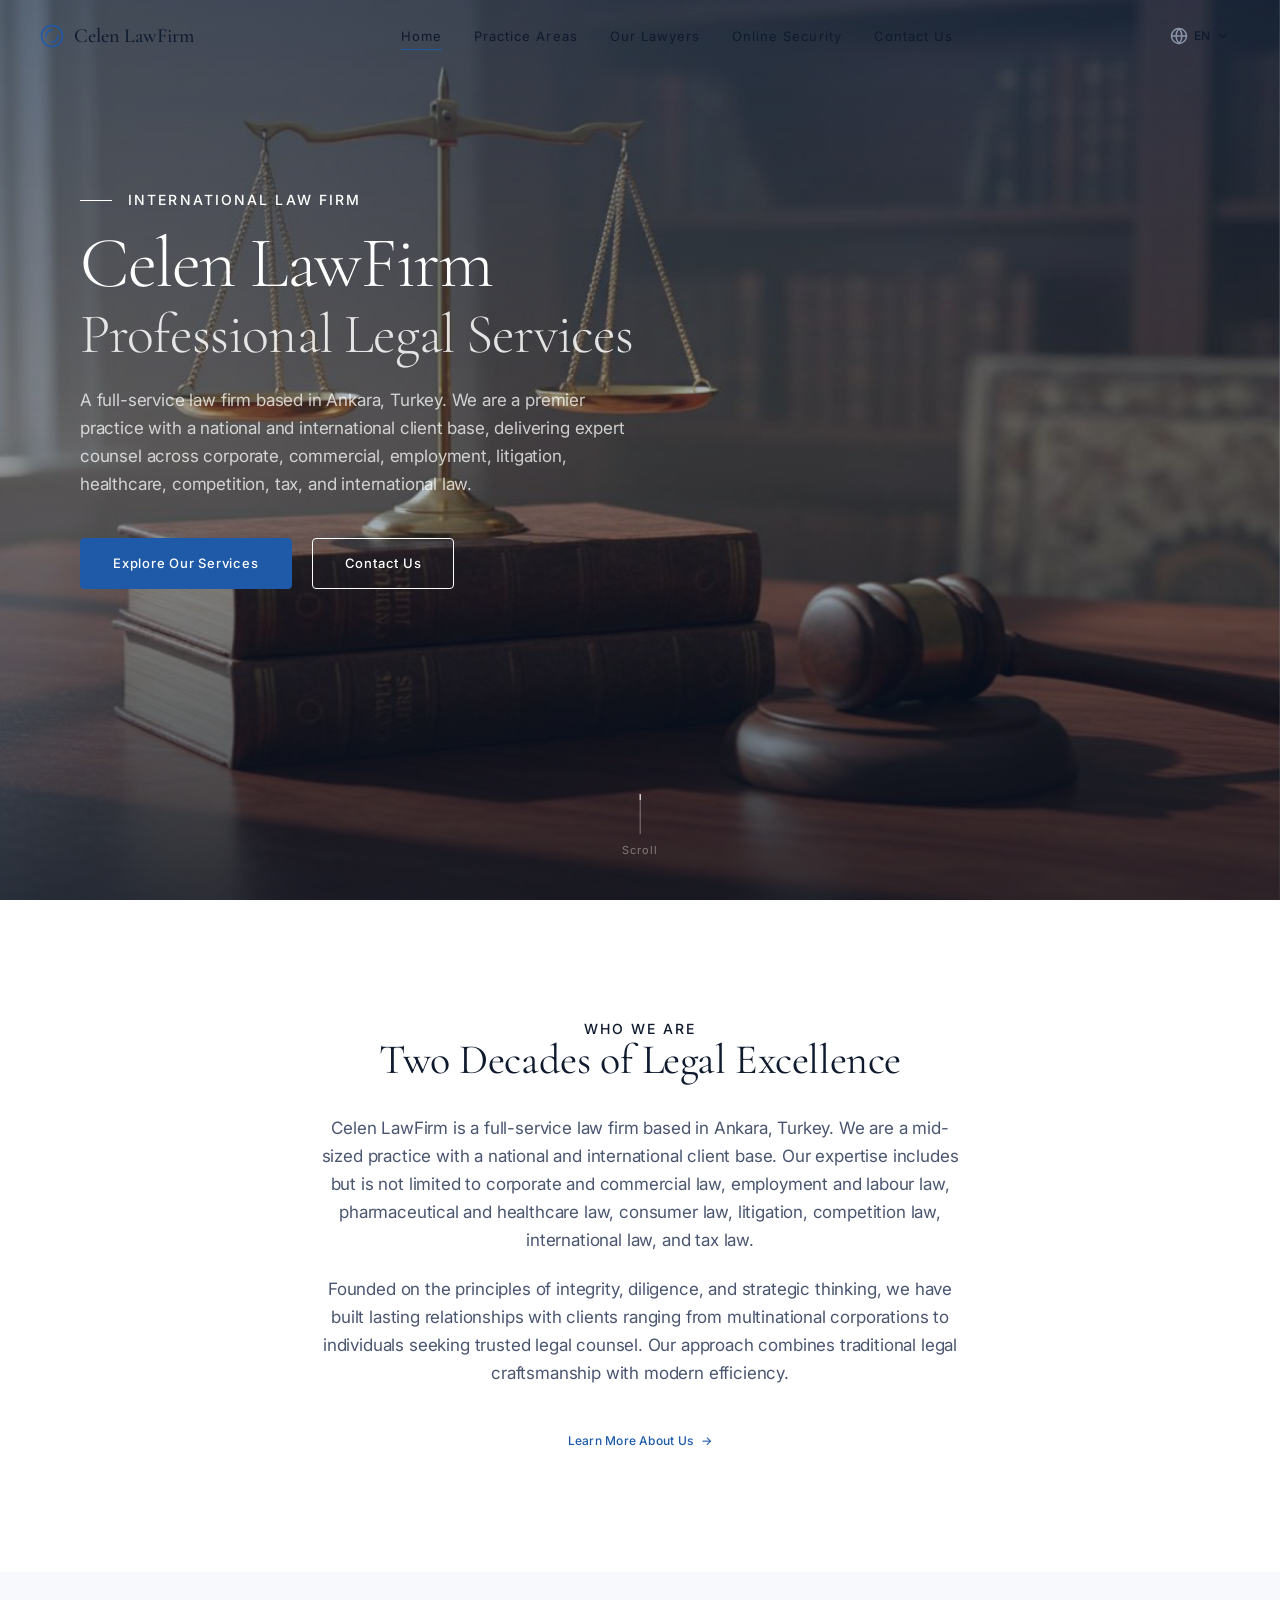
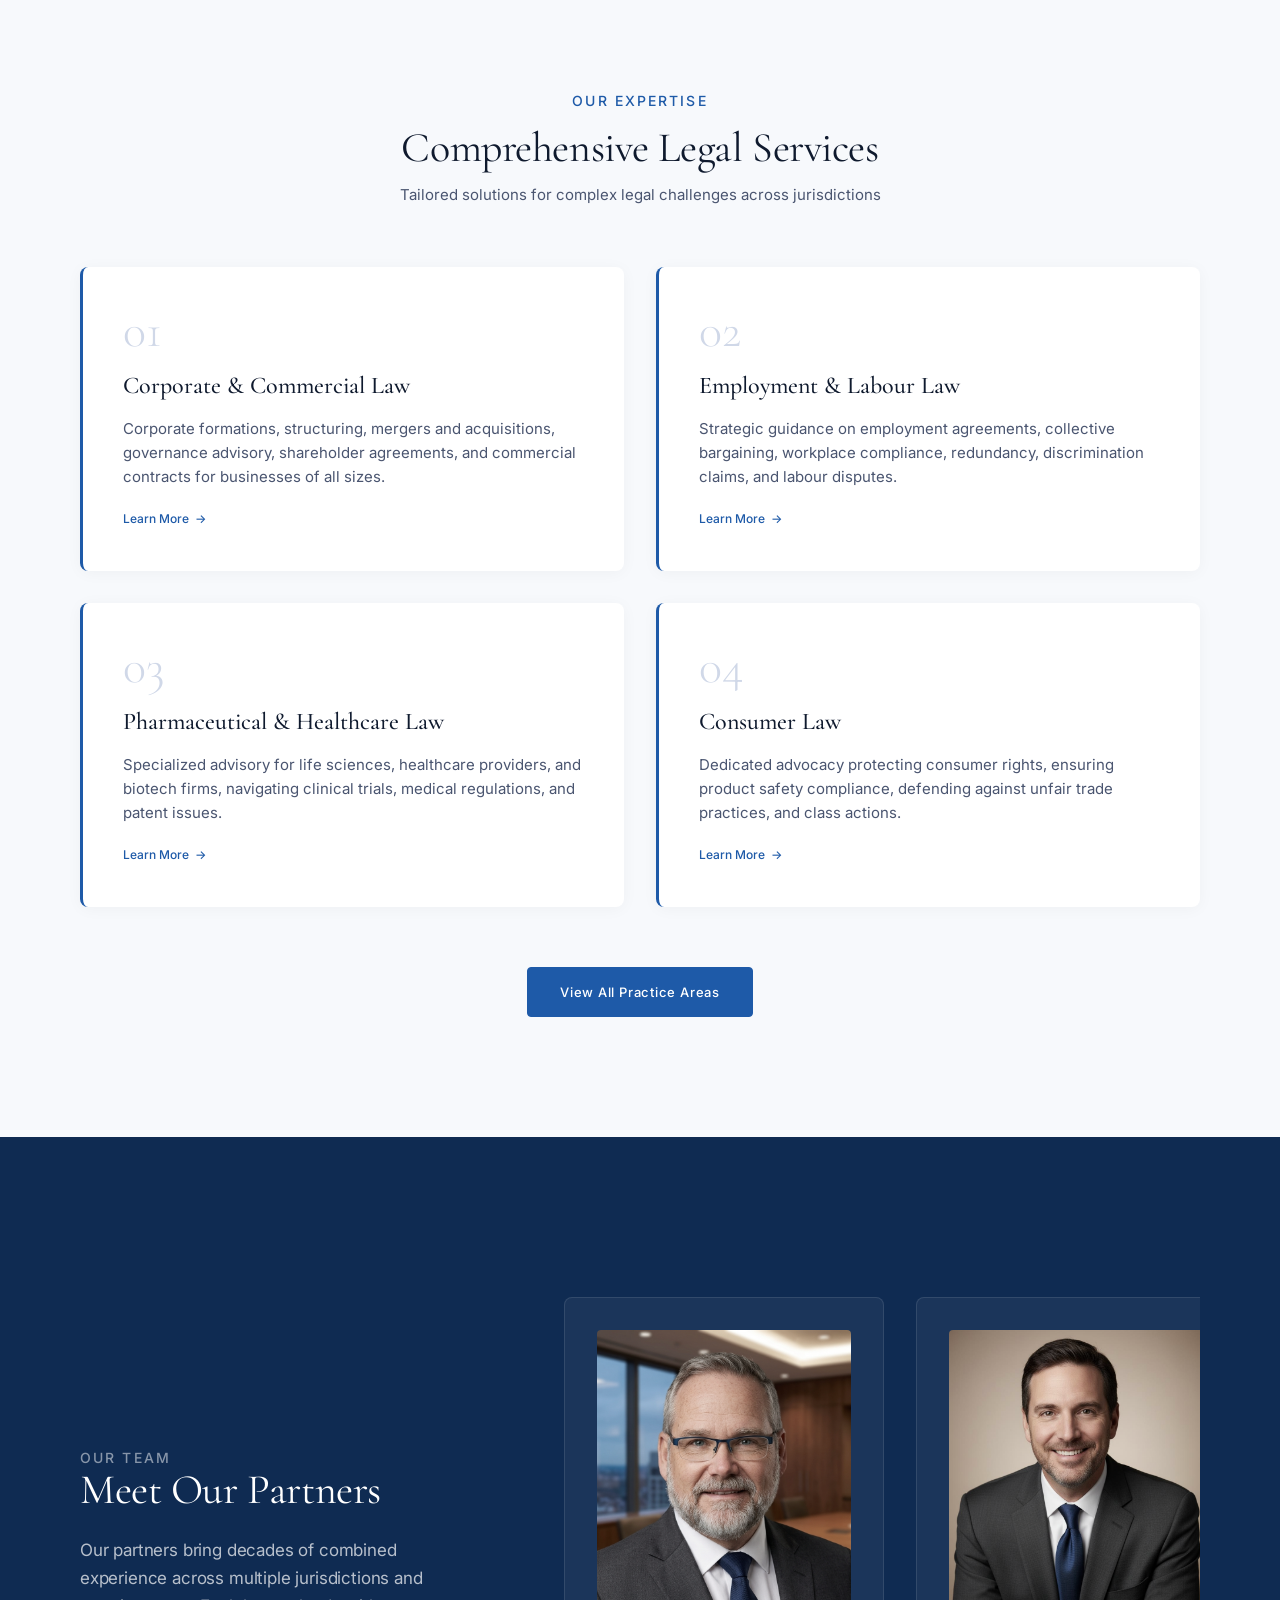
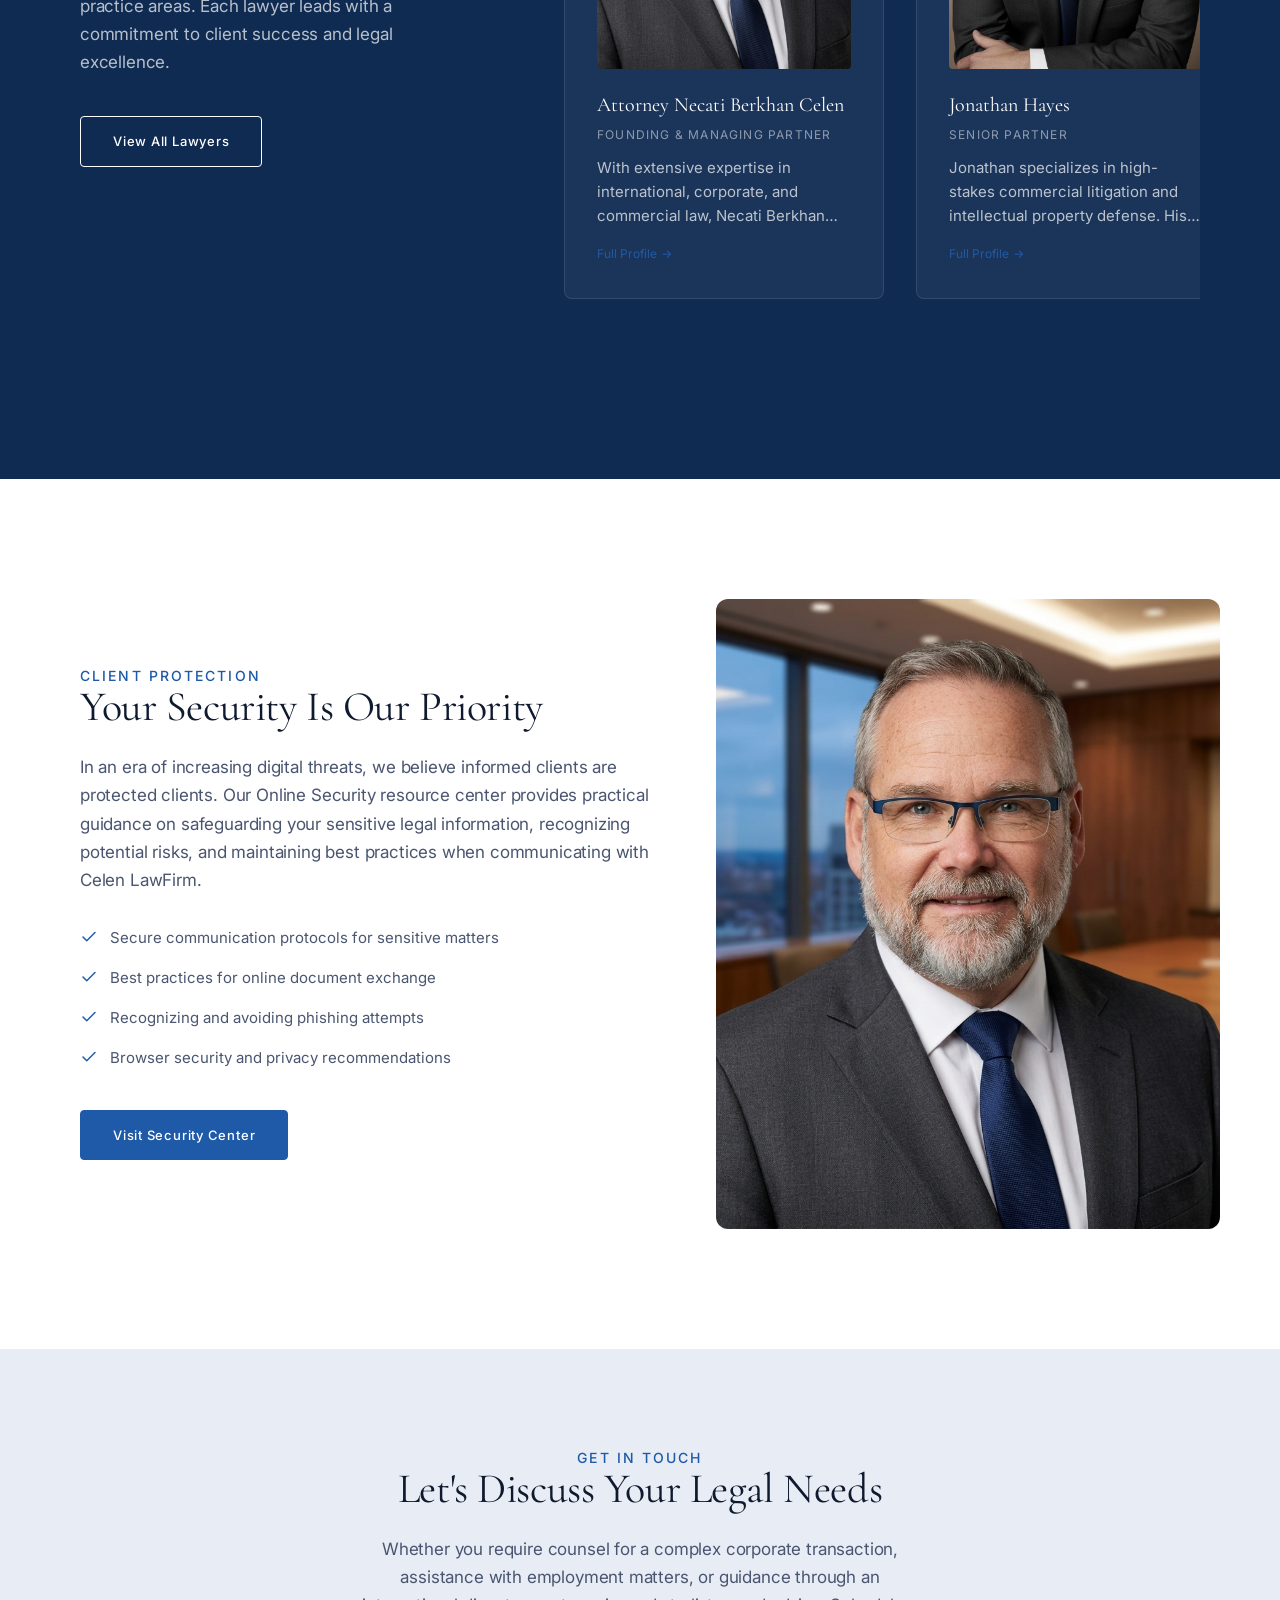
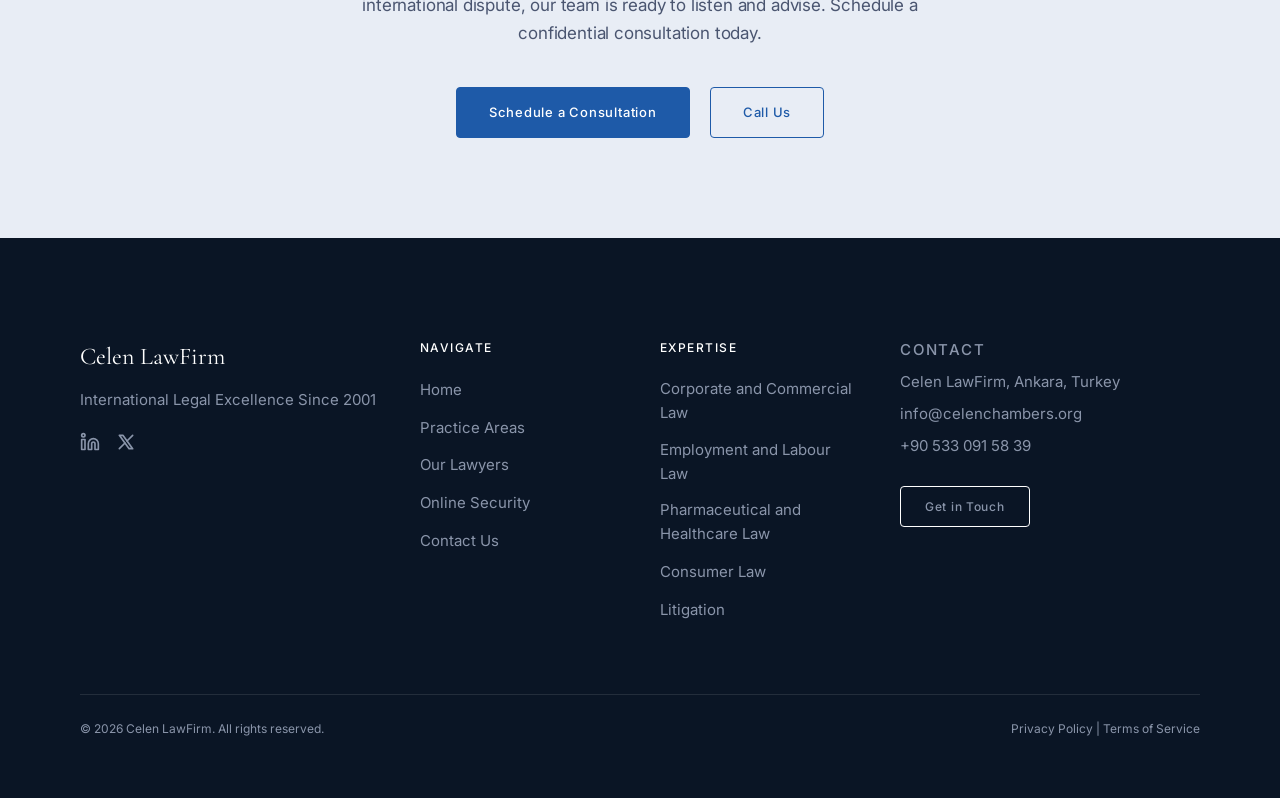
<file: web/index.html>
<!DOCTYPE html>
<html lang="en" dir="ltr">

<head>
  <meta charset="UTF-8">
  <meta name="viewport" content="width=device-width, initial-scale=1.0">
  <title>Celen LawFirm | International Law Firm</title>
  <meta name="description"
    content="Celen LawFirm is a full-service international law firm based in Ankara, Turkey. Over 20 years of excellence in corporate, commercial, employment, litigation, healthcare, competition, tax, and international law.">

  <!-- Open Graph -->
  <meta property="og:title" content="Celen LawFirm | International Law Firm">
  <meta property="og:description"
    content="Full-service international law firm based in Ankara, Turkey. Over 20 years of legal excellence.">
  <meta property="og:type" content="website">
  <meta property="og:url" content="https://celenchambers.com">

  <!-- Hreflang -->
  <link rel="alternate" hreflang="en" href="https://celenchambers.com/">
  <link rel="alternate" hreflang="tr" href="https://celenchambers.com/?lang=tr">
  <link rel="alternate" hreflang="pt" href="https://celenchambers.com/?lang=pt">
  <link rel="alternate" hreflang="it" href="https://celenchambers.com/?lang=it">
  <link rel="alternate" hreflang="de" href="https://celenchambers.com/?lang=de">
  <link rel="alternate" hreflang="es" href="https://celenchambers.com/?lang=es">
  <link rel="alternate" hreflang="zh" href="https://celenchambers.com/?lang=zh">
  <link rel="alternate" hreflang="fr" href="https://celenchambers.com/?lang=fr">
  <link rel="alternate" hreflang="ar" href="https://celenchambers.com/?lang=ar">
  <link rel="alternate" hreflang="ru" href="https://celenchambers.com/?lang=ru">

  <!-- Fonts -->
  <link rel="preconnect" href="https://fonts.googleapis.com">
  <link rel="preconnect" href="https://fonts.gstatic.com" crossorigin>
  <link
    href="https://fonts.googleapis.com/css2?family=Cormorant+Garamond:wght@300;400;500;600&family=Inter:wght@300;400;500&display=swap"
    rel="stylesheet">

  <!-- Styles -->
  <link rel="stylesheet" href="css/base.css">
  <link rel="stylesheet" href="css/home.css">
</head>

<body>
  <!-- Skip Link -->
  <a href="#main" class="skip-link">Skip to main content</a>

  <!-- Navigation -->
  <header class="navbar" id="navbar" role="banner">
    <a href="index.html" class="navbar__logo" aria-label="Celen LawFirm Home">
      <svg class="navbar__logo-icon" viewBox="0 0 32 32" fill="none" xmlns="http://www.w3.org/2000/svg"
        aria-hidden="true">
        <circle cx="16" cy="16" r="14" stroke="currentColor" stroke-width="2" />
        <path d="M8 16C8 11.58 11.58 8 16 8" stroke="currentColor" stroke-width="2" stroke-linecap="round" />
        <path d="M24 16C24 20.42 20.42 24 16 24" stroke="currentColor" stroke-width="2" stroke-linecap="round" />
      </svg>
      Celen LawFirm
    </a>

    <nav class="navbar__nav" role="navigation" aria-label="Main navigation">
      <a href="index.html" class="active" data-i18n="nav.home">Home</a>
      <a href="practice-areas.html" data-i18n="nav.practiceAreas">Practice Areas</a>
      <a href="our-lawyers.html" data-i18n="nav.ourLawyers">Our Lawyers</a>
      <a href="online-security.html" data-i18n="nav.onlineSecurity">Online Security</a>
      <a href="contact-us.html" data-i18n="nav.contactUs">Contact Us</a>
    </nav>

    <div class="navbar__lang dropdown" aria-label="Language selector">
      <div class="dropdown__toggle">
        <svg viewBox="0 0 24 24" width="18" height="18" stroke="currentColor" stroke-width="2" fill="none"
          stroke-linecap="round" stroke-linejoin="round" class="lang-icon">
          <circle cx="12" cy="12" r="10"></circle>
          <line x1="2" y1="12" x2="22" y2="12"></line>
          <path d="M12 2a15.3 15.3 0 0 1 4 10 15.3 15.3 0 0 1-4 10 15.3 15.3 0 0 1-4-10 15.3 15.3 0 0 1 4-10z"></path>
        </svg>
        <span id="current-lang">EN</span>
        <svg viewBox="0 0 24 24" width="14" height="14" stroke="currentColor" stroke-width="2" fill="none"
          stroke-linecap="round" stroke-linejoin="round">
          <path d="M6 9l6 6 6-6" />
        </svg>
      </div>
      <div class="dropdown__menu">
        <button class="active" data-lang="en" aria-label="English">English</button>
        <button data-lang="tr" aria-label="Turkish">Türkçe</button>
        <button data-lang="pt" aria-label="Portuguese">Português</button>
        <button data-lang="it" aria-label="Italian">Italiano</button>
        <button data-lang="de" aria-label="German">Deutsch</button>
        <button data-lang="es" aria-label="Spanish">Español</button>
        <button data-lang="zh" aria-label="Chinese">中文</button>
        <button data-lang="fr" aria-label="French">Français</button>
        <button data-lang="ar" aria-label="Arabic">العربية</button>
        <button data-lang="ru" aria-label="Russian">Русский</button>
      </div>
    </div>

    <button class="navbar__toggle" id="menuToggle" aria-label="Toggle menu" aria-expanded="false">
      <span></span>
      <span></span>
    </button>
  </header>

  <!-- Mobile Menu -->
  <div class="mobile-menu" id="mobileMenu" role="dialog" aria-label="Mobile navigation">
    <a href="index.html" data-i18n="nav.home">Home</a>
    <a href="practice-areas.html" data-i18n="nav.practiceAreas">Practice Areas</a>
    <a href="our-lawyers.html" data-i18n="nav.ourLawyers">Our Lawyers</a>
    <a href="online-security.html" data-i18n="nav.onlineSecurity">Online Security</a>
    <a href="contact-us.html" data-i18n="nav.contactUs">Contact Us</a>
    <div class="mobile-menu__lang dropdown">
      <div class="dropdown__menu--static">
        <div class="mobile-lang-header">
          <svg viewBox="0 0 24 24" width="18" height="18" stroke="currentColor" stroke-width="2" fill="none"
            stroke-linecap="round" stroke-linejoin="round">
            <circle cx="12" cy="12" r="10"></circle>
            <line x1="2" y1="12" x2="22" y2="12"></line>
            <path d="M12 2a15.3 15.3 0 0 1 4 10 15.3 15.3 0 0 1-4 10 15.3 15.3 0 0 1-4-10 15.3 15.3 0 0 1 4-10z"></path>
          </svg>
          <span>Select Language</span>
        </div>
        <button class="active" data-lang="en">English</button>
        <button data-lang="tr">Türkçe</button>
        <button data-lang="pt">Português</button>
        <button data-lang="it">Italiano</button>
        <button data-lang="de">Deutsch</button>
        <button data-lang="es">Español</button>
        <button data-lang="zh">中文</button>
        <button data-lang="fr">Français</button>
        <button data-lang="ar">العربية</button>
        <button data-lang="ru">Русский</button>
      </div>
    </div>
  </div>

  <main id="main">
    <!-- Hero Section -->
    <section class="hero" aria-label="Hero">
      <div class="hero__bg" role="img" aria-label="Legal scales of justice on law books"></div>
      <div class="hero__overlay"></div>
      <div class="hero__content">
        <p class="hero__label label-xl">
          <span class="hero__label-line"></span>
          <span data-i18n="home.hero.label">International Law Firm</span>
        </p>
        <h1 class="hero__title display-xl" data-i18n="home.hero.title">Celen LawFirm</h1>
        <p class="hero__title-sub display-l" data-i18n="home.hero.subtitle">Professional Legal Services</p>
        <p class="hero__subtitle body-l" data-i18n="home.hero.description">
          A full-service law firm based in Ankara, Turkey. We are a premier practice with a national and international
          client base, delivering expert counsel across corporate, commercial, employment, litigation, healthcare,
          competition, tax, and international law.
        </p>
        <div class="hero__cta">
          <a href="practice-areas.html" class="btn btn-primary" data-i18n="home.hero.ctaPrimary">Explore Our Services</a>
          <a href="contact-us.html" class="btn btn-secondary-white" data-i18n="home.hero.ctaSecondary">Contact Us</a>
        </div>
      </div>
      <div class="hero__scroll" aria-hidden="true">
        <div class="hero__scroll-line">
          <div class="hero__scroll-dot"></div>
        </div>
        <span class="hero__scroll-text">Scroll</span>
      </div>
    </section>

    <!-- About Section -->
    <section class="about section-padding" aria-labelledby="about-heading">
      <div class="container-narrow">
        <p class="label-xl" data-animate="heading" data-i18n="home.about.label">Who We Are</p>
        <div class="decorative-line" data-animate="fade-up" data-delay="1"></div>
        <h2 id="about-heading" class="heading-l" data-animate="heading" data-delay="1" data-i18n="home.about.heading">Two Decades of Legal Excellence
        </h2>
        <p class="body-l about__body" data-animate="fade-up" data-delay="2" data-i18n="home.about.body1">
          Celen LawFirm is a full-service law firm based in Ankara, Turkey. We are a premier practice with a
          national and international client base. Our expertise includes but is not limited to corporate and commercial
          law, employment and labour law, pharmaceutical and healthcare law, consumer law, litigation, competition law,
          international law, and tax law.
        </p>
        <p class="body-l about__body" data-animate="fade-up" data-delay="3" data-i18n="home.about.body2">
          Founded on the principles of integrity, diligence, and strategic thinking, we have built lasting relationships
          with clients ranging from multinational corporations to individuals seeking trusted legal counsel. Our
          approach combines traditional legal craftsmanship with modern efficiency.
        </p>
        <div class="about__cta" data-animate="fade-up" data-delay="4">
          <a href="our-lawyers.html" class="btn btn-tertiary"><span data-i18n="home.about.cta">Learn More About Us</span> <span class="arrow">&rarr;</span></a>
        </div>
      </div>
    </section>

    <!-- Practice Areas Overview -->
    <section class="practice-overview section-padding" aria-labelledby="practice-heading">
      <div class="container">
        <header class="section-header" data-animate="heading">
          <p class="label-xl" data-i18n="home.practice.label">Our Expertise</p>
          <h2 id="practice-heading" class="heading-l" data-i18n="home.practice.heading">Comprehensive Legal Services</h2>
          <p class="body-m" data-i18n="home.practice.subtext">Tailored solutions for complex legal challenges across jurisdictions</p>
        </header>

        <div class="practice-overview__grid">
          <article class="practice-card" data-animate="fade-up" data-delay="1">
            <span class="practice-card__number" data-i18n="home.practice.card1.number">01</span>
            <h3 class="practice-card__title" data-i18n="home.practice.card1.title">Corporate &amp; Commercial Law</h3>
            <p class="practice-card__desc" data-i18n="home.practice.card1.desc">Corporate formations, structuring, mergers and acquisitions, governance
              advisory, shareholder agreements, and commercial contracts for businesses of all sizes.</p>
            <a href="practice-areas.html#corporate" class="practice-card__link"><span data-i18n="home.practice.card1.link">Learn More</span> <span>&rarr;</span></a>
          </article>

          <article class="practice-card" data-animate="fade-up" data-delay="2">
            <span class="practice-card__number" data-i18n="home.practice.card2.number">02</span>
            <h3 class="practice-card__title" data-i18n="home.practice.card2.title">Employment &amp; Labour Law</h3>
            <p class="practice-card__desc" data-i18n="home.practice.card2.desc">Strategic guidance on employment agreements, collective bargaining, workplace
              compliance, redundancy, discrimination claims, and labour disputes.</p>
            <a href="practice-areas.html#employment" class="practice-card__link"><span data-i18n="home.practice.card2.link">Learn More</span> <span>&rarr;</span></a>
          </article>

          <article class="practice-card" data-animate="fade-up" data-delay="3">
            <span class="practice-card__number" data-i18n="home.practice.card3.number">03</span>
            <h3 class="practice-card__title" data-i18n="home.practice.card3.title">Pharmaceutical &amp; Healthcare Law</h3>
            <p class="practice-card__desc" data-i18n="home.practice.card3.desc">Specialized advisory for life sciences, healthcare providers, and biotech
              firms, navigating clinical trials, medical regulations, and patent issues.</p>
            <a href="practice-areas.html#healthcare" class="practice-card__link"><span data-i18n="home.practice.card3.link">Learn More</span> <span>&rarr;</span></a>
          </article>

          <article class="practice-card" data-animate="fade-up" data-delay="4">
            <span class="practice-card__number" data-i18n="home.practice.card4.number">04</span>
            <h3 class="practice-card__title" data-i18n="home.practice.card4.title">Consumer Law</h3>
            <p class="practice-card__desc" data-i18n="home.practice.card4.desc">Dedicated advocacy protecting consumer rights, ensuring product safety
              compliance, defending against unfair trade practices, and class actions.</p>
            <a href="practice-areas.html#consumer" class="practice-card__link"><span data-i18n="home.practice.card4.link">Learn More</span> <span>&rarr;</span></a>
          </article>
        </div>

        <div class="practice-overview__cta" data-animate="fade-up" data-delay="5">
          <a href="practice-areas.html" class="btn btn-primary" data-i18n="home.practice.cta">View All Practice Areas</a>
        </div>
      </div>
    </section>

    <!-- Featured Lawyers -->
    <section class="featured-lawyers section-padding-lg" aria-labelledby="lawyers-heading">
      <div class="container">
        <div class="featured-lawyers__layout">
          <div class="featured-lawyers__header" data-animate="fade-left">
            <p class="label-xl" data-i18n="home.lawyers.label">Our Team</p>
            <h2 id="lawyers-heading" class="heading-l" data-i18n="home.lawyers.heading">Meet Our Partners</h2>
            <p class="body-l" data-i18n="home.lawyers.body">Our senior partners bring decades of combined experience across multiple jurisdictions and
              practice areas. Each partner leads with a commitment to client success and legal excellence.</p>
            <a href="our-lawyers.html" class="btn btn-secondary-white" data-i18n="home.lawyers.cta">View All Lawyers</a>
          </div>

          <div class="featured-lawyers__scroll" data-animate="fade-right" data-delay="2">
            <article class="lawyer-preview">
              <img src="images/partner-portrait-1.jpg" alt="Attorney Necati Berkhan Celen portrait"
                class="lawyer-preview__photo" loading="lazy">
              <h3 class="lawyer-preview__name">Attorney Necati Berkhan Celen</h3>
              <p class="lawyer-preview__title">Founding &amp; Managing Partner</p>
              <p class="lawyer-preview__bio">With extensive expertise in international, corporate, and commercial law,
                Necati Berkhan Celen leads the firm in representing cross-border client portfolios and structuring
                complex corporate compliance models.</p>
              <a href="our-lawyers.html" class="lawyer-preview__link">Full Profile <span>&rarr;</span></a>
            </article>

            <article class="lawyer-preview">
              <img src="images/partner-portrait-2.jpg" alt="Jonathan Hayes portrait" class="lawyer-preview__photo"
                loading="lazy">
              <h3 class="lawyer-preview__name">Jonathan Hayes</h3>
              <p class="lawyer-preview__title">Senior Partner</p>
              <p class="lawyer-preview__bio">Jonathan specializes in high-stakes commercial litigation and intellectual
                property defense. His tactical approach has secured landmark rulings in both domestic and international
                arbitration courts.</p>
              <a href="our-lawyers.html" class="lawyer-preview__link">Full Profile <span>&rarr;</span></a>
            </article>

            <article class="lawyer-preview">
              <img src="images/partner-portrait-3.jpg" alt="Ayşe Yılmaz portrait" class="lawyer-preview__photo"
                loading="lazy">
              <h3 class="lawyer-preview__name">Ayşe Yılmaz</h3>
              <p class="lawyer-preview__title">Partner</p>
              <p class="lawyer-preview__bio">Ayşe heads our private client practice, offering discreet, sophisticated
                counsel on wealth preservation, estate planning, and intricate tax structuring for ultra-high-net-worth
                individuals.</p>
              <a href="our-lawyers.html" class="lawyer-preview__link">Full Profile <span>&rarr;</span></a>
            </article>
          </div>
        </div>
      </div>
    </section>

    <!-- Security CTA Section -->
    <section class="security-cta section-padding" aria-labelledby="security-heading">
      <div class="container">
        <div class="security-cta__layout">
          <div class="security-cta__content">
            <p class="label-xl" data-animate="heading" data-i18n="home.security.label">Client Protection</p>
            <h2 id="security-heading" class="heading-l" data-animate="heading" data-delay="1" data-i18n="home.security.heading">Your Security Is Our
              Priority</h2>
            <p class="body-l" data-animate="fade-up" data-delay="2" data-i18n="home.security.body">
              In an era of increasing digital threats, we believe informed clients are protected clients. Our Online
              Security resource center provides practical guidance on safeguarding your sensitive legal information,
              recognizing potential risks, and maintaining best practices when communicating with our firm.
            </p>
            <ul class="security-cta__list" data-animate="fade-up" data-delay="3">
              <li class="security-cta__item">
                <svg viewBox="0 0 24 24" fill="none" stroke="currentColor" stroke-width="2" stroke-linecap="round"
                  stroke-linejoin="round" aria-hidden="true">
                  <polyline points="20 6 9 17 4 12"></polyline>
                </svg>
                <span data-i18n="home.security.items.0">Secure communication protocols for sensitive matters</span>
              </li>
              <li class="security-cta__item">
                <svg viewBox="0 0 24 24" fill="none" stroke="currentColor" stroke-width="2" stroke-linecap="round"
                  stroke-linejoin="round" aria-hidden="true">
                  <polyline points="20 6 9 17 4 12"></polyline>
                </svg>
                <span data-i18n="home.security.items.1">Best practices for online document exchange</span>
              </li>
              <li class="security-cta__item">
                <svg viewBox="0 0 24 24" fill="none" stroke="currentColor" stroke-width="2" stroke-linecap="round"
                  stroke-linejoin="round" aria-hidden="true">
                  <polyline points="20 6 9 17 4 12"></polyline>
                </svg>
                <span data-i18n="home.security.items.2">Recognizing and avoiding phishing attempts</span>
              </li>
              <li class="security-cta__item">
                <svg viewBox="0 0 24 24" fill="none" stroke="currentColor" stroke-width="2" stroke-linecap="round"
                  stroke-linejoin="round" aria-hidden="true">
                  <polyline points="20 6 9 17 4 12"></polyline>
                </svg>
                <span data-i18n="home.security.items.3">Browser security and privacy recommendations</span>
              </li>
            </ul>
            <div class="security-cta__btn" data-animate="fade-up" data-delay="4">
              <a href="online-security.html" class="btn btn-primary" data-i18n="home.security.cta">Visit Security Center</a>
            </div>
          </div>
          <div class="security-cta__image" data-animate="scale-in" data-delay="2">
            <img src="images/lawyer.jpg" alt="Smartphone displaying security shield icon" loading="lazy">
          </div>
        </div>
      </div>
    </section>

    <!-- Contact Invitation -->
    <section class="contact-invite" style="padding: 10rem 0;" aria-labelledby="contact-heading">
      <div class="container-narrow">
        <p class="label-xl" data-animate="heading" data-i18n="home.contact.label">Get in Touch</p>
        <div class="decorative-line" data-animate="fade-up" data-delay="1"></div>
        <h2 id="contact-heading" class="heading-l" data-animate="heading" data-delay="1" data-i18n="home.contact.heading">Let's Discuss Your Legal Needs
        </h2>
        <p class="body-l" data-animate="fade-up" data-delay="2" data-i18n="home.contact.body">
          Whether you require counsel for a complex corporate transaction, assistance with estate planning, or guidance
          through a commercial dispute, our team is ready to listen and advise. Schedule a confidential consultation
          today.
        </p>
        <div class="contact-invite__cta" data-animate="fade-up" data-delay="3">
          <a href="contact-us.html" class="btn btn-primary" data-i18n="home.contact.ctaPrimary">Schedule a Consultation</a>
          <a href="tel:+90312XXXXXX" class="btn btn-secondary" data-i18n="home.contact.ctaSecondary">Call Us</a>
        </div>
      </div>
    </section>
  </main>

  <!-- Footer -->
  <footer class="footer" role="contentinfo">
    <div class="container">
      <div class="footer__grid" data-animate="fade-up">
        <div>
          <p class="footer__brand">Celen LawFirm</p>
          <p class="footer__tagline" data-i18n="footer.tagline">International Legal Excellence Since 2001</p>
          <div class="footer__socials">
            <a href="#" aria-label="LinkedIn">
              <svg width="20" height="20" viewBox="0 0 24 24" fill="none" stroke="currentColor" stroke-width="2"
                stroke-linecap="round" stroke-linejoin="round">
                <path d="M16 8a6 6 0 0 1 6 6v7h-4v-7a2 2 0 0 0-2-2 2 2 0 0 0-2 2v7h-4v-7a6 6 0 0 1 6-6z" />
                <rect x="2" y="9" width="4" height="12" />
                <circle cx="4" cy="4" r="2" />
              </svg>
            </a>
            <a href="#" aria-label="X (Twitter)">
              <svg width="20" height="20" viewBox="0 0 24 24" fill="none" stroke="currentColor" stroke-width="2"
                stroke-linecap="round" stroke-linejoin="round">
                <path d="M4 4l11.733 16h4.267l-11.733-16z" />
                <path d="M4 20l6.768-6.768m2.46-2.46L20 4" />
              </svg>
            </a>
          </div>
        </div>

        <div>
          <p class="footer__heading" data-i18n="footer.navigate">Navigate</p>
          <ul class="footer__links">
            <li><a href="index.html" data-i18n="nav.home">Home</a></li>
            <li><a href="practice-areas.html" data-i18n="nav.practiceAreas">Practice Areas</a></li>
            <li><a href="our-lawyers.html" data-i18n="nav.ourLawyers">Our Lawyers</a></li>
            <li><a href="online-security.html" data-i18n="nav.onlineSecurity">Online Security</a></li>
            <li><a href="contact-us.html" data-i18n="nav.contactUs">Contact Us</a></li>
          </ul>
        </div>

        <div>
          <p class="footer__heading" data-i18n="footer.expertise">Expertise</p>
          <ul class="footer__links">
            <li><a href="practice-areas.html#corporate" data-i18n="practiceAreas.corporate.title">Corporate &amp; Commercial</a></li>
            <li><a href="practice-areas.html#employment" data-i18n="practiceAreas.employment.title">Employment &amp; Labour</a></li>
            <li><a href="practice-areas.html#healthcare" data-i18n="practiceAreas.healthcare.title">Pharmaceutical &amp; Healthcare</a></li>
            <li><a href="practice-areas.html#consumer" data-i18n="practiceAreas.consumer.title">Consumer Law</a></li>
            <li><a href="practice-areas.html#litigation" data-i18n="practiceAreas.litigation.title">Litigation</a></li>
          </ul>
        </div>

        <div class="footer__contact">
          <p class="footer__heading" data-i18n="footer.contact">Contact</p>
          <p>Celen LawFirm, Ankara, Turkey</p>
          <p><a href="mailto:info@celenchambers.org">info@celenchambers.org</a></p>
          <p><a href="tel:+905330915839">+90 533 091 58 39</a></p>
          <a href="contact-us.html" class="btn btn-secondary-white" data-i18n="footer.cta">Get in Touch</a>
        </div>
      </div>

      <div class="footer__bottom">
        <p data-i18n="footer.copyright">&copy; 2026 Celen LawFirm. All rights reserved.</p>
        <p><a href="#" data-i18n="footer.privacy">Privacy Policy</a> | <a href="#" data-i18n="footer.terms">Terms of Service</a></p>
      </div>
    </div>
  </footer>

  <script src="js/app.js"></script>
</body>

</html>
</file>
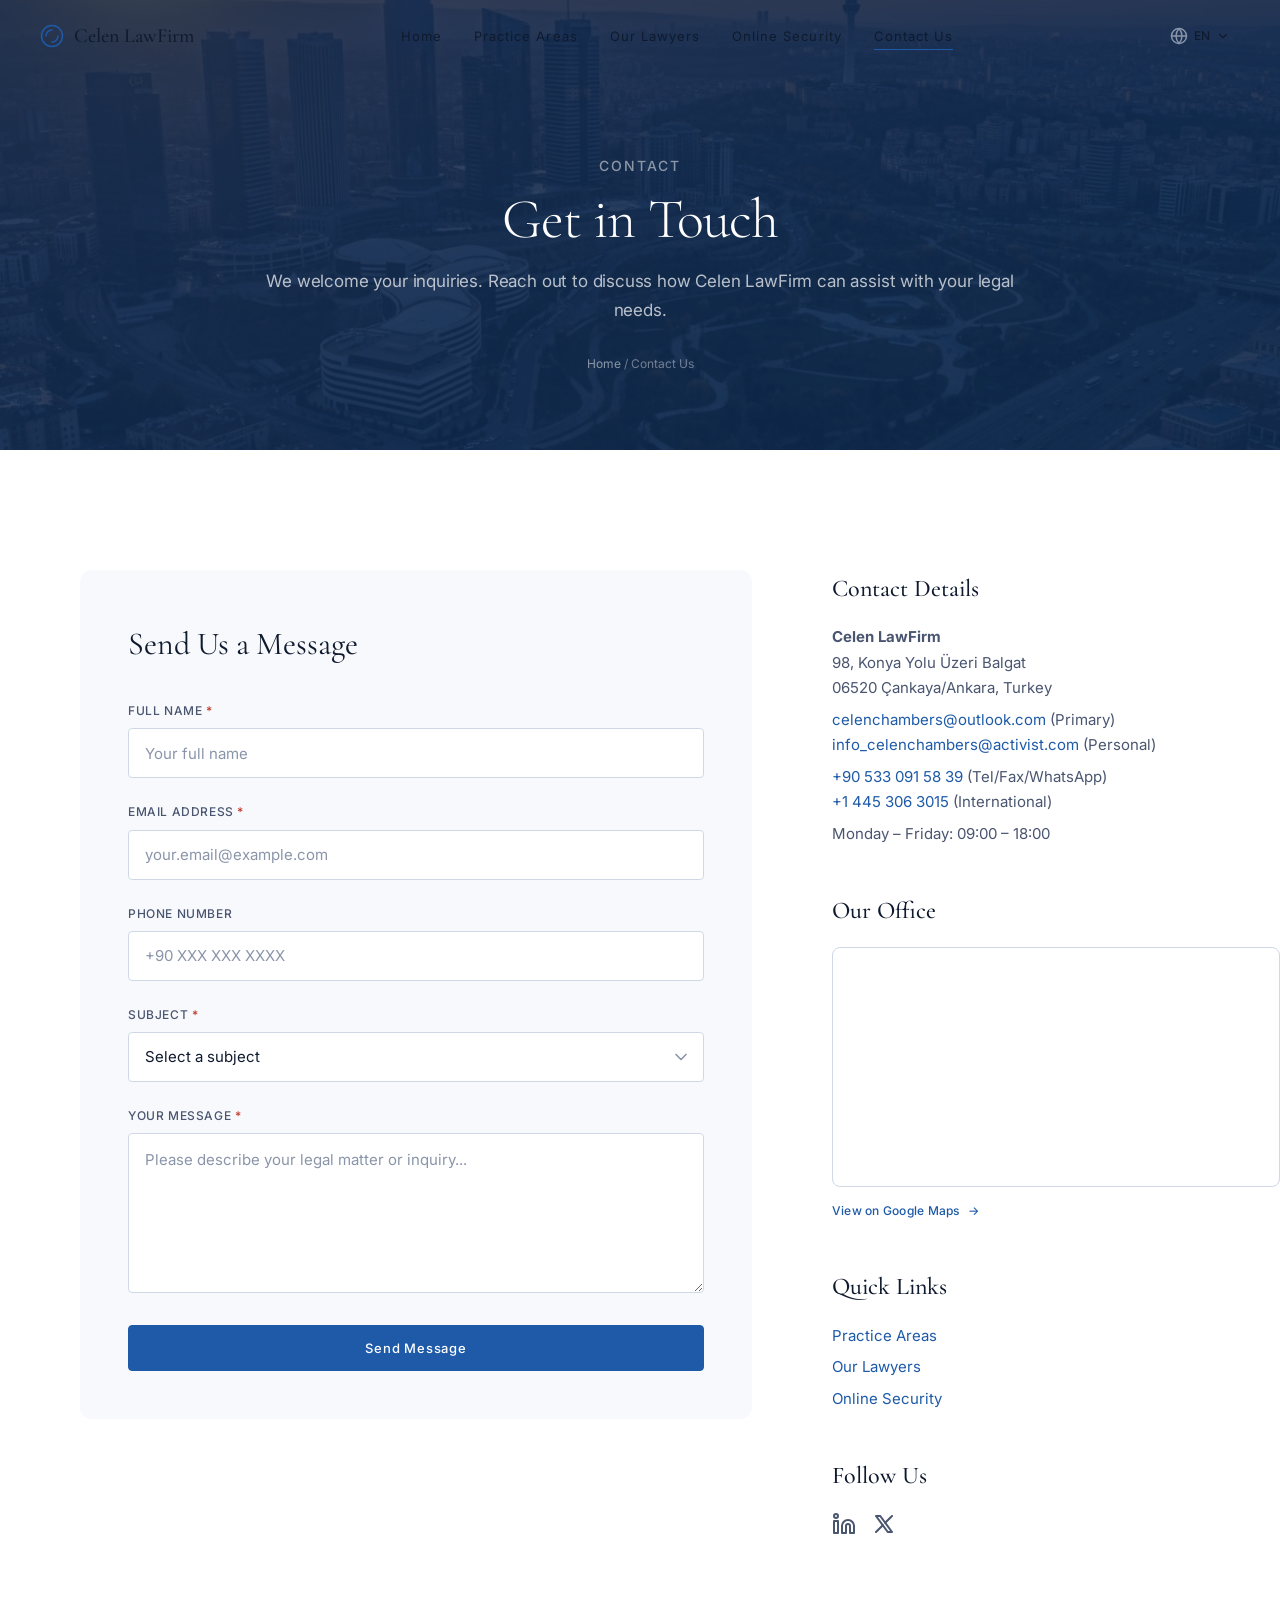
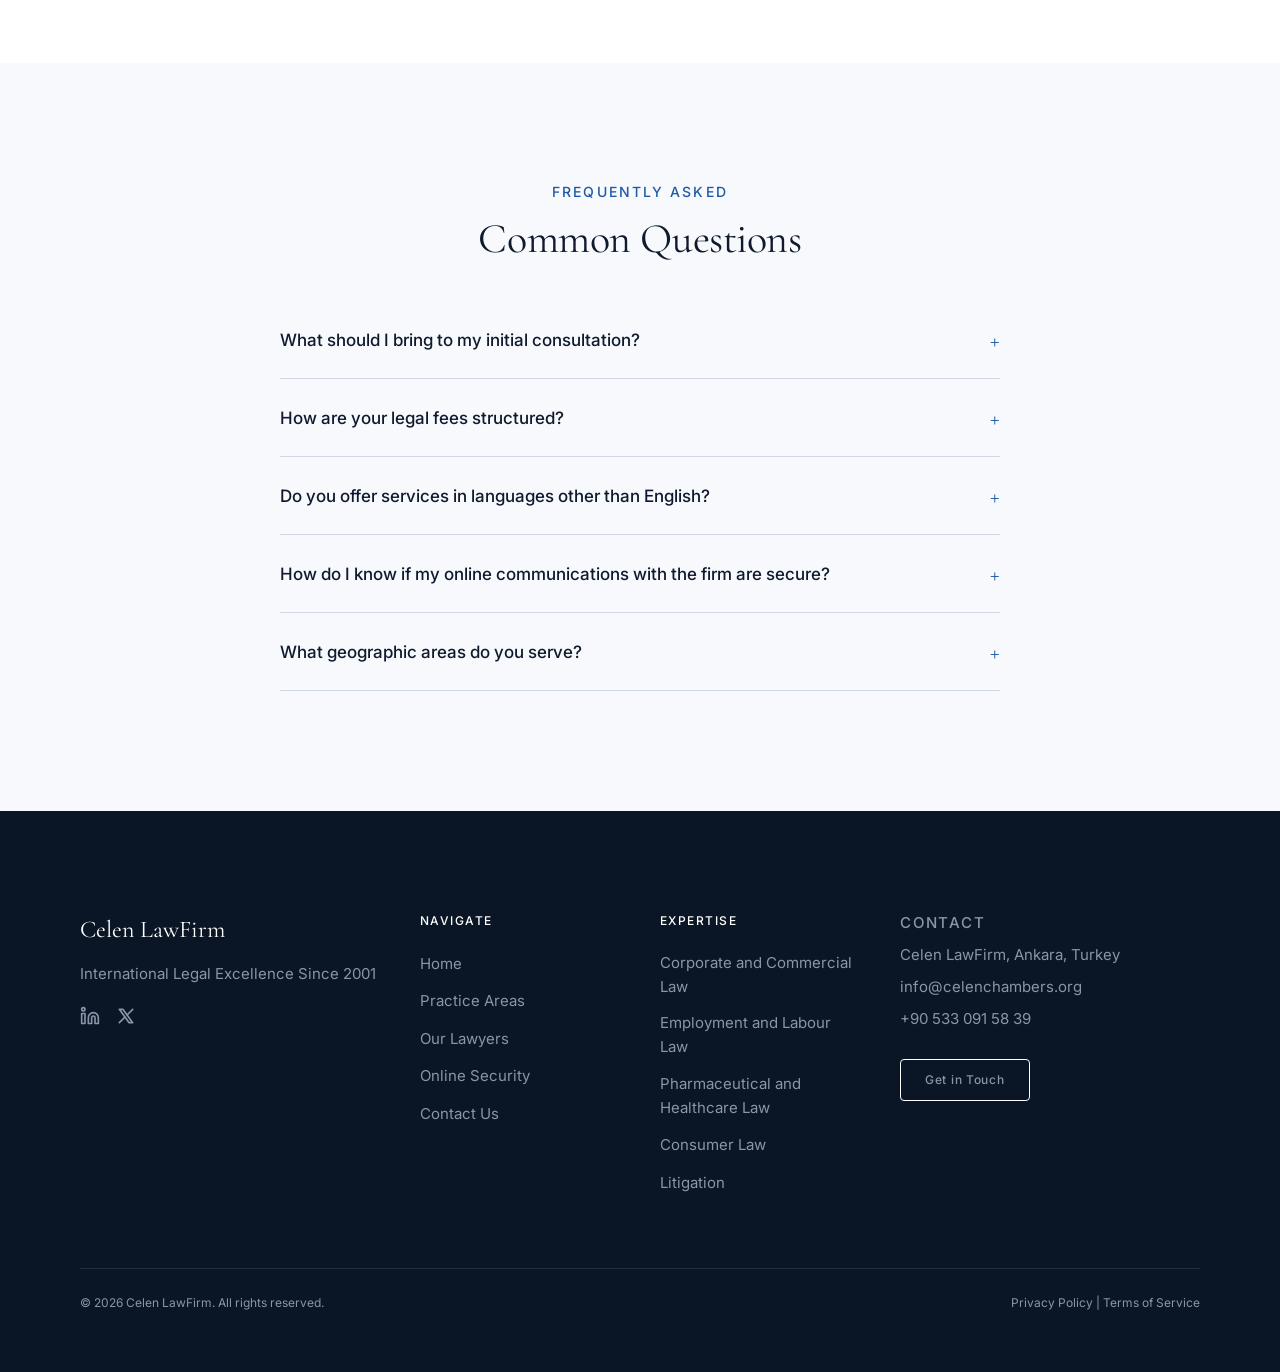
<file: web/contact-us.html>
<!DOCTYPE html>
<html lang="en" dir="ltr">

<head>
  <meta charset="UTF-8">
  <meta name="viewport" content="width=device-width, initial-scale=1.0">
  <title>Contact Us | Celen LawFirm</title>
  <meta name="description"
    content="Contact Celen LawFirm for a confidential consultation. Reach our team in Ankara, Turkey for corporate, commercial, employment, healthcare, litigation, and international law matters.">

  <link rel="preconnect" href="https://fonts.googleapis.com">
  <link rel="preconnect" href="https://fonts.gstatic.com" crossorigin>
  <link
    href="https://fonts.googleapis.com/css2?family=Cormorant+Garamond:wght@300;400;500;600&family=Inter:wght@300;400;500&display=swap"
    rel="stylesheet">

  <link rel="stylesheet" href="css/base.css">
  <link rel="stylesheet" href="css/contact-us.css">
</head>

<body>
  <a href="#main" class="skip-link">Skip to main content</a>

  <header class="navbar scrolled" id="navbar" role="banner">
    <a href="index.html" class="navbar__logo" aria-label="Celen LawFirm Home">
      <svg class="navbar__logo-icon" viewBox="0 0 32 32" fill="none" xmlns="http://www.w3.org/2000/svg"
        aria-hidden="true">
        <circle cx="16" cy="16" r="14" stroke="currentColor" stroke-width="2" />
        <path d="M8 16C8 11.58 11.58 8 16 8" stroke="currentColor" stroke-width="2" stroke-linecap="round" />
        <path d="M24 16C24 20.42 20.42 24 16 24" stroke="currentColor" stroke-width="2" stroke-linecap="round" />
      </svg>
      Celen LawFirm
    </a>

    <nav class="navbar__nav" role="navigation" aria-label="Main navigation">
      <a href="index.html" data-i18n="nav.home">Home</a>
      <a href="practice-areas.html" data-i18n="nav.practiceAreas">Practice Areas</a>
      <a href="our-lawyers.html" data-i18n="nav.ourLawyers">Our Lawyers</a>
      <a href="online-security.html" data-i18n="nav.onlineSecurity">Online Security</a>
      <a href="contact-us.html" class="active" data-i18n="nav.contactUs">Contact Us</a>
    </nav>

    <div class="navbar__lang dropdown" aria-label="Language selector">
      <div class="dropdown__toggle">
        <svg viewBox="0 0 24 24" width="18" height="18" stroke="currentColor" stroke-width="2" fill="none"
          stroke-linecap="round" stroke-linejoin="round" class="lang-icon">
          <circle cx="12" cy="12" r="10"></circle>
          <line x1="2" y1="12" x2="22" y2="12"></line>
          <path d="M12 2a15.3 15.3 0 0 1 4 10 15.3 15.3 0 0 1-4 10 15.3 15.3 0 0 1-4-10 15.3 15.3 0 0 1 4-10z"></path>
        </svg>
        <span id="current-lang">EN</span>
        <svg viewBox="0 0 24 24" width="14" height="14" stroke="currentColor" stroke-width="2" fill="none"
          stroke-linecap="round" stroke-linejoin="round">
          <path d="M6 9l6 6 6-6" />
        </svg>
      </div>
      <div class="dropdown__menu">
        <button class="active" data-lang="en" aria-label="English">English</button>
        <button data-lang="tr" aria-label="Turkish">Türkçe</button>
        <button data-lang="pt" aria-label="Portuguese">Português</button>
        <button data-lang="it" aria-label="Italian">Italiano</button>
        <button data-lang="de" aria-label="German">Deutsch</button>
        <button data-lang="es" aria-label="Spanish">Español</button>
        <button data-lang="zh" aria-label="Chinese">中文</button>
        <button data-lang="fr" aria-label="French">Français</button>
        <button data-lang="ar" aria-label="Arabic">العربية</button>
        <button data-lang="ru" aria-label="Russian">Русский</button>
      </div>
    </div>

    <button class="navbar__toggle" id="menuToggle" aria-label="Toggle menu" aria-expanded="false">
      <span></span>
      <span></span>
    </button>
  </header>

  <div class="mobile-menu" id="mobileMenu" role="dialog" aria-label="Mobile navigation">
    <a href="index.html" data-i18n="nav.home">Home</a>
    <a href="practice-areas.html" data-i18n="nav.practiceAreas">Practice Areas</a>
    <a href="our-lawyers.html" data-i18n="nav.ourLawyers">Our Lawyers</a>
    <a href="online-security.html" data-i18n="nav.onlineSecurity">Online Security</a>
    <a href="contact-us.html" data-i18n="nav.contactUs">Contact Us</a>
    <div class="mobile-menu__lang dropdown">
      <div class="dropdown__menu--static">
        <div class="mobile-lang-header">
          <svg viewBox="0 0 24 24" width="18" height="18" stroke="currentColor" stroke-width="2" fill="none"
            stroke-linecap="round" stroke-linejoin="round">
            <circle cx="12" cy="12" r="10"></circle>
            <line x1="2" y1="12" x2="22" y2="12"></line>
            <path d="M12 2a15.3 15.3 0 0 1 4 10 15.3 15.3 0 0 1-4 10 15.3 15.3 0 0 1-4-10 15.3 15.3 0 0 1 4-10z"></path>
          </svg>
          <span>Select Language</span>
        </div>
        <button class="active" data-lang="en">English</button>
        <button data-lang="tr">Türkçe</button>
        <button data-lang="pt">Português</button>
        <button data-lang="it">Italiano</button>
        <button data-lang="de">Deutsch</button>
        <button data-lang="es">Español</button>
        <button data-lang="zh">中文</button>
        <button data-lang="fr">Français</button>
        <button data-lang="ar">العربية</button>
        <button data-lang="ru">Русский</button>
      </div>
    </div>
  </div>

  <main id="main">
    <!-- Page Header -->
    <section class="page-header" aria-label="Page header">
      <div class="page-header__bg" style="background-image: url('images/page-header-contact.jpg');" role="img"
        aria-label="Ankara cityscape at golden hour"></div>
      <div class="page-header__content">
        <p class="label-xl" data-animate="heading" data-i18n="contactUs.pageHeader.label">Contact</p>
        <h1 class="display-l" data-animate="heading" data-delay="1" data-i18n="contactUs.pageHeader.heading">Get in Touch</h1>
        <p class="body-l" data-animate="fade-up" data-delay="2" data-i18n="contactUs.pageHeader.subtext">We welcome your inquiries. Reach out to discuss how
          Celen LawFirm can assist with your legal needs.</p>
        <nav class="page-header__breadcrumb" aria-label="Breadcrumb" data-animate="fade-up" data-delay="3">
          <a href="index.html" data-i18n="nav.home">Home</a> / <span data-i18n="nav.contactUs">Contact Us</span>
        </nav>
      </div>
    </section>

    <!-- Contact Form & Information -->
    <section class="contact-layout section-padding" aria-label="Contact form and firm information">
      <div class="container">
        <div class="contact-layout__grid">

          <!-- Contact Form -->
          <div class="contact-form-wrapper" data-animate="fade-left">
            <h2 class="contact-form__heading" data-i18n="contactUs.form.heading">Send Us a Message</h2>
            <form id="contactForm" action="/api/send-email" method="POST" novalidate>

              <!-- Honeypot -->
              <div class="form-honeypot" aria-hidden="true">
                <input type="text" name="website" tabindex="-1" autocomplete="off">
              </div>

              <div class="form-group">
                <label for="name"><span data-i18n="contactUs.form.name">Full Name</span> <span class="required">*</span></label>
                <input type="text" id="name" name="name" class="form-input" placeholder="Your full name" required>
                <p class="form-error" id="name-error">Please enter your full name.</p>
              </div>

              <div class="form-group">
                <label for="email"><span data-i18n="contactUs.form.email">Email Address</span> <span class="required">*</span></label>
                <input type="email" id="email" name="email" class="form-input" placeholder="your.email@example.com"
                  required>
                <p class="form-error" id="email-error">Please enter a valid email address.</p>
              </div>

              <div class="form-group">
                <label for="phone" data-i18n="contactUs.form.phone">Phone Number</label>
                <input type="tel" id="phone" name="phone" class="form-input" placeholder="+90 XXX XXX XXXX">
              </div>

              <div class="form-group">
                <label for="subject"><span data-i18n="contactUs.form.subject">Subject</span> <span class="required">*</span></label>
                <select id="subject" name="subject" class="form-select" required>
                  <option value="" disabled selected data-i18n="contactUs.form.subjects.placeholder">Select a subject</option>
                  <option value="general" data-i18n="contactUs.form.subjects.general">General Inquiry</option>
                  <option value="corporate" data-i18n="contactUs.form.subjects.corporate">Corporate and Commercial Law</option>
                  <option value="employment" data-i18n="contactUs.form.subjects.employment">Employment and Labour Law</option>
                  <option value="healthcare" data-i18n="contactUs.form.subjects.healthcare">Pharmaceutical and Healthcare Law</option>
                  <option value="consumer" data-i18n="contactUs.form.subjects.consumer">Consumer Law</option>
                  <option value="litigation" data-i18n="contactUs.form.subjects.litigation">Litigation</option>
                  <option value="competition" data-i18n="contactUs.form.subjects.competition">Competition Law</option>
                  <option value="international" data-i18n="contactUs.form.subjects.international">International Law</option>
                  <option value="tax" data-i18n="contactUs.form.subjects.tax">Tax Law</option>
                  <option value="career" data-i18n="contactUs.form.subjects.career">Career Opportunity</option>
                  <option value="security" data-i18n="contactUs.form.subjects.security">Security Concern</option>
                  <option value="other" data-i18n="contactUs.form.subjects.other">Other</option>
                </select>
                <p class="form-error" id="subject-error">Please select a subject.</p>
              </div>

              <div class="form-group">
                <label for="message"><span data-i18n="contactUs.form.message">Your Message</span> <span class="required">*</span></label>
                <textarea id="message" name="message" class="form-textarea"
                  placeholder="Please describe your legal matter or inquiry..." required></textarea>
                <p class="form-error" id="message-error">Please enter your message.</p>
              </div>

              <button type="submit" class="btn btn-primary btn-submit btn-full" id="submitBtn">
                <span class="btn-text" data-i18n="contactUs.form.submit">Send Message</span>
                <span class="spinner" aria-hidden="true"></span>
              </button>

              <div class="form-success-msg" id="successMsg" data-i18n="contactUs.form.successMsg">
                Thank you for your message. We will get back to you shortly.
              </div>
            </form>
          </div>

          <!-- Firm Information -->
          <div class="firm-info" data-animate="fade-right" data-delay="1">

            <div class="firm-info__block">
              <h3 data-i18n="contactUs.firmInfo.contactDetails">Contact Details</h3>
              <p><strong>Celen LawFirm</strong><br>98, Konya Yolu Üzeri Balgat<br>06520 Çankaya/Ankara, Turkey</p>
              <p>
                <a href="mailto:info@celenchambers.org">celenchambers@outlook.com</a> (Primary)<br>
                <a href="mailto:info_celenchambers@activist.com">info_celenchambers@activist.com</a> (Personal)
              </p>
              <p>
                <a href="tel:+905330915839">+90 533 091 58 39</a> (Tel/Fax/WhatsApp)<br>
                <a href="tel:+14453063015">+1 445 306 3015</a> (International)
              </p>
              <p data-i18n="contactUs.firmInfo.hours">Monday – Friday: 09:00 – 18:00</p>
            </div>

            <div class="firm-info__block">
              <h3 data-i18n="contactUs.firmInfo.office">Our Office</h3>
              <div class="firm-info__map">
                <iframe
                  src="https://www.google.com/maps/embed?pb=!1m18!1m12!1m3!1d3060.7719602410886!2d32.812328115379654!3d39.897455879428574!2m3!1f0!2f0!3f0!3m2!1i1024!2i768!4f13.1!3m3!1m2!1s0x14d345f7823f9011%3A0xc3b8655adbb1ea4f!2sKonya%20Yolu%20%C3%9Czeri%2C%20%C3%87ankaya%2FAnkara!5e0!3m2!1sen!2s!4v1680000000000!5m2!1sen!2s"
                  loading="lazy" referrerpolicy="no-referrer-when-downgrade"
                  title="Celen LawFirm office location in Ankara"></iframe>
              </div>
              <p style="margin-top: 1rem;"><a
                  href="https://maps.google.com/?q=98,Konya+Yolu+Uzeri+Balgat,Cankaya,Ankara,Turkey" target="_blank"
                  rel="noopener" class="btn btn-tertiary">View on Google Maps <span class="arrow">&rarr;</span></a></p>
            </div>

            <div class="firm-info__block">
              <h3 data-i18n="contactUs.firmInfo.quickLinks">Quick Links</h3>
              <p><a href="practice-areas.html" data-i18n="nav.practiceAreas">Practice Areas</a></p>
              <p><a href="our-lawyers.html" data-i18n="nav.ourLawyers">Our Lawyers</a></p>
              <p><a href="online-security.html" data-i18n="nav.onlineSecurity">Online Security</a></p>
            </div>

            <div class="firm-info__block">
              <h3 data-i18n="contactUs.firmInfo.followUs">Follow Us</h3>
              <div class="firm-info__socials">
                <a href="#" aria-label="LinkedIn">
                  <svg width="24" height="24" viewBox="0 0 24 24" fill="none" stroke="currentColor" stroke-width="2"
                    stroke-linecap="round" stroke-linejoin="round">
                    <path d="M16 8a6 6 0 0 1 6 6v7h-4v-7a2 2 0 0 0-2-2 2 2 0 0 0-2 2v7h-4v-7a6 6 0 0 1 6-6z" />
                    <rect x="2" y="9" width="4" height="12" />
                    <circle cx="4" cy="4" r="2" />
                  </svg>
                </a>
                <a href="#" aria-label="X (Twitter)">
                  <svg width="24" height="24" viewBox="0 0 24 24" fill="none" stroke="currentColor" stroke-width="2"
                    stroke-linecap="round" stroke-linejoin="round">
                    <path d="M4 4l11.733 16h4.267l-11.733-16z" />
                    <path d="M4 20l6.768-6.768m2.46-2.46L20 4" />
                  </svg>
                </a>
              </div>
            </div>

          </div>
        </div>
      </div>
    </section>

    <!-- FAQ Accordion -->
    <section class="faq-section section-padding" aria-labelledby="faq-heading">
      <div class="container">
        <header class="section-header" data-animate="heading">
          <p class="label-xl" data-i18n="contactUs.faq.label">Frequently Asked</p>
          <h2 id="faq-heading" class="heading-l" data-i18n="contactUs.faq.heading">Common Questions</h2>
        </header>

        <div class="accordion" data-animate="fade-up" data-delay="1">

          <div class="accordion__item">
            <button class="accordion__header" aria-expanded="false">
              <span class="accordion__question" data-i18n="contactUs.faq.q1">What should I bring to my initial consultation?</span>
              <span class="accordion__icon" aria-hidden="true">+</span>
            </button>
            <div class="accordion__body">
              <p class="accordion__answer" data-i18n="contactUs.faq.a1">Please bring any relevant documents, correspondence, contracts, or court
                papers related to your matter. Also bring a form of identification. The more information you provide,
                the better we can assess your situation.</p>
            </div>
          </div>

          <div class="accordion__item">
            <button class="accordion__header" aria-expanded="false">
              <span class="accordion__question" data-i18n="contactUs.faq.q2">How are your legal fees structured?</span>
              <span class="accordion__icon" aria-hidden="true">+</span>
            </button>
            <div class="accordion__body">
              <p class="accordion__answer" data-i18n="contactUs.faq.a2">Our fee structure varies depending on the nature and complexity of the
                matter. We offer hourly rates, fixed fees for certain services, and retainer arrangements. We will
                discuss fees transparently during your initial consultation.</p>
            </div>
          </div>

          <div class="accordion__item">
            <button class="accordion__header" aria-expanded="false">
              <span class="accordion__question" data-i18n="contactUs.faq.q3">Do you offer services in languages other than English?</span>
              <span class="accordion__icon" aria-hidden="true">+</span>
            </button>
            <div class="accordion__body">
              <p class="accordion__answer" data-i18n="contactUs.faq.a3">Yes, our team includes fluent speakers of Turkish, French, German, Spanish,
                and Arabic. We can also arrange interpreter services for other languages as needed.</p>
            </div>
          </div>

          <div class="accordion__item">
            <button class="accordion__header" aria-expanded="false">
              <span class="accordion__question" data-i18n="contactUs.faq.q4">How do I know if my online communications with the firm are
                secure?</span>
              <span class="accordion__icon" aria-hidden="true">+</span>
            </button>
            <div class="accordion__body">
              <p class="accordion__answer"><span data-i18n="contactUs.faq.a4">We use encrypted email and a secure client portal for document exchange. Look
                for 'https://' in the URL and never share passwords via email. For more information, visit our</span> <a
                  href="online-security.html">Online Security</a> page.</p>
            </div>
          </div>

          <div class="accordion__item">
            <button class="accordion__header" aria-expanded="false">
              <span class="accordion__question" data-i18n="contactUs.faq.q5">What geographic areas do you serve?</span>
              <span class="accordion__icon" aria-hidden="true">+</span>
            </button>
            <div class="accordion__body">
              <p class="accordion__answer" data-i18n="contactUs.faq.a5">While based in Ankara, Turkey, we serve clients nationally and
                internationally. We have experience with cross-border transactions and can coordinate with correspondent
                firms worldwide.</p>
            </div>
          </div>

        </div>
      </div>
    </section>
  </main>

  <!-- Footer -->
  <footer class="footer" role="contentinfo">
    <div class="container">
      <div class="footer__grid" data-animate="fade-up">
        <div>
          <p class="footer__brand">Celen LawFirm</p>
          <p class="footer__tagline" data-i18n="footer.tagline">International Legal Excellence Since 2001</p>
          <div class="footer__socials">
            <a href="#" aria-label="LinkedIn">
              <svg width="20" height="20" viewBox="0 0 24 24" fill="none" stroke="currentColor" stroke-width="2"
                stroke-linecap="round" stroke-linejoin="round">
                <path d="M16 8a6 6 0 0 1 6 6v7h-4v-7a2 2 0 0 0-2-2 2 2 0 0 0-2 2v7h-4v-7a6 6 0 0 1 6-6z" />
                <rect x="2" y="9" width="4" height="12" />
                <circle cx="4" cy="4" r="2" />
              </svg>
            </a>
            <a href="#" aria-label="X (Twitter)">
              <svg width="20" height="20" viewBox="0 0 24 24" fill="none" stroke="currentColor" stroke-width="2"
                stroke-linecap="round" stroke-linejoin="round">
                <path d="M4 4l11.733 16h4.267l-11.733-16z" />
                <path d="M4 20l6.768-6.768m2.46-2.46L20 4" />
              </svg>
            </a>
          </div>
        </div>
        <div>
          <p class="footer__heading" data-i18n="footer.navigate">Navigate</p>
          <ul class="footer__links">
            <li><a href="index.html" data-i18n="nav.home">Home</a></li>
            <li><a href="practice-areas.html" data-i18n="nav.practiceAreas">Practice Areas</a></li>
            <li><a href="our-lawyers.html" data-i18n="nav.ourLawyers">Our Lawyers</a></li>
            <li><a href="online-security.html" data-i18n="nav.onlineSecurity">Online Security</a></li>
            <li><a href="contact-us.html" data-i18n="nav.contactUs">Contact Us</a></li>
          </ul>
        </div>
        <div>
          <p class="footer__heading" data-i18n="footer.expertise">Expertise</p>
          <ul class="footer__links">
            <li><a href="practice-areas.html#corporate" data-i18n="practiceAreas.corporate.title">Corporate &amp; Commercial</a></li>
            <li><a href="practice-areas.html#employment" data-i18n="practiceAreas.employment.title">Employment &amp; Labour</a></li>
            <li><a href="practice-areas.html#healthcare" data-i18n="practiceAreas.healthcare.title">Pharmaceutical &amp; Healthcare</a></li>
            <li><a href="practice-areas.html#consumer" data-i18n="practiceAreas.consumer.title">Consumer Law</a></li>
            <li><a href="practice-areas.html#litigation" data-i18n="practiceAreas.litigation.title">Litigation</a></li>
          </ul>
        </div>
        <div class="footer__contact">
          <p class="footer__heading" data-i18n="footer.contact">Contact</p>
          <p>Celen LawFirm, Ankara, Turkey</p>
          <p><a href="mailto:info@celenchambers.org">info@celenchambers.org</a></p>
          <p><a href="tel:+905330915839">+90 533 091 58 39</a></p>
          <a href="contact-us.html" class="btn btn-secondary-white" data-i18n="footer.cta">Get in Touch</a>
        </div>
      </div>
      <div class="footer__bottom">
        <p data-i18n="footer.copyright">&copy; 2026 Celen LawFirm. All rights reserved.</p>
        <p><a href="#" data-i18n="footer.privacy">Privacy Policy</a> | <a href="#" data-i18n="footer.terms">Terms of Service</a></p>
      </div>
    </div>
  </footer>

  <script src="js/app.js"></script>
  <script src="js/contact-form.js"></script>
</body>

</html>
</file>
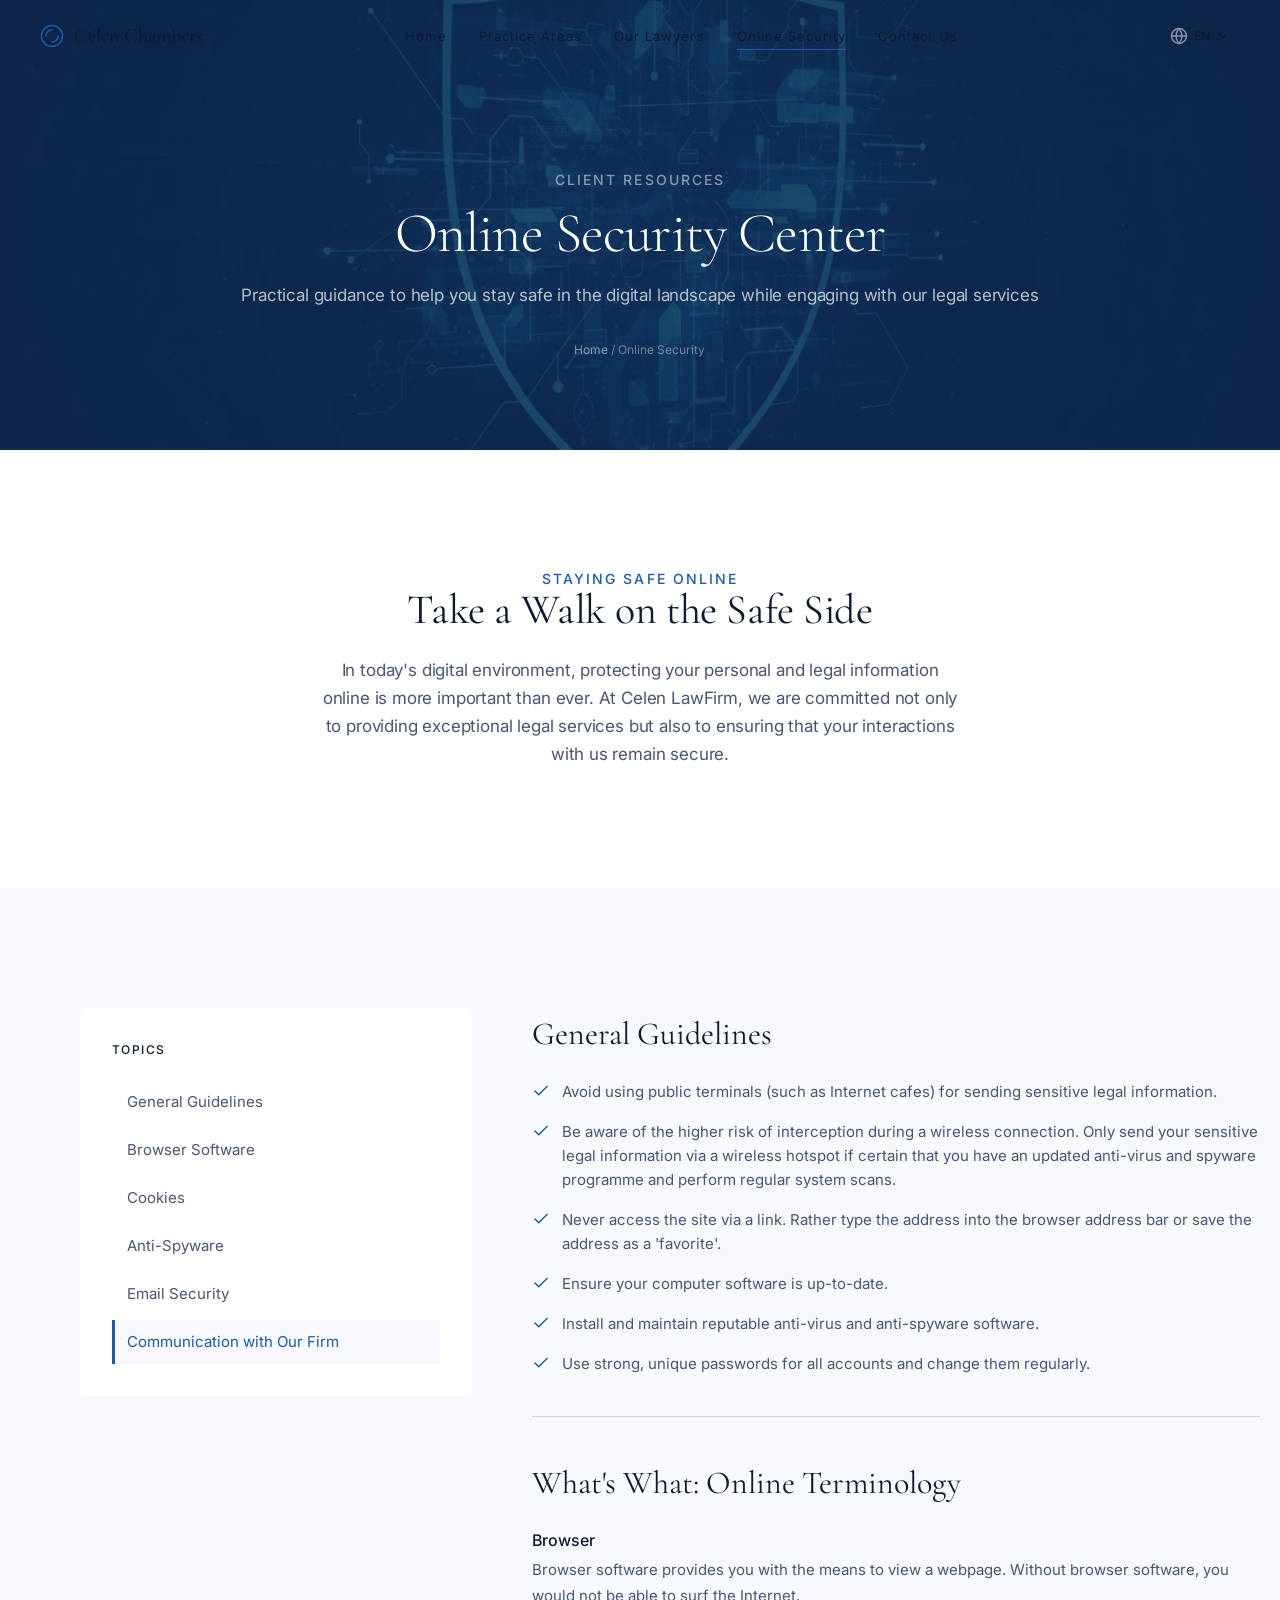
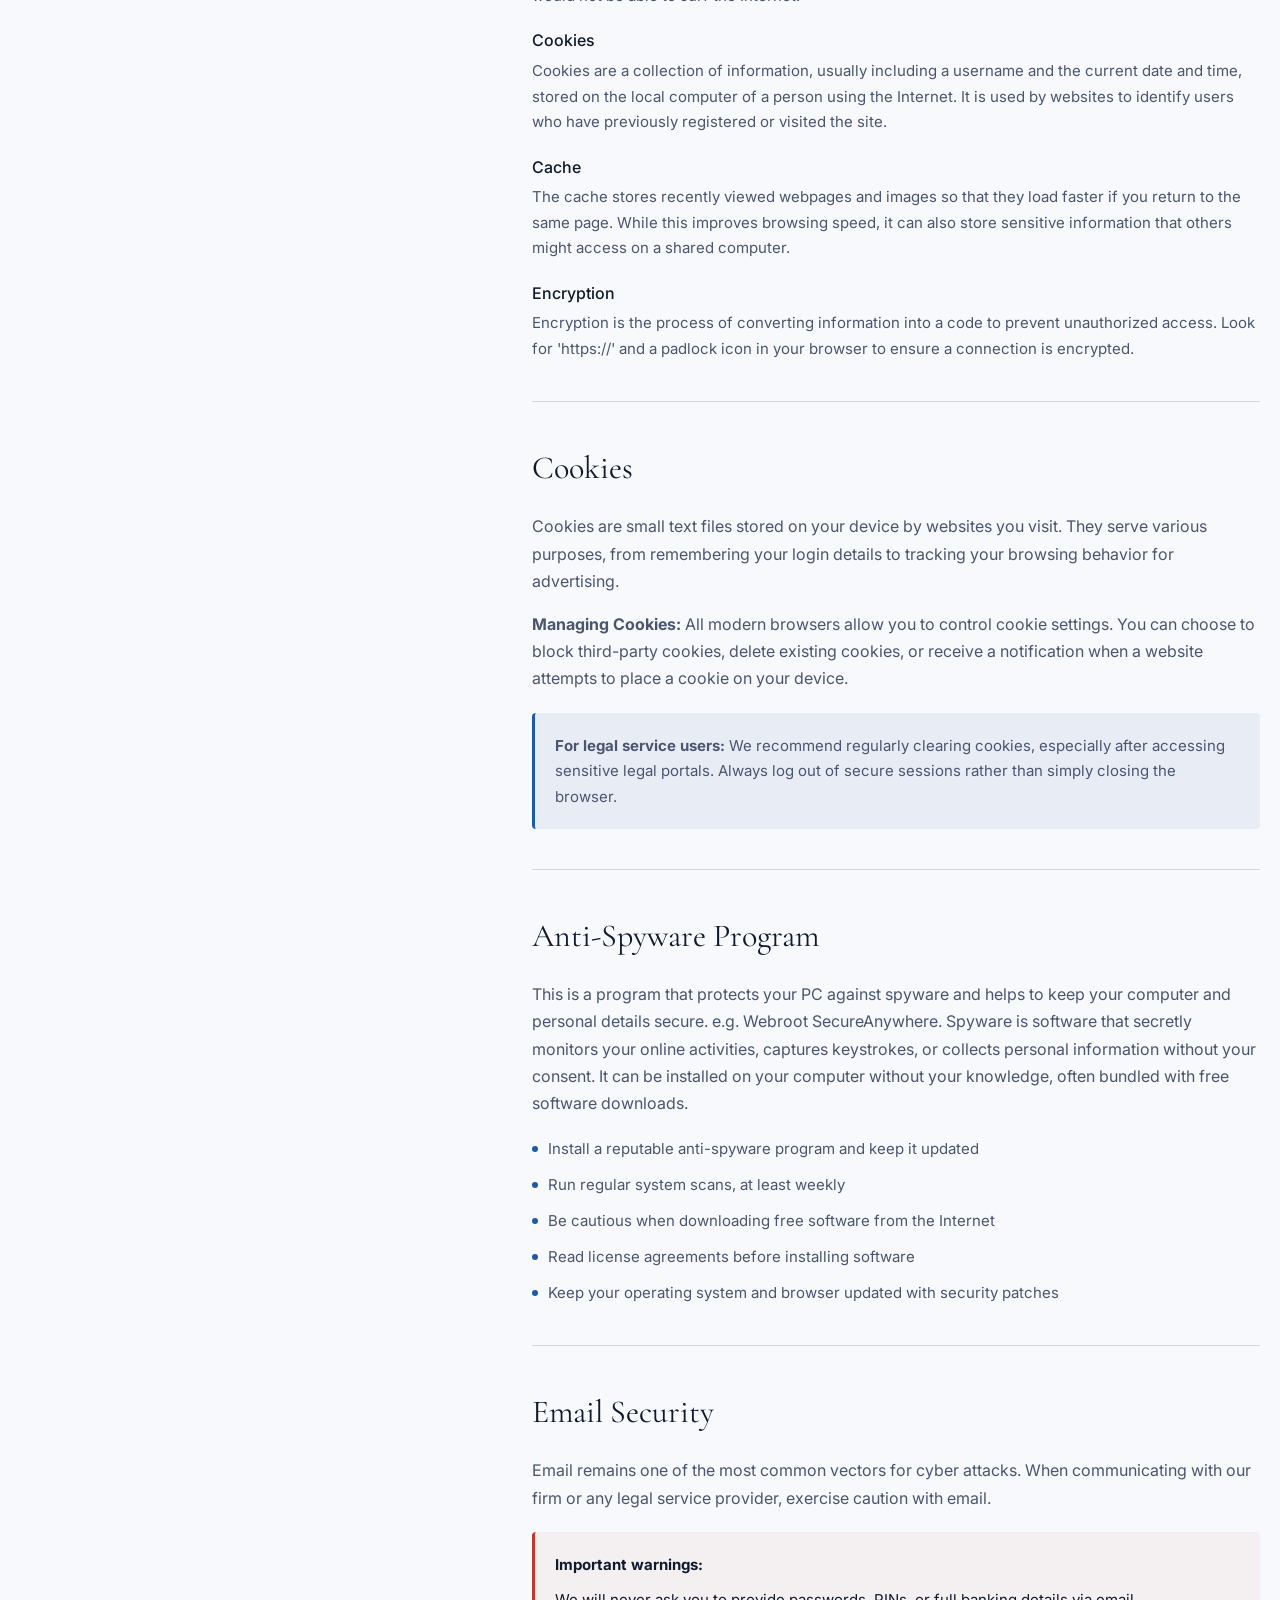
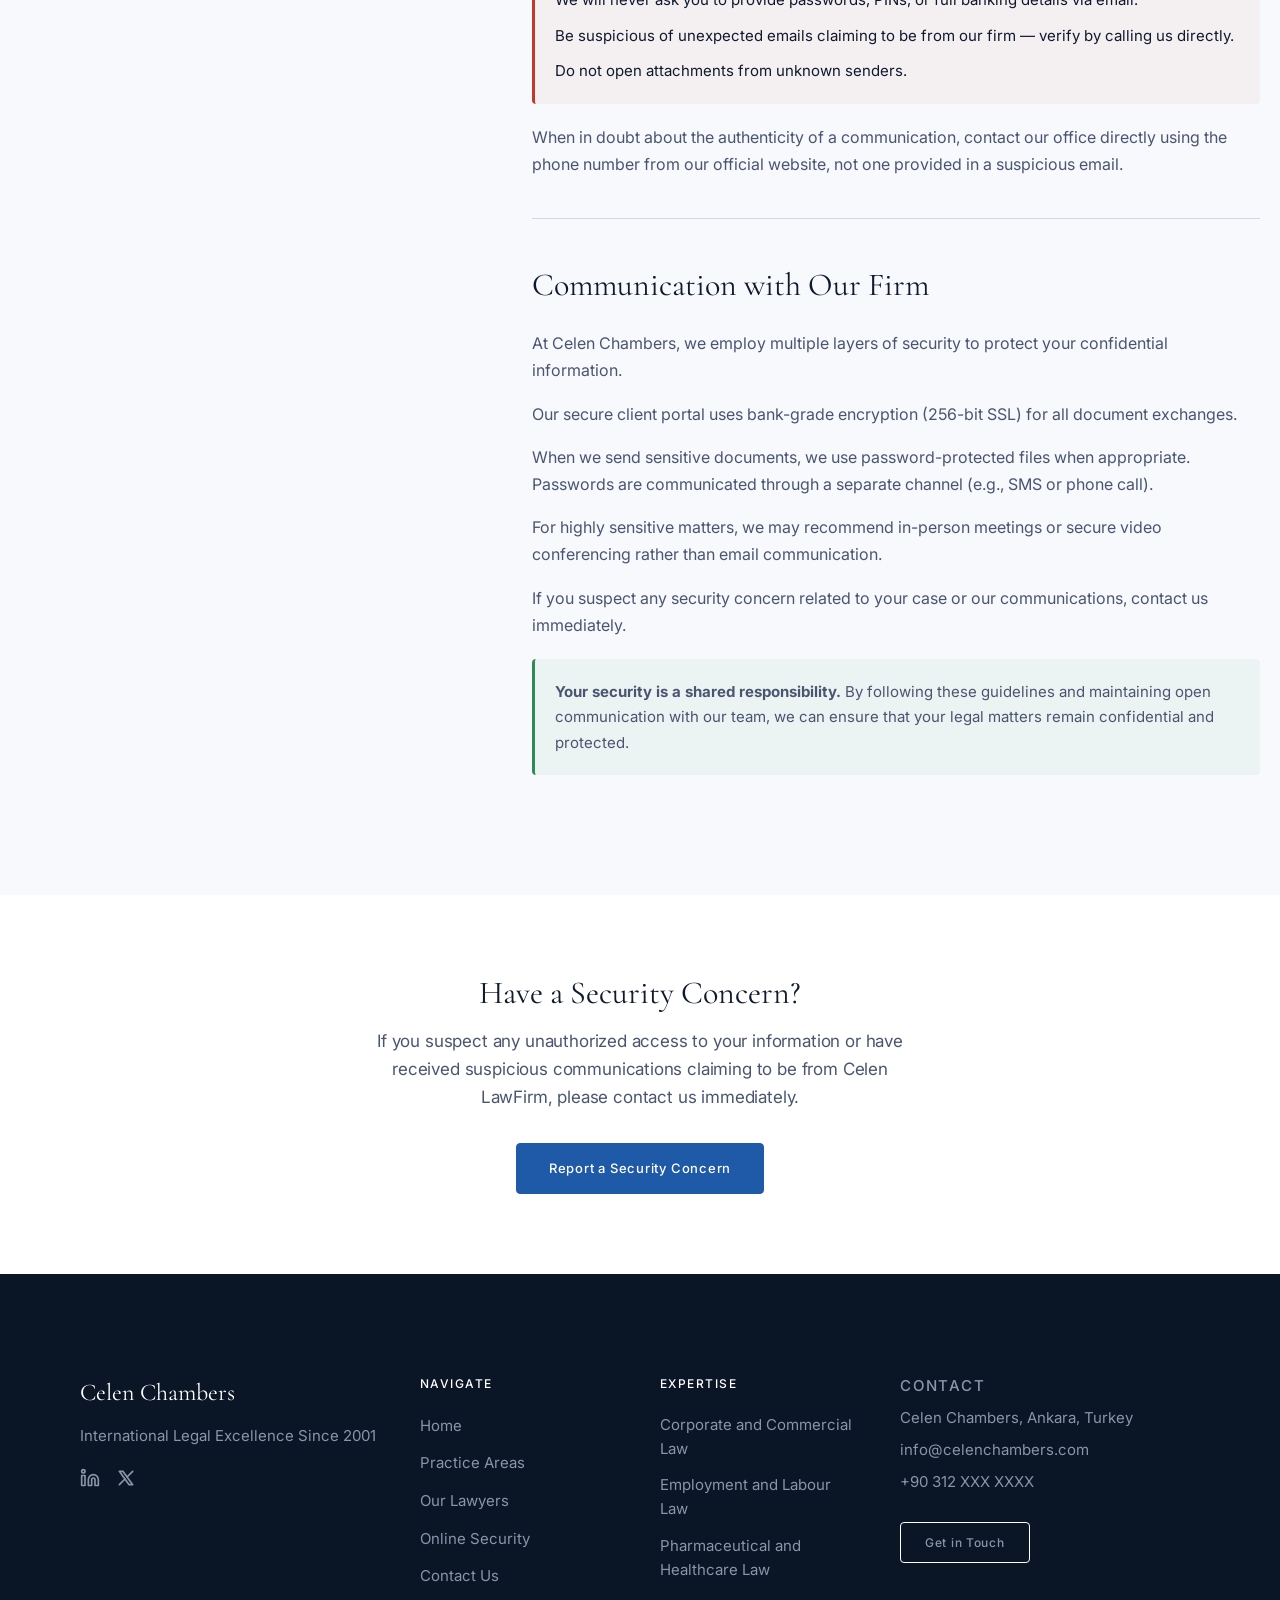
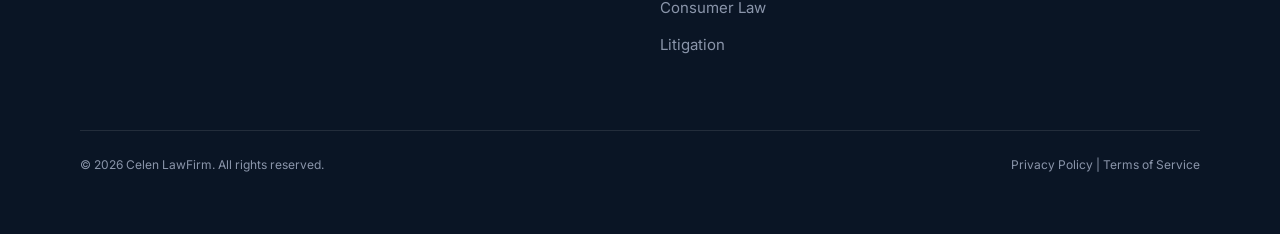
<file: web/online-security.html>
<!DOCTYPE html>
<html lang="en" dir="ltr">
<head>
  <meta charset="UTF-8">
  <meta name="viewport" content="width=device-width, initial-scale=1.0">
  <title>Online Security | Celen Chambers</title>
  <meta name="description" content="Stay safe online with Celen Chambers' security guidance. Learn about safe browsing, browser security, cookies, anti-spyware, and secure communication practices.">
  
  <link rel="preconnect" href="https://fonts.googleapis.com">
  <link rel="preconnect" href="https://fonts.gstatic.com" crossorigin>
  <link href="https://fonts.googleapis.com/css2?family=Cormorant+Garamond:wght@300;400;500;600&family=Inter:wght@300;400;500&display=swap" rel="stylesheet">
  
  <link rel="stylesheet" href="css/base.css">
  <link rel="stylesheet" href="css/online-security.css">
</head>
<body>
  <a href="#main" class="skip-link">Skip to main content</a>
  
  <header class="navbar scrolled" id="navbar" role="banner">
    <a href="index.html" class="navbar__logo" aria-label="Celen Chambers Home">
      <svg class="navbar__logo-icon" viewBox="0 0 32 32" fill="none" xmlns="http://www.w3.org/2000/svg" aria-hidden="true">
        <circle cx="16" cy="16" r="14" stroke="currentColor" stroke-width="2"/>
        <path d="M8 16C8 11.58 11.58 8 16 8" stroke="currentColor" stroke-width="2" stroke-linecap="round"/>
        <path d="M24 16C24 20.42 20.42 24 16 24" stroke="currentColor" stroke-width="2" stroke-linecap="round"/>
      </svg>
      Celen Chambers
    </a>
    
    <nav class="navbar__nav" role="navigation" aria-label="Main navigation">
      <a href="index.html" data-i18n="nav.home">Home</a>
      <a href="practice-areas.html" data-i18n="nav.practiceAreas">Practice Areas</a>
      <a href="our-lawyers.html" data-i18n="nav.ourLawyers">Our Lawyers</a>
      <a href="online-security.html" class="active" data-i18n="nav.onlineSecurity">Online Security</a>
      <a href="contact-us.html" data-i18n="nav.contactUs">Contact Us</a>
    </nav>
    
    <div class="navbar__lang dropdown" aria-label="Language selector">
      <div class="dropdown__toggle">
        <svg viewBox="0 0 24 24" width="18" height="18" stroke="currentColor" stroke-width="2" fill="none"
          stroke-linecap="round" stroke-linejoin="round" class="lang-icon">
          <circle cx="12" cy="12" r="10"></circle>
          <line x1="2" y1="12" x2="22" y2="12"></line>
          <path d="M12 2a15.3 15.3 0 0 1 4 10 15.3 15.3 0 0 1-4 10 15.3 15.3 0 0 1-4-10 15.3 15.3 0 0 1 4-10z"></path>
        </svg>
        <span id="current-lang">EN</span>
        <svg viewBox="0 0 24 24" width="14" height="14" stroke="currentColor" stroke-width="2" fill="none"
          stroke-linecap="round" stroke-linejoin="round">
          <path d="M6 9l6 6 6-6" />
        </svg>
      </div>
      <div class="dropdown__menu">
        <button class="active" data-lang="en" aria-label="English">English</button>
        <button data-lang="tr" aria-label="Turkish">Türkçe</button>
        <button data-lang="pt" aria-label="Portuguese">Português</button>
        <button data-lang="it" aria-label="Italian">Italiano</button>
        <button data-lang="de" aria-label="German">Deutsch</button>
        <button data-lang="es" aria-label="Spanish">Español</button>
        <button data-lang="zh" aria-label="Chinese">中文</button>
        <button data-lang="fr" aria-label="French">Français</button>
        <button data-lang="ar" aria-label="Arabic">العربية</button>
        <button data-lang="ru" aria-label="Russian">Русский</button>
      </div>
    </div>
    
    <button class="navbar__toggle" id="menuToggle" aria-label="Toggle menu" aria-expanded="false">
      <span></span>
      <span></span>
    </button>
  </header>
  
  <div class="mobile-menu" id="mobileMenu" role="dialog" aria-label="Mobile navigation">
    <a href="index.html" data-i18n="nav.home">Home</a>
    <a href="practice-areas.html" data-i18n="nav.practiceAreas">Practice Areas</a>
    <a href="our-lawyers.html" data-i18n="nav.ourLawyers">Our Lawyers</a>
    <a href="online-security.html" data-i18n="nav.onlineSecurity">Online Security</a>
    <a href="contact-us.html" data-i18n="nav.contactUs">Contact Us</a>
    <div class="mobile-menu__lang dropdown">
      <div class="dropdown__menu--static">
        <div class="mobile-lang-header">
          <svg viewBox="0 0 24 24" width="18" height="18" stroke="currentColor" stroke-width="2" fill="none"
            stroke-linecap="round" stroke-linejoin="round">
            <circle cx="12" cy="12" r="10"></circle>
            <line x1="2" y1="12" x2="22" y2="12"></line>
            <path d="M12 2a15.3 15.3 0 0 1 4 10 15.3 15.3 0 0 1-4 10 15.3 15.3 0 0 1-4-10 15.3 15.3 0 0 1 4-10z"></path>
          </svg>
          <span>Select Language</span>
        </div>
        <button class="active" data-lang="en">English</button>
        <button data-lang="tr">Türkçe</button>
        <button data-lang="pt">Português</button>
        <button data-lang="it">Italiano</button>
        <button data-lang="de">Deutsch</button>
        <button data-lang="es">Español</button>
        <button data-lang="zh">中文</button>
        <button data-lang="fr">Français</button>
        <button data-lang="ar">العربية</button>
        <button data-lang="ru">Русский</button>
      </div>
    </div>
  </div>
  
  <main id="main">
    <!-- Page Header -->
    <section class="page-header" aria-label="Page header">
      <div class="page-header__bg" style="background-image: url('images/page-header-security.jpg');" role="img" aria-label="Digital security visualization"></div>
      <div class="page-header__content">
        <p class="label-xl" data-animate="heading" data-i18n="onlineSecurity.pageHeader.label">Client Resources</p>
        <h1 class="display-l" data-animate="heading" data-delay="1" data-i18n="onlineSecurity.pageHeader.heading">Online Security Center</h1>
        <p class="body-l" data-animate="fade-up" data-delay="2" data-i18n="onlineSecurity.pageHeader.subtext">Practical guidance to help you stay safe in the digital landscape while engaging with our legal services</p>
        <nav class="page-header__breadcrumb" aria-label="Breadcrumb" data-animate="fade-up" data-delay="3">
          <a href="index.html" data-i18n="nav.home">Home</a> / <span data-i18n="nav.onlineSecurity">Online Security</span>
        </nav>
      </div>
    </section>
    
    <!-- Security Introduction -->
    <section class="section-padding" style="background: var(--white);" aria-labelledby="security-intro-heading">
      <div class="container-narrow" data-animate="fade-up">
        <p class="label-xl" style="color: var(--blue-accent); text-align: center;" data-i18n="onlineSecurity.intro.label">Staying Safe Online</p>
        <div class="decorative-line"></div>
        <h2 id="security-intro-heading" class="heading-l" style="text-align: center;" data-i18n="onlineSecurity.intro.heading">Take a Walk on the Safe Side</h2>
        <p class="body-l" style="color: var(--text-secondary); text-align: center; margin-top: 2.4rem;" data-i18n="onlineSecurity.intro.body">
          In today's digital environment, protecting your personal and legal information online is more important than ever. At Celen Chambers, we are committed not only to providing exceptional legal services but also to ensuring that your interactions with us remain secure. This resource center provides essential guidance on safe online practices.
        </p>
      </div>
    </section>
    
    <!-- Security Guidelines with Sidebar -->
    <section class="security-content section-padding" aria-label="Security guidelines">
      <div class="container">
        
        <!-- Mobile topic tabs -->
        <nav class="mobile-topics" aria-label="Topic navigation">
          <a href="#general" class="active">General</a>
          <a href="#browser">Browser</a>
          <a href="#cookies">Cookies</a>
          <a href="#antispyware">Anti-Spyware</a>
          <a href="#email">Email</a>
          <a href="#communication">Communication</a>
        </nav>
        
        <div class="security-content__layout">
          
          <!-- Sticky Sidebar -->
          <aside class="security-sidebar" aria-label="Topic navigation">
            <p class="security-sidebar__heading" data-i18n="onlineSecurity.sidebar.heading">Topics</p>
            <nav class="security-sidebar__nav">
              <a href="#general" class="active" data-i18n="onlineSecurity.sidebar.topics.0">General Guidelines</a>
              <a href="#browser" data-i18n="onlineSecurity.sidebar.topics.1">Browser Software</a>
              <a href="#cookies" data-i18n="onlineSecurity.sidebar.topics.2">Cookies</a>
              <a href="#antispyware" data-i18n="onlineSecurity.sidebar.topics.3">Anti-Spyware</a>
              <a href="#email" data-i18n="onlineSecurity.sidebar.topics.4">Email Security</a>
              <a href="#communication" data-i18n="onlineSecurity.sidebar.topics.5">Communication with Our Firm</a>
            </nav>
          </aside>
          
          <!-- Content Sections -->
          <div class="security-sections">
            
            <!-- 1. General Guidelines -->
            <section class="security-section" id="general">
              <h3 class="security-section__title">General Guidelines</h3>
              <div class="security-section__body">
                <ul class="guidelines-list">
                  <li class="guideline-item">
                    <svg viewBox="0 0 24 24" fill="none" stroke="currentColor" stroke-width="2" stroke-linecap="round" stroke-linejoin="round" aria-hidden="true"><polyline points="20 6 9 17 4 12"></polyline></svg>
                    Avoid using public terminals (such as Internet cafes) for sending sensitive legal information.
                  </li>
                  <li class="guideline-item">
                    <svg viewBox="0 0 24 24" fill="none" stroke="currentColor" stroke-width="2" stroke-linecap="round" stroke-linejoin="round" aria-hidden="true"><polyline points="20 6 9 17 4 12"></polyline></svg>
                    Be aware of the higher risk of interception during a wireless connection. Only send your sensitive legal information via a wireless hotspot if certain that you have an updated anti-virus and spyware programme and perform regular system scans.
                  </li>
                  <li class="guideline-item">
                    <svg viewBox="0 0 24 24" fill="none" stroke="currentColor" stroke-width="2" stroke-linecap="round" stroke-linejoin="round" aria-hidden="true"><polyline points="20 6 9 17 4 12"></polyline></svg>
                    Never access the site via a link. Rather type the address into the browser address bar or save the address as a 'favorite'.
                  </li>
                  <li class="guideline-item">
                    <svg viewBox="0 0 24 24" fill="none" stroke="currentColor" stroke-width="2" stroke-linecap="round" stroke-linejoin="round" aria-hidden="true"><polyline points="20 6 9 17 4 12"></polyline></svg>
                    Ensure your computer software is up-to-date.
                  </li>
                  <li class="guideline-item">
                    <svg viewBox="0 0 24 24" fill="none" stroke="currentColor" stroke-width="2" stroke-linecap="round" stroke-linejoin="round" aria-hidden="true"><polyline points="20 6 9 17 4 12"></polyline></svg>
                    Install and maintain reputable anti-virus and anti-spyware software.
                  </li>
                  <li class="guideline-item">
                    <svg viewBox="0 0 24 24" fill="none" stroke="currentColor" stroke-width="2" stroke-linecap="round" stroke-linejoin="round" aria-hidden="true"><polyline points="20 6 9 17 4 12"></polyline></svg>
                    Use strong, unique passwords for all accounts and change them regularly.
                  </li>
                </ul>
              </div>
            </section>
            
            <!-- 2. Browser Software -->
            <section class="security-section" id="browser">
              <h3 class="security-section__title">What's What: Online Terminology</h3>
              <div class="security-section__body">
                <dl class="definition-list">
                  <div>
                    <dt class="definition-term">Browser</dt>
                    <dd class="definition-desc">Browser software provides you with the means to view a webpage. Without browser software, you would not be able to surf the Internet.</dd>
                  </div>
                  <div>
                    <dt class="definition-term">Cookies</dt>
                    <dd class="definition-desc">Cookies are a collection of information, usually including a username and the current date and time, stored on the local computer of a person using the Internet. It is used by websites to identify users who have previously registered or visited the site.</dd>
                  </div>
                  <div>
                    <dt class="definition-term">Cache</dt>
                    <dd class="definition-desc">The cache stores recently viewed webpages and images so that they load faster if you return to the same page. While this improves browsing speed, it can also store sensitive information that others might access on a shared computer.</dd>
                  </div>
                  <div>
                    <dt class="definition-term">Encryption</dt>
                    <dd class="definition-desc">Encryption is the process of converting information into a code to prevent unauthorized access. Look for 'https://' and a padlock icon in your browser to ensure a connection is encrypted.</dd>
                  </div>
                </dl>
              </div>
            </section>
            
            <!-- 3. Cookies -->
            <section class="security-section" id="cookies">
              <h3 class="security-section__title">Cookies</h3>
              <div class="security-section__body">
                <p>Cookies are small text files stored on your device by websites you visit. They serve various purposes, from remembering your login details to tracking your browsing behavior for advertising.</p>
                <p><strong>Managing Cookies:</strong> All modern browsers allow you to control cookie settings. You can choose to block third-party cookies, delete existing cookies, or receive a notification when a website attempts to place a cookie on your device.</p>
                <div class="callout">
                  <p><strong>For legal service users:</strong> We recommend regularly clearing cookies, especially after accessing sensitive legal portals. Always log out of secure sessions rather than simply closing the browser.</p>
                </div>
              </div>
            </section>
            
            <!-- 4. Anti-Spyware -->
            <section class="security-section" id="antispyware">
              <h3 class="security-section__title">Anti-Spyware Program</h3>
              <div class="security-section__body">
                <p>This is a program that protects your PC against spyware and helps to keep your computer and personal details secure. e.g. Webroot SecureAnywhere. Spyware is software that secretly monitors your online activities, captures keystrokes, or collects personal information without your consent. It can be installed on your computer without your knowledge, often bundled with free software downloads.</p>
                <ul class="recommendations-list">
                  <li class="recommendation-item">Install a reputable anti-spyware program and keep it updated</li>
                  <li class="recommendation-item">Run regular system scans, at least weekly</li>
                  <li class="recommendation-item">Be cautious when downloading free software from the Internet</li>
                  <li class="recommendation-item">Read license agreements before installing software</li>
                  <li class="recommendation-item">Keep your operating system and browser updated with security patches</li>
                </ul>
              </div>
            </section>
            
            <!-- 5. Email Security -->
            <section class="security-section" id="email">
              <h3 class="security-section__title">Email Security</h3>
              <div class="security-section__body">
                <p>Email remains one of the most common vectors for cyber attacks. When communicating with our firm or any legal service provider, exercise caution with email.</p>
                <div class="callout callout--warning">
                  <p><strong>Important warnings:</strong></p>
                  <p>We will never ask you to provide passwords, PINs, or full banking details via email.</p>
                  <p>Be suspicious of unexpected emails claiming to be from our firm — verify by calling us directly.</p>
                  <p>Do not open attachments from unknown senders.</p>
                </div>
                <p style="margin-top: 2rem;">When in doubt about the authenticity of a communication, contact our office directly using the phone number from our official website, not one provided in a suspicious email.</p>
              </div>
            </section>
            
            <!-- 6. Communication with Our Firm -->
            <section class="security-section" id="communication">
              <h3 class="security-section__title">Communication with Our Firm</h3>
              <div class="security-section__body">
                <p>At Celen Chambers, we employ multiple layers of security to protect your confidential information.</p>
                <p>Our secure client portal uses bank-grade encryption (256-bit SSL) for all document exchanges.</p>
                <p>When we send sensitive documents, we use password-protected files when appropriate. Passwords are communicated through a separate channel (e.g., SMS or phone call).</p>
                <p>For highly sensitive matters, we may recommend in-person meetings or secure video conferencing rather than email communication.</p>
                <p>If you suspect any security concern related to your case or our communications, contact us immediately.</p>
                <div class="callout callout--success">
                  <p><strong>Your security is a shared responsibility.</strong> By following these guidelines and maintaining open communication with our team, we can ensure that your legal matters remain confidential and protected.</p>
                </div>
              </div>
            </section>
            
          </div>
        </div>
      </div>
    </section>
    
    <!-- Security Concern CTA -->
    <section class="security-cta-section" aria-label="Report security concern">
      <div class="container">
        <h2 class="heading-m" data-animate="heading" data-i18n="onlineSecurity.cta.heading">Have a Security Concern?</h2>
        <p class="body-l" data-animate="fade-up" data-delay="1" data-i18n="onlineSecurity.cta.body">If you suspect any unauthorized access to your information or have received suspicious communications claiming to be from Celen Chambers, please contact us immediately.</p>
        <a href="contact-us.html" class="btn btn-primary" data-animate="fade-up" data-delay="2" data-i18n="onlineSecurity.cta.button">Report a Security Concern</a>
      </div>
    </section>
  </main>
  
  <!-- Footer -->
  <footer class="footer" role="contentinfo">
    <div class="container">
      <div class="footer__grid" data-animate="fade-up">
        <div>
          <p class="footer__brand">Celen Chambers</p>
          <p class="footer__tagline" data-i18n="footer.tagline">International Legal Excellence Since 2001</p>
          <div class="footer__socials">
            <a href="#" aria-label="LinkedIn">
              <svg width="20" height="20" viewBox="0 0 24 24" fill="none" stroke="currentColor" stroke-width="2" stroke-linecap="round" stroke-linejoin="round"><path d="M16 8a6 6 0 0 1 6 6v7h-4v-7a2 2 0 0 0-2-2 2 2 0 0 0-2 2v7h-4v-7a6 6 0 0 1 6-6z"/><rect x="2" y="9" width="4" height="12"/><circle cx="4" cy="4" r="2"/></svg>
            </a>
            <a href="#" aria-label="X (Twitter)">
              <svg width="20" height="20" viewBox="0 0 24 24" fill="none" stroke="currentColor" stroke-width="2" stroke-linecap="round" stroke-linejoin="round"><path d="M4 4l11.733 16h4.267l-11.733-16z"/><path d="M4 20l6.768-6.768m2.46-2.46L20 4"/></svg>
            </a>
          </div>
        </div>
        <div>
          <p class="footer__heading" data-i18n="footer.navigate">Navigate</p>
          <ul class="footer__links">
            <li><a href="index.html" data-i18n="nav.home">Home</a></li>
            <li><a href="practice-areas.html" data-i18n="nav.practiceAreas">Practice Areas</a></li>
            <li><a href="our-lawyers.html" data-i18n="nav.ourLawyers">Our Lawyers</a></li>
            <li><a href="online-security.html" data-i18n="nav.onlineSecurity">Online Security</a></li>
            <li><a href="contact-us.html" data-i18n="nav.contactUs">Contact Us</a></li>
          </ul>
        </div>
        <div>
          <p class="footer__heading" data-i18n="footer.expertise">Expertise</p>
          <ul class="footer__links">
            <li><a href="practice-areas.html#corporate" data-i18n="practiceAreas.corporate.title">Corporate Law</a></li>
            <li><a href="practice-areas.html#employment" data-i18n="practiceAreas.employment.title">Employment &amp; Labour</a></li>
            <li><a href="practice-areas.html#healthcare" data-i18n="practiceAreas.healthcare.title">Pharmaceutical &amp; Healthcare</a></li>
            <li><a href="practice-areas.html#consumer" data-i18n="practiceAreas.consumer.title">Consumer Law</a></li>
            <li><a href="practice-areas.html#litigation" data-i18n="practiceAreas.litigation.title">Litigation</a></li>
          </ul>
        </div>
        <div class="footer__contact">
          <p class="footer__heading" data-i18n="footer.contact">Contact</p>
          <p>Celen Chambers, Ankara, Turkey</p>
          <p><a href="mailto:info@celenchambers.com">info@celenchambers.com</a></p>
          <p><a href="tel:+90312XXXXXX">+90 312 XXX XXXX</a></p>
          <a href="contact-us.html" class="btn btn-secondary-white" data-i18n="footer.cta">Get in Touch</a>
        </div>
      </div>
      <div class="footer__bottom">
        <p data-i18n="footer.copyright">&copy; 2025 Celen Chambers. All rights reserved.</p>
        <p><a href="#" data-i18n="footer.privacy">Privacy Policy</a> | <a href="#" data-i18n="footer.terms">Terms of Service</a></p>
      </div>
    </div>
  </footer>
  
  <script src="js/app.js"></script>
</body>
</html>
</file>
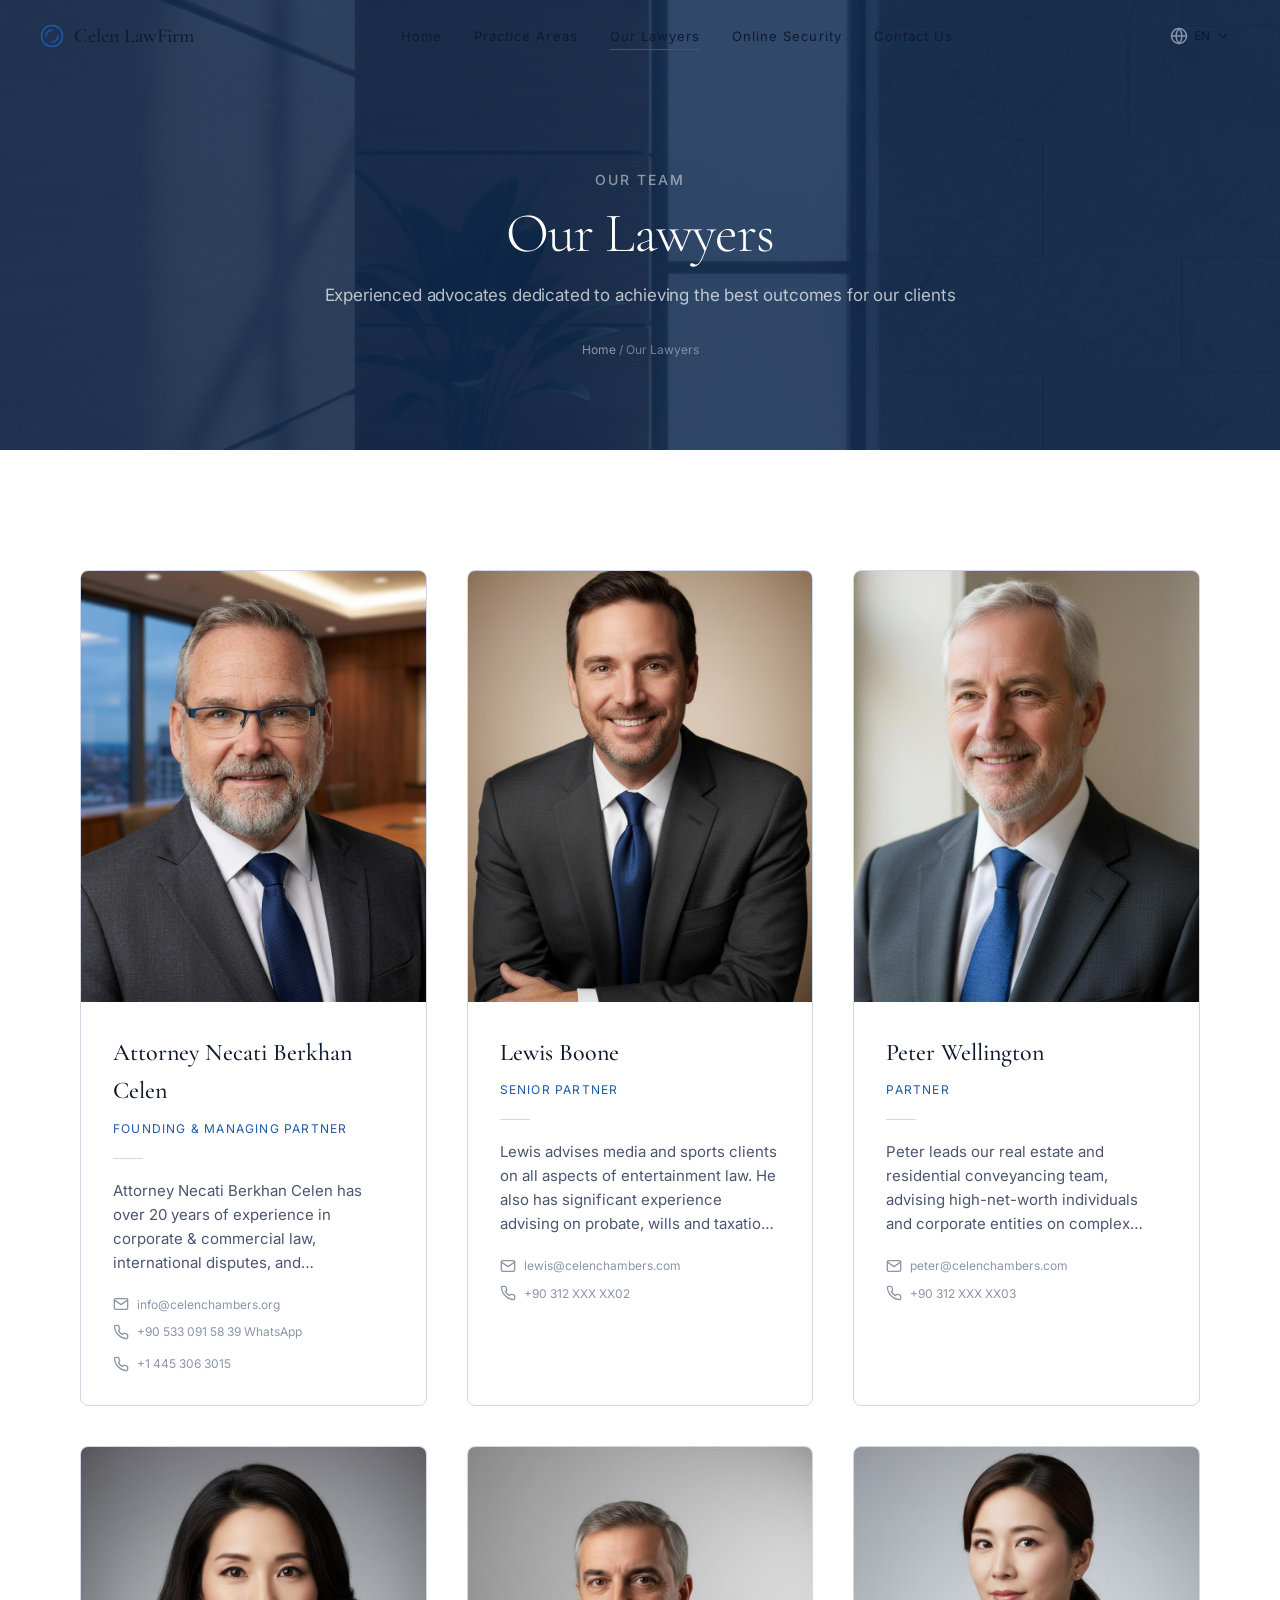
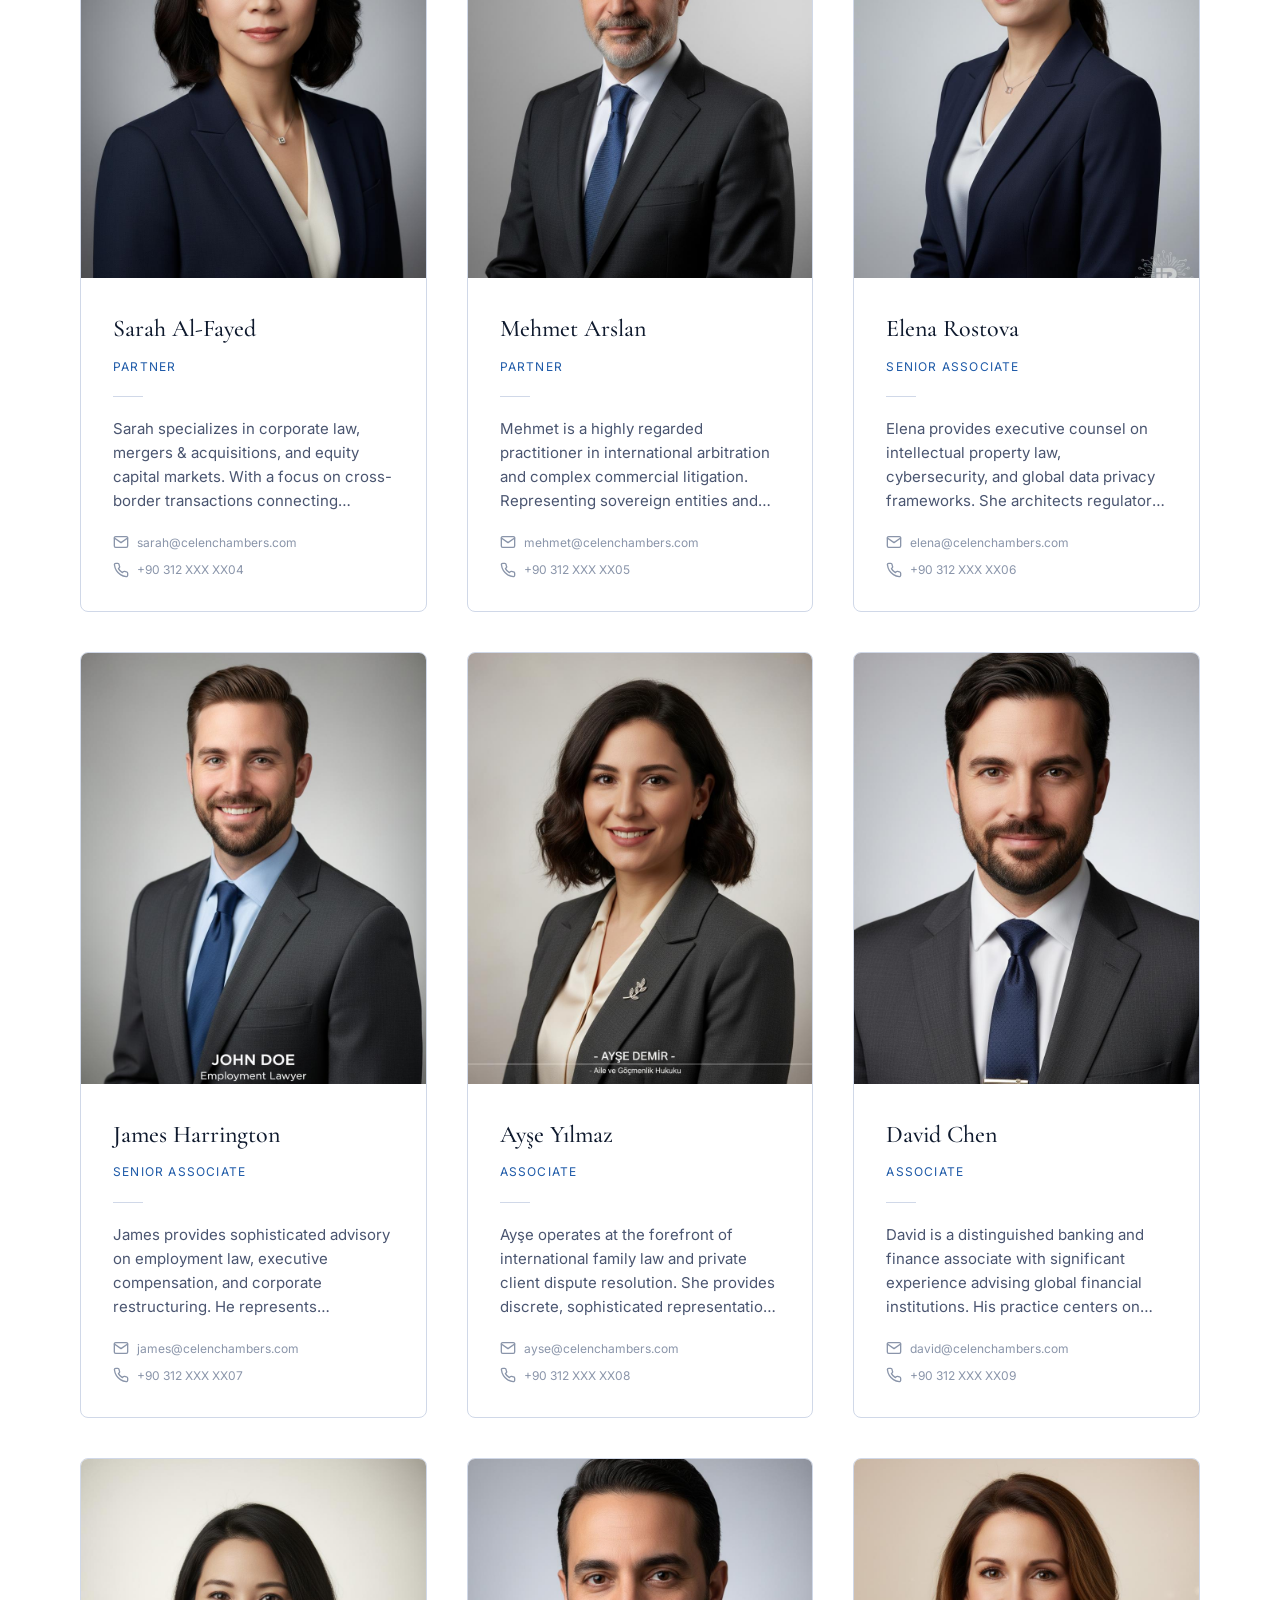
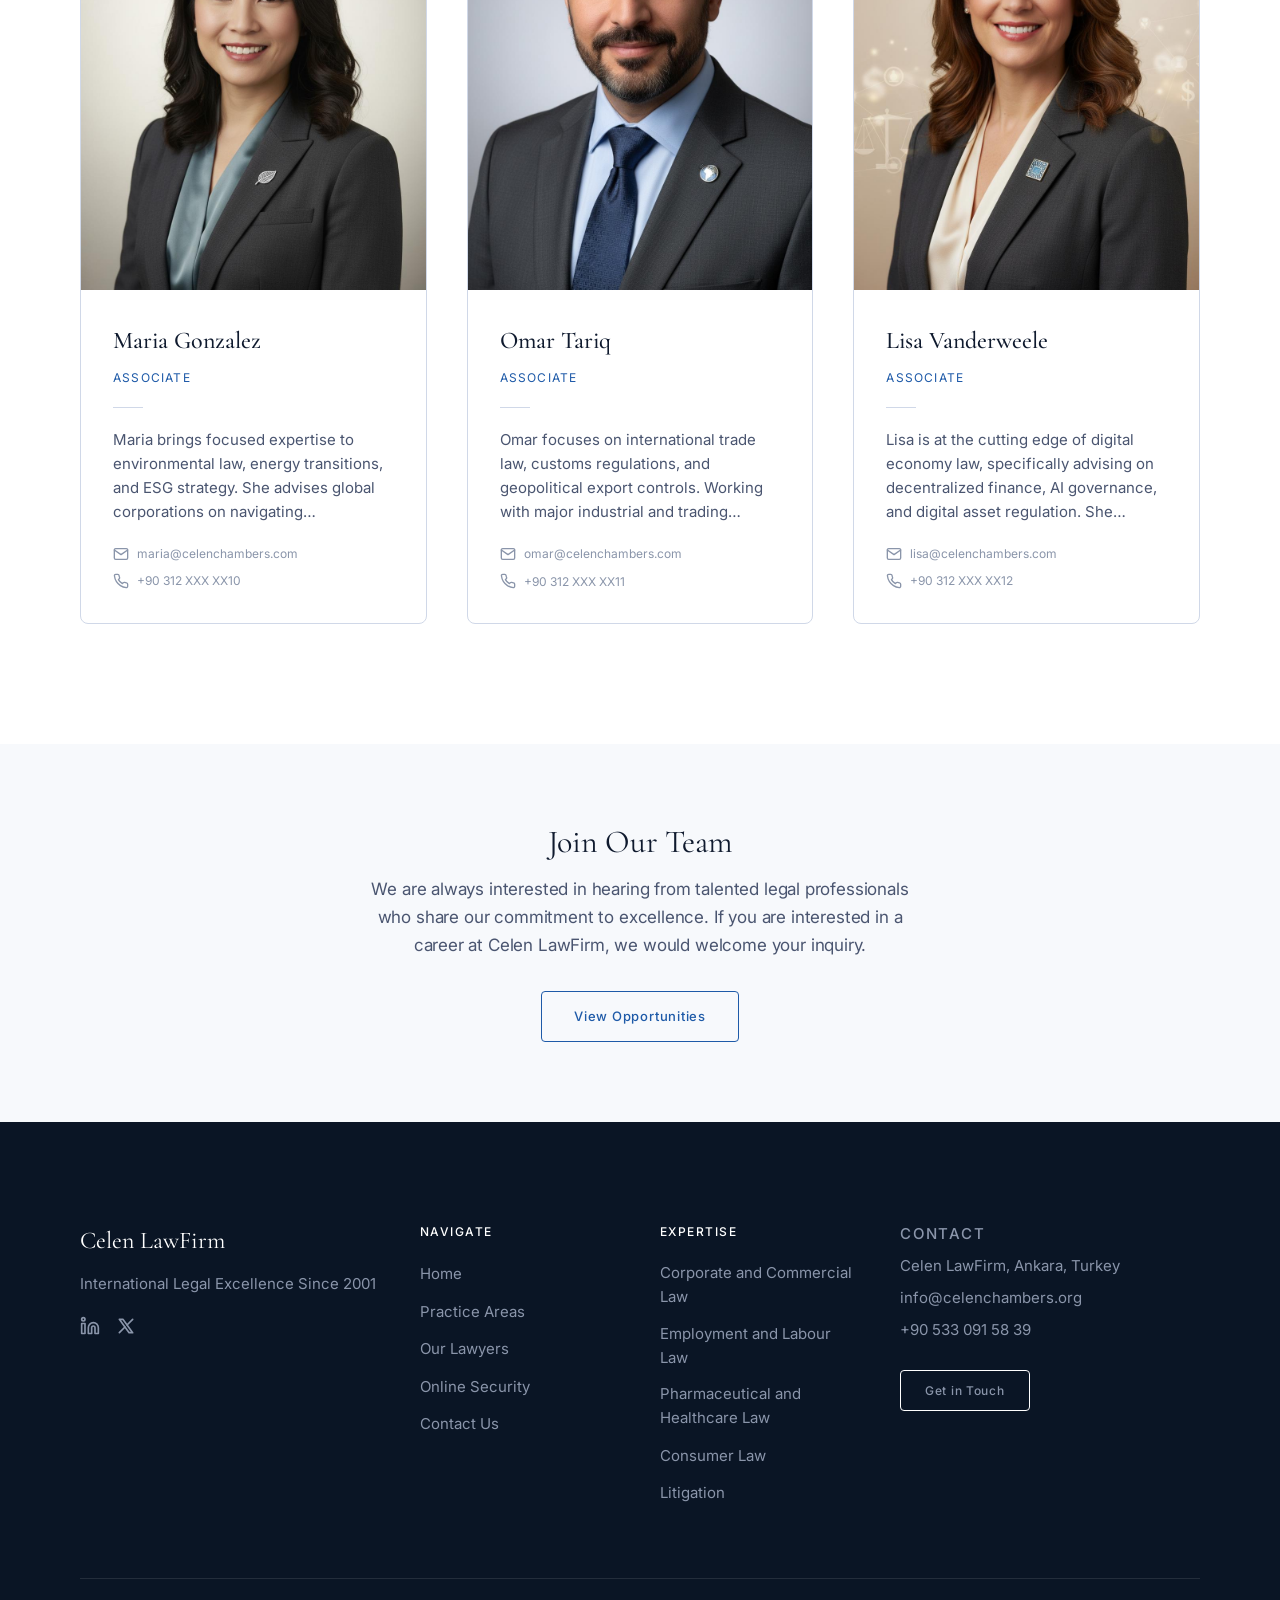
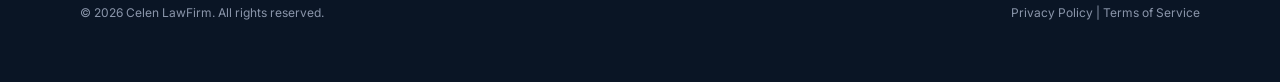
<file: web/our-lawyers.html>
<!DOCTYPE html>
<html lang="en" dir="ltr">
<head>
  <meta charset="UTF-8">
  <meta name="viewport" content="width=device-width, initial-scale=1.0">
  <title>Our Lawyers | Celen LawFirm</title>
  <meta name="description" content="Meet the experienced attorneys at Celen LawFirm. Our team of 12 lawyers specializes in corporate, commercial, employment, healthcare, litigation, and international law.">
  
  <link rel="preconnect" href="https://fonts.googleapis.com">
  <link rel="preconnect" href="https://fonts.gstatic.com" crossorigin>
  <link href="https://fonts.googleapis.com/css2?family=Cormorant+Garamond:wght@300;400;500;600&family=Inter:wght@300;400;500&display=swap" rel="stylesheet">
  
  <link rel="stylesheet" href="css/base.css">
  <link rel="stylesheet" href="css/our-lawyers.css">
</head>
<body>
  <a href="#main" class="skip-link">Skip to main content</a>
  
  <header class="navbar scrolled" id="navbar" role="banner">
    <a href="index.html" class="navbar__logo" aria-label="Celen LawFirm Home">
      <svg class="navbar__logo-icon" viewBox="0 0 32 32" fill="none" xmlns="http://www.w3.org/2000/svg" aria-hidden="true">
        <circle cx="16" cy="16" r="14" stroke="currentColor" stroke-width="2"/>
        <path d="M8 16C8 11.58 11.58 8 16 8" stroke="currentColor" stroke-width="2" stroke-linecap="round"/>
        <path d="M24 16C24 20.42 20.42 24 16 24" stroke="currentColor" stroke-width="2" stroke-linecap="round"/>
      </svg>
      Celen LawFirm
    </a>
    
    <nav class="navbar__nav" role="navigation" aria-label="Main navigation">
      <a href="index.html" data-i18n="nav.home">Home</a>
      <a href="practice-areas.html" data-i18n="nav.practiceAreas">Practice Areas</a>
      <a href="our-lawyers.html" class="active" data-i18n="nav.ourLawyers">Our Lawyers</a>
      <a href="online-security.html" data-i18n="nav.onlineSecurity">Online Security</a>
      <a href="contact-us.html" data-i18n="nav.contactUs">Contact Us</a>
    </nav>
    
    <div class="navbar__lang dropdown" aria-label="Language selector">
      <div class="dropdown__toggle">
        <svg viewBox="0 0 24 24" width="18" height="18" stroke="currentColor" stroke-width="2" fill="none"
          stroke-linecap="round" stroke-linejoin="round" class="lang-icon">
          <circle cx="12" cy="12" r="10"></circle>
          <line x1="2" y1="12" x2="22" y2="12"></line>
          <path d="M12 2a15.3 15.3 0 0 1 4 10 15.3 15.3 0 0 1-4 10 15.3 15.3 0 0 1-4-10 15.3 15.3 0 0 1 4-10z"></path>
        </svg>
        <span id="current-lang">EN</span>
        <svg viewBox="0 0 24 24" width="14" height="14" stroke="currentColor" stroke-width="2" fill="none"
          stroke-linecap="round" stroke-linejoin="round">
          <path d="M6 9l6 6 6-6" />
        </svg>
      </div>
      <div class="dropdown__menu">
        <button class="active" data-lang="en" aria-label="English">English</button>
        <button data-lang="tr" aria-label="Turkish">Türkçe</button>
        <button data-lang="pt" aria-label="Portuguese">Português</button>
        <button data-lang="it" aria-label="Italian">Italiano</button>
        <button data-lang="de" aria-label="German">Deutsch</button>
        <button data-lang="es" aria-label="Spanish">Español</button>
        <button data-lang="zh" aria-label="Chinese">中文</button>
        <button data-lang="fr" aria-label="French">Français</button>
        <button data-lang="ar" aria-label="Arabic">العربية</button>
        <button data-lang="ru" aria-label="Russian">Русский</button>
      </div>
    </div>
    
    <button class="navbar__toggle" id="menuToggle" aria-label="Toggle menu" aria-expanded="false">
      <span></span>
      <span></span>
    </button>
  </header>
  
  <div class="mobile-menu" id="mobileMenu" role="dialog" aria-label="Mobile navigation">
    <a href="index.html" data-i18n="nav.home">Home</a>
    <a href="practice-areas.html" data-i18n="nav.practiceAreas">Practice Areas</a>
    <a href="our-lawyers.html" data-i18n="nav.ourLawyers">Our Lawyers</a>
    <a href="online-security.html" data-i18n="nav.onlineSecurity">Online Security</a>
    <a href="contact-us.html" data-i18n="nav.contactUs">Contact Us</a>
    <div class="mobile-menu__lang dropdown">
      <div class="dropdown__menu--static">
        <div class="mobile-lang-header">
          <svg viewBox="0 0 24 24" width="18" height="18" stroke="currentColor" stroke-width="2" fill="none"
            stroke-linecap="round" stroke-linejoin="round">
            <circle cx="12" cy="12" r="10"></circle>
            <line x1="2" y1="12" x2="22" y2="12"></line>
            <path d="M12 2a15.3 15.3 0 0 1 4 10 15.3 15.3 0 0 1-4 10 15.3 15.3 0 0 1-4-10 15.3 15.3 0 0 1 4-10z"></path>
          </svg>
          <span>Select Language</span>
        </div>
        <button class="active" data-lang="en">English</button>
        <button data-lang="tr">Türkçe</button>
        <button data-lang="pt">Português</button>
        <button data-lang="it">Italiano</button>
        <button data-lang="de">Deutsch</button>
        <button data-lang="es">Español</button>
        <button data-lang="zh">中文</button>
        <button data-lang="fr">Français</button>
        <button data-lang="ar">العربية</button>
        <button data-lang="ru">Русский</button>
      </div>
    </div>
  </div>
  
  <main id="main">
    <!-- Page Header -->
    <section class="page-header" aria-label="Page header">
      <div class="page-header__bg" style="background-image: url('images/page-header-lawyers.jpg');" role="img" aria-label="Modern law office interior"></div>
      <div class="page-header__content">
        <p class="label-xl" data-animate="heading" data-i18n="ourLawyers.pageHeader.label">Our Team</p>
        <h1 class="display-l" data-animate="heading" data-delay="1" data-i18n="ourLawyers.pageHeader.heading">Our Lawyers</h1>
        <p class="body-l" data-animate="fade-up" data-delay="2" data-i18n="ourLawyers.pageHeader.subtext">Experienced advocates dedicated to achieving the best outcomes for our clients</p>
        <nav class="page-header__breadcrumb" aria-label="Breadcrumb" data-animate="fade-up" data-delay="3">
          <a href="index.html" data-i18n="nav.home">Home</a> / <span data-i18n="nav.ourLawyers">Our Lawyers</span>
        </nav>
      </div>
    </section>
    
    <!-- Partner Profiles Grid -->
    <section class="lawyers-grid section-padding" aria-label="Attorney profiles">
      <div class="container">
        <div class="lawyers-grid__container">
          
          <!-- Partner 1 -->
          <article class="partner-card" data-animate="fade-up" data-delay="1">
            <div class="partner-card__photo-wrapper">
              <img src="images/partner-portrait-1.jpg" alt="Attorney Necati Berkhan Celen professional portrait" class="partner-card__photo" loading="lazy">
            </div>
            <div class="partner-card__content">
              <h2 class="partner-card__name">Attorney Necati Berkhan Celen</h2>
              <p class="partner-card__title">Founding &amp; Managing Partner</p>
              <div class="partner-card__separator"></div>
              <p class="partner-card__bio">Attorney Necati Berkhan Celen has over 20 years of experience in corporate &amp; commercial law, international disputes, and transactional structuring. He leads our legal team in advising multinational conglomerates and private entities on complex regulatory compliance models across both Turkey and global markets.</p>
              <div class="partner-card__contact">
                <span class="partner-card__contact-item">
                  <svg viewBox="0 0 24 24" fill="none" stroke="currentColor" stroke-width="2" stroke-linecap="round" stroke-linejoin="round"><path d="M4 4h16c1.1 0 2 .9 2 2v12c0 1.1-.9 2-2 2H4c-1.1 0-2-.9-2-2V6c0-1.1.9-2 2-2z"/><polyline points="22,6 12,13 2,6"/></svg>
                  <a href="mailto:info@celenchambers.org">info@celenchambers.org</a>
                </span>
                <span class="partner-card__contact-item">
                  <svg viewBox="0 0 24 24" fill="none" stroke="currentColor" stroke-width="2" stroke-linecap="round" stroke-linejoin="round"><path d="M22 16.92v3a2 2 0 0 1-2.18 2 19.79 19.79 0 0 1-8.63-3.07 19.5 19.5 0 0 1-6-6 19.79 19.79 0 0 1-3.07-8.67A2 2 0 0 1 4.11 2h3a2 2 0 0 1 2 1.72c.127.96.361 1.903.7 2.81a2 2 0 0 1-.45 2.11L8.09 9.91a16 16 0 0 0 6 6l1.27-1.27a2 2 0 0 1 2.11-.45c.907.339 1.85.573 2.81.7A2 2 0 0 1 22 16.92z"/></svg>
                  +90 533 091 58 39 WhatsApp
                </span>
                <span class="partner-card__contact-item" style="margin-top: 0.5rem;">
                  <svg viewBox="0 0 24 24" fill="none" stroke="currentColor" stroke-width="2" stroke-linecap="round" stroke-linejoin="round"><path d="M22 16.92v3a2 2 0 0 1-2.18 2 19.79 19.79 0 0 1-8.63-3.07 19.5 19.5 0 0 1-6-6 19.79 19.79 0 0 1-3.07-8.67A2 2 0 0 1 4.11 2h3a2 2 0 0 1 2 1.72c.127.96.361 1.903.7 2.81a2 2 0 0 1-.45 2.11L8.09 9.91a16 16 0 0 0 6 6l1.27-1.27a2 2 0 0 1 2.11-.45c.907.339 1.85.573 2.81.7A2 2 0 0 1 22 16.92z"/></svg>
                  +1 445 306 3015
                </span>
              </div>
            </div>
          </article>
          
          <!-- Partner 2 -->
          <article class="partner-card" data-animate="fade-up" data-delay="2">
            <div class="partner-card__photo-wrapper">
              <img src="images/partner-portrait-2.jpg" alt="Lewis Boone professional portrait" class="partner-card__photo" loading="lazy">
            </div>
            <div class="partner-card__content">
              <h2 class="partner-card__name">Lewis Boone</h2>
              <p class="partner-card__title">Senior Partner</p>
              <div class="partner-card__separator"></div>
              <p class="partner-card__bio">Lewis advises media and sports clients on all aspects of entertainment law. He also has significant experience advising on probate, wills and taxation for both Turkish and offshore clients. Lewis has carried out ground-breaking work involving the restitution of homes and businesses in Turkey.</p>
              <div class="partner-card__contact">
                <span class="partner-card__contact-item">
                  <svg viewBox="0 0 24 24" fill="none" stroke="currentColor" stroke-width="2" stroke-linecap="round" stroke-linejoin="round"><path d="M4 4h16c1.1 0 2 .9 2 2v12c0 1.1-.9 2-2 2H4c-1.1 0-2-.9-2-2V6c0-1.1.9-2 2-2z"/><polyline points="22,6 12,13 2,6"/></svg>
                  <a href="mailto:lewis@celenchambers.com">lewis@celenchambers.com</a>
                </span>
                <span class="partner-card__contact-item">
                  <svg viewBox="0 0 24 24" fill="none" stroke="currentColor" stroke-width="2" stroke-linecap="round" stroke-linejoin="round"><path d="M22 16.92v3a2 2 0 0 1-2.18 2 19.79 19.79 0 0 1-8.63-3.07 19.5 19.5 0 0 1-6-6 19.79 19.79 0 0 1-3.07-8.67A2 2 0 0 1 4.11 2h3a2 2 0 0 1 2 1.72c.127.96.361 1.903.7 2.81a2 2 0 0 1-.45 2.11L8.09 9.91a16 16 0 0 0 6 6l1.27-1.27a2 2 0 0 1 2.11-.45c.907.339 1.85.573 2.81.7A2 2 0 0 1 22 16.92z"/></svg>
                  +90 312 XXX XX02
                </span>
              </div>
            </div>
          </article>
          
          <!-- Partner 3 -->
          <article class="partner-card" data-animate="fade-up" data-delay="3">
            <div class="partner-card__photo-wrapper">
              <img src="images/partner-portrait-3.jpg" alt="Peter Surname professional portrait" class="partner-card__photo" loading="lazy">
            </div>
            <div class="partner-card__content">
              <h2 class="partner-card__name">Peter Wellington</h2>
              <p class="partner-card__title">Partner</p>
              <div class="partner-card__separator"></div>
              <p class="partner-card__bio">Peter leads our real estate and residential conveyancing team, advising high-net-worth individuals and corporate entities on complex property acquisitions. He also brings deep expertise in private client wealth structuring, probate, and succession planning.</p>
              <div class="partner-card__contact">
                <span class="partner-card__contact-item">
                  <svg viewBox="0 0 24 24" fill="none" stroke="currentColor" stroke-width="2" stroke-linecap="round" stroke-linejoin="round"><path d="M4 4h16c1.1 0 2 .9 2 2v12c0 1.1-.9 2-2 2H4c-1.1 0-2-.9-2-2V6c0-1.1.9-2 2-2z"/><polyline points="22,6 12,13 2,6"/></svg>
                  <a href="mailto:peter@celenchambers.com">peter@celenchambers.com</a>
                </span>
                <span class="partner-card__contact-item">
                  <svg viewBox="0 0 24 24" fill="none" stroke="currentColor" stroke-width="2" stroke-linecap="round" stroke-linejoin="round"><path d="M22 16.92v3a2 2 0 0 1-2.18 2 19.79 19.79 0 0 1-8.63-3.07 19.5 19.5 0 0 1-6-6 19.79 19.79 0 0 1-3.07-8.67A2 2 0 0 1 4.11 2h3a2 2 0 0 1 2 1.72c.127.96.361 1.903.7 2.81a2 2 0 0 1-.45 2.11L8.09 9.91a16 16 0 0 0 6 6l1.27-1.27a2 2 0 0 1 2.11-.45c.907.339 1.85.573 2.81.7A2 2 0 0 1 22 16.92z"/></svg>
                  +90 312 XXX XX03
                </span>
              </div>
            </div>
          </article>
          
          <!-- Partner 4 -->
          <article class="partner-card" data-animate="fade-up" data-delay="1">
            <div class="partner-card__photo-wrapper">
              <img src="images/partner-portrait-4.jpg" alt="Sarah Surname professional portrait" class="partner-card__photo" loading="lazy">
            </div>
            <div class="partner-card__content">
              <h2 class="partner-card__name">Sarah Al-Fayed</h2>
              <p class="partner-card__title">Partner</p>
              <div class="partner-card__separator"></div>
              <p class="partner-card__bio">Sarah specializes in corporate law, mergers &amp; acquisitions, and equity capital markets. With a focus on cross-border transactions connecting European, Middle Eastern, and Turkish markets, she routinely structures high-value joint ventures and advises multinational boards on governance strategies.</p>
              <div class="partner-card__contact">
                <span class="partner-card__contact-item">
                  <svg viewBox="0 0 24 24" fill="none" stroke="currentColor" stroke-width="2" stroke-linecap="round" stroke-linejoin="round"><path d="M4 4h16c1.1 0 2 .9 2 2v12c0 1.1-.9 2-2 2H4c-1.1 0-2-.9-2-2V6c0-1.1.9-2 2-2z"/><polyline points="22,6 12,13 2,6"/></svg>
                  <a href="mailto:sarah@celenchambers.com">sarah@celenchambers.com</a>
                </span>
                <span class="partner-card__contact-item">
                  <svg viewBox="0 0 24 24" fill="none" stroke="currentColor" stroke-width="2" stroke-linecap="round" stroke-linejoin="round"><path d="M22 16.92v3a2 2 0 0 1-2.18 2 19.79 19.79 0 0 1-8.63-3.07 19.5 19.5 0 0 1-6-6 19.79 19.79 0 0 1-3.07-8.67A2 2 0 0 1 4.11 2h3a2 2 0 0 1 2 1.72c.127.96.361 1.903.7 2.81a2 2 0 0 1-.45 2.11L8.09 9.91a16 16 0 0 0 6 6l1.27-1.27a2 2 0 0 1 2.11-.45c.907.339 1.85.573 2.81.7A2 2 0 0 1 22 16.92z"/></svg>
                  +90 312 XXX XX04
                </span>
              </div>
            </div>
          </article>
          
          <!-- Partner 5 -->
          <article class="partner-card" data-animate="fade-up" data-delay="2">
            <div class="partner-card__photo-wrapper">
              <img src="images/partner-portrait-5.jpg" alt="Mehmet Surname professional portrait" class="partner-card__photo" loading="lazy">
            </div>
            <div class="partner-card__content">
              <h2 class="partner-card__name">Mehmet Arslan</h2>
              <p class="partner-card__title">Partner</p>
              <div class="partner-card__separator"></div>
              <p class="partner-card__bio">Mehmet is a highly regarded practitioner in international arbitration and complex commercial litigation. Representing sovereign entities and leading energy conglomerates, his strategic advocacy spans major arbitral institutions including the ICC and LCIA. He is fluent in Turkish, English, and French.</p>
              <div class="partner-card__contact">
                <span class="partner-card__contact-item">
                  <svg viewBox="0 0 24 24" fill="none" stroke="currentColor" stroke-width="2" stroke-linecap="round" stroke-linejoin="round"><path d="M4 4h16c1.1 0 2 .9 2 2v12c0 1.1-.9 2-2 2H4c-1.1 0-2-.9-2-2V6c0-1.1.9-2 2-2z"/><polyline points="22,6 12,13 2,6"/></svg>
                  <a href="mailto:mehmet@celenchambers.com">mehmet@celenchambers.com</a>
                </span>
                <span class="partner-card__contact-item">
                  <svg viewBox="0 0 24 24" fill="none" stroke="currentColor" stroke-width="2" stroke-linecap="round" stroke-linejoin="round"><path d="M22 16.92v3a2 2 0 0 1-2.18 2 19.79 19.79 0 0 1-8.63-3.07 19.5 19.5 0 0 1-6-6 19.79 19.79 0 0 1-3.07-8.67A2 2 0 0 1 4.11 2h3a2 2 0 0 1 2 1.72c.127.96.361 1.903.7 2.81a2 2 0 0 1-.45 2.11L8.09 9.91a16 16 0 0 0 6 6l1.27-1.27a2 2 0 0 1 2.11-.45c.907.339 1.85.573 2.81.7A2 2 0 0 1 22 16.92z"/></svg>
                  +90 312 XXX XX05
                </span>
              </div>
            </div>
          </article>
          
          <!-- Partner 6 -->
          <article class="partner-card" data-animate="fade-up" data-delay="3">
            <div class="partner-card__photo-wrapper">
              <img src="images/partner-portrait-6.jpg" alt="Elena Surname professional portrait" class="partner-card__photo" loading="lazy">
            </div>
            <div class="partner-card__content">
              <h2 class="partner-card__name">Elena Rostova</h2>
              <p class="partner-card__title">Senior Associate</p>
              <div class="partner-card__separator"></div>
              <p class="partner-card__bio">Elena provides executive counsel on intellectual property law, cybersecurity, and global data privacy frameworks. She architects regulatory compliance structures for leading technology firms navigating the intersection of innovation, cross-border data transfer, and digital rights governance.</p>
              <div class="partner-card__contact">
                <span class="partner-card__contact-item">
                  <svg viewBox="0 0 24 24" fill="none" stroke="currentColor" stroke-width="2" stroke-linecap="round" stroke-linejoin="round"><path d="M4 4h16c1.1 0 2 .9 2 2v12c0 1.1-.9 2-2 2H4c-1.1 0-2-.9-2-2V6c0-1.1.9-2 2-2z"/><polyline points="22,6 12,13 2,6"/></svg>
                  <a href="mailto:elena@celenchambers.com">elena@celenchambers.com</a>
                </span>
                <span class="partner-card__contact-item">
                  <svg viewBox="0 0 24 24" fill="none" stroke="currentColor" stroke-width="2" stroke-linecap="round" stroke-linejoin="round"><path d="M22 16.92v3a2 2 0 0 1-2.18 2 19.79 19.79 0 0 1-8.63-3.07 19.5 19.5 0 0 1-6-6 19.79 19.79 0 0 1-3.07-8.67A2 2 0 0 1 4.11 2h3a2 2 0 0 1 2 1.72c.127.96.361 1.903.7 2.81a2 2 0 0 1-.45 2.11L8.09 9.91a16 16 0 0 0 6 6l1.27-1.27a2 2 0 0 1 2.11-.45c.907.339 1.85.573 2.81.7A2 2 0 0 1 22 16.92z"/></svg>
                  +90 312 XXX XX06
                </span>
              </div>
            </div>
          </article>
          
          <!-- Partner 7 -->
          <article class="partner-card" data-animate="fade-up" data-delay="1">
            <div class="partner-card__photo-wrapper">
              <img src="images/partner-portrait-7.jpg" alt="James Surname professional portrait" class="partner-card__photo" loading="lazy">
            </div>
            <div class="partner-card__content">
              <h2 class="partner-card__name">James Harrington</h2>
              <p class="partner-card__title">Senior Associate</p>
              <div class="partner-card__separator"></div>
              <p class="partner-card__bio">James provides sophisticated advisory on employment law, executive compensation, and corporate restructuring. He represents multinational employers in critical workforce transitions, union negotiations, and high-stakes executive disputes, ensuring alignment with both regional and global labor mandates.</p>
              <div class="partner-card__contact">
                <span class="partner-card__contact-item">
                  <svg viewBox="0 0 24 24" fill="none" stroke="currentColor" stroke-width="2" stroke-linecap="round" stroke-linejoin="round"><path d="M4 4h16c1.1 0 2 .9 2 2v12c0 1.1-.9 2-2 2H4c-1.1 0-2-.9-2-2V6c0-1.1.9-2 2-2z"/><polyline points="22,6 12,13 2,6"/></svg>
                  <a href="mailto:james@celenchambers.com">james@celenchambers.com</a>
                </span>
                <span class="partner-card__contact-item">
                  <svg viewBox="0 0 24 24" fill="none" stroke="currentColor" stroke-width="2" stroke-linecap="round" stroke-linejoin="round"><path d="M22 16.92v3a2 2 0 0 1-2.18 2 19.79 19.79 0 0 1-8.63-3.07 19.5 19.5 0 0 1-6-6 19.79 19.79 0 0 1-3.07-8.67A2 2 0 0 1 4.11 2h3a2 2 0 0 1 2 1.72c.127.96.361 1.903.7 2.81a2 2 0 0 1-.45 2.11L8.09 9.91a16 16 0 0 0 6 6l1.27-1.27a2 2 0 0 1 2.11-.45c.907.339 1.85.573 2.81.7A2 2 0 0 1 22 16.92z"/></svg>
                  +90 312 XXX XX07
                </span>
              </div>
            </div>
          </article>
          
          <!-- Partner 8 -->
          <article class="partner-card" data-animate="fade-up" data-delay="2">
            <div class="partner-card__photo-wrapper">
              <img src="images/partner-portrait-8.jpg" alt="Ayse Surname professional portrait" class="partner-card__photo" loading="lazy">
            </div>
            <div class="partner-card__content">
              <h2 class="partner-card__name">Ayşe Yılmaz</h2>
              <p class="partner-card__title">Associate</p>
              <div class="partner-card__separator"></div>
              <p class="partner-card__bio">Ayşe operates at the forefront of international family law and private client dispute resolution. She provides discrete, sophisticated representation for high-net-worth individuals in complex jurisdictional matters, wealth protection, and cross-border citizenship and immigration programs.</p>
              <div class="partner-card__contact">
                <span class="partner-card__contact-item">
                  <svg viewBox="0 0 24 24" fill="none" stroke="currentColor" stroke-width="2" stroke-linecap="round" stroke-linejoin="round"><path d="M4 4h16c1.1 0 2 .9 2 2v12c0 1.1-.9 2-2 2H4c-1.1 0-2-.9-2-2V6c0-1.1.9-2 2-2z"/><polyline points="22,6 12,13 2,6"/></svg>
                  <a href="mailto:ayse@celenchambers.com">ayse@celenchambers.com</a>
                </span>
                <span class="partner-card__contact-item">
                  <svg viewBox="0 0 24 24" fill="none" stroke="currentColor" stroke-width="2" stroke-linecap="round" stroke-linejoin="round"><path d="M22 16.92v3a2 2 0 0 1-2.18 2 19.79 19.79 0 0 1-8.63-3.07 19.5 19.5 0 0 1-6-6 19.79 19.79 0 0 1-3.07-8.67A2 2 0 0 1 4.11 2h3a2 2 0 0 1 2 1.72c.127.96.361 1.903.7 2.81a2 2 0 0 1-.45 2.11L8.09 9.91a16 16 0 0 0 6 6l1.27-1.27a2 2 0 0 1 2.11-.45c.907.339 1.85.573 2.81.7A2 2 0 0 1 22 16.92z"/></svg>
                  +90 312 XXX XX08
                </span>
              </div>
            </div>
          </article>
          
          <!-- Partner 9 -->
          <article class="partner-card" data-animate="fade-up" data-delay="3">
            <div class="partner-card__photo-wrapper">
              <img src="images/partner-portrait-9.jpg" alt="David Surname professional portrait" class="partner-card__photo" loading="lazy">
            </div>
            <div class="partner-card__content">
              <h2 class="partner-card__name">David Chen</h2>
              <p class="partner-card__title">Associate</p>
              <div class="partner-card__separator"></div>
              <p class="partner-card__bio">David is a distinguished banking and finance associate with significant experience advising global financial institutions. His practice centers on syndicated lending, structured asset finance, and navigating complex regulatory hurdles in emerging markets.</p>
              <div class="partner-card__contact">
                <span class="partner-card__contact-item">
                  <svg viewBox="0 0 24 24" fill="none" stroke="currentColor" stroke-width="2" stroke-linecap="round" stroke-linejoin="round"><path d="M4 4h16c1.1 0 2 .9 2 2v12c0 1.1-.9 2-2 2H4c-1.1 0-2-.9-2-2V6c0-1.1.9-2 2-2z"/><polyline points="22,6 12,13 2,6"/></svg>
                  <a href="mailto:david@celenchambers.com">david@celenchambers.com</a>
                </span>
                <span class="partner-card__contact-item">
                  <svg viewBox="0 0 24 24" fill="none" stroke="currentColor" stroke-width="2" stroke-linecap="round" stroke-linejoin="round"><path d="M22 16.92v3a2 2 0 0 1-2.18 2 19.79 19.79 0 0 1-8.63-3.07 19.5 19.5 0 0 1-6-6 19.79 19.79 0 0 1-3.07-8.67A2 2 0 0 1 4.11 2h3a2 2 0 0 1 2 1.72c.127.96.361 1.903.7 2.81a2 2 0 0 1-.45 2.11L8.09 9.91a16 16 0 0 0 6 6l1.27-1.27a2 2 0 0 1 2.11-.45c.907.339 1.85.573 2.81.7A2 2 0 0 1 22 16.92z"/></svg>
                  +90 312 XXX XX09
                </span>
              </div>
            </div>
          </article>
          
          <!-- Partner 10 -->
          <article class="partner-card" data-animate="fade-up" data-delay="1">
            <div class="partner-card__photo-wrapper">
              <img src="images/partner-portrait-10.jpg" alt="Maria Surname professional portrait" class="partner-card__photo" loading="lazy">
            </div>
            <div class="partner-card__content">
              <h2 class="partner-card__name">Maria Gonzalez</h2>
              <p class="partner-card__title">Associate</p>
              <div class="partner-card__separator"></div>
              <p class="partner-card__bio">Maria brings focused expertise to environmental law, energy transitions, and ESG strategy. She advises global corporations on navigating environmental compliance frameworks, structuring green investments, and mitigating regulatory risk in sustainable infrastructure projects.</p>
              <div class="partner-card__contact">
                <span class="partner-card__contact-item">
                  <svg viewBox="0 0 24 24" fill="none" stroke="currentColor" stroke-width="2" stroke-linecap="round" stroke-linejoin="round"><path d="M4 4h16c1.1 0 2 .9 2 2v12c0 1.1-.9 2-2 2H4c-1.1 0-2-.9-2-2V6c0-1.1.9-2 2-2z"/><polyline points="22,6 12,13 2,6"/></svg>
                  <a href="mailto:maria@celenchambers.com">maria@celenchambers.com</a>
                </span>
                <span class="partner-card__contact-item">
                  <svg viewBox="0 0 24 24" fill="none" stroke="currentColor" stroke-width="2" stroke-linecap="round" stroke-linejoin="round"><path d="M22 16.92v3a2 2 0 0 1-2.18 2 19.79 19.79 0 0 1-8.63-3.07 19.5 19.5 0 0 1-6-6 19.79 19.79 0 0 1-3.07-8.67A2 2 0 0 1 4.11 2h3a2 2 0 0 1 2 1.72c.127.96.361 1.903.7 2.81a2 2 0 0 1-.45 2.11L8.09 9.91a16 16 0 0 0 6 6l1.27-1.27a2 2 0 0 1 2.11-.45c.907.339 1.85.573 2.81.7A2 2 0 0 1 22 16.92z"/></svg>
                  +90 312 XXX XX10
                </span>
              </div>
            </div>
          </article>
          
          <!-- Partner 11 -->
          <article class="partner-card" data-animate="fade-up" data-delay="2">
            <div class="partner-card__photo-wrapper">
              <img src="images/partner-portrait-11.jpg" alt="Omar Surname professional portrait" class="partner-card__photo" loading="lazy">
            </div>
            <div class="partner-card__content">
              <h2 class="partner-card__name">Omar Tariq</h2>
              <p class="partner-card__title">Associate</p>
              <div class="partner-card__separator"></div>
              <p class="partner-card__bio">Omar focuses on international trade law, customs regulations, and geopolitical export controls. Working with major industrial and trading companies, he provides strategic counsel on WTO compliance, supply chain risk management, and the complexities of international sanctions regimes.</p>
              <div class="partner-card__contact">
                <span class="partner-card__contact-item">
                  <svg viewBox="0 0 24 24" fill="none" stroke="currentColor" stroke-width="2" stroke-linecap="round" stroke-linejoin="round"><path d="M4 4h16c1.1 0 2 .9 2 2v12c0 1.1-.9 2-2 2H4c-1.1 0-2-.9-2-2V6c0-1.1.9-2 2-2z"/><polyline points="22,6 12,13 2,6"/></svg>
                  <a href="mailto:omar@celenchambers.com">omar@celenchambers.com</a>
                </span>
                <span class="partner-card__contact-item">
                  <svg viewBox="0 0 24 24" fill="none" stroke="currentColor" stroke-width="2" stroke-linecap="round" stroke-linejoin="round"><path d="M22 16.92v3a2 2 0 0 1-2.18 2 19.79 19.79 0 0 1-8.63-3.07 19.5 19.5 0 0 1-6-6 19.79 19.79 0 0 1-3.07-8.67A2 2 0 0 1 4.11 2h3a2 2 0 0 1 2 1.72c.127.96.361 1.903.7 2.81a2 2 0 0 1-.45 2.11L8.09 9.91a16 16 0 0 0 6 6l1.27-1.27a2 2 0 0 1 2.11-.45c.907.339 1.85.573 2.81.7A2 2 0 0 1 22 16.92z"/></svg>
                  +90 312 XXX XX11
                </span>
              </div>
            </div>
          </article>
          
          <!-- Partner 12 -->
          <article class="partner-card" data-animate="fade-up" data-delay="3">
            <div class="partner-card__photo-wrapper">
              <img src="images/partner-portrait-12.jpg" alt="Lisa Surname professional portrait" class="partner-card__photo" loading="lazy">
            </div>
            <div class="partner-card__content">
              <h2 class="partner-card__name">Lisa Vanderweele</h2>
              <p class="partner-card__title">Associate</p>
              <div class="partner-card__separator"></div>
              <p class="partner-card__bio">Lisa is at the cutting edge of digital economy law, specifically advising on decentralized finance, AI governance, and digital asset regulation. She partners with innovative tech enterprises to structure legally robust models in rapidly evolving and ambiguous regulatory landscapes.</p>
              <div class="partner-card__contact">
                <span class="partner-card__contact-item">
                  <svg viewBox="0 0 24 24" fill="none" stroke="currentColor" stroke-width="2" stroke-linecap="round" stroke-linejoin="round"><path d="M4 4h16c1.1 0 2 .9 2 2v12c0 1.1-.9 2-2 2H4c-1.1 0-2-.9-2-2V6c0-1.1.9-2 2-2z"/><polyline points="22,6 12,13 2,6"/></svg>
                  <a href="mailto:lisa@celenchambers.com">lisa@celenchambers.com</a>
                </span>
                <span class="partner-card__contact-item">
                  <svg viewBox="0 0 24 24" fill="none" stroke="currentColor" stroke-width="2" stroke-linecap="round" stroke-linejoin="round"><path d="M22 16.92v3a2 2 0 0 1-2.18 2 19.79 19.79 0 0 1-8.63-3.07 19.5 19.5 0 0 1-6-6 19.79 19.79 0 0 1-3.07-8.67A2 2 0 0 1 4.11 2h3a2 2 0 0 1 2 1.72c.127.96.361 1.903.7 2.81a2 2 0 0 1-.45 2.11L8.09 9.91a16 16 0 0 0 6 6l1.27-1.27a2 2 0 0 1 2.11-.45c.907.339 1.85.573 2.81.7A2 2 0 0 1 22 16.92z"/></svg>
                  +90 312 XXX XX12
                </span>
              </div>
            </div>
          </article>
          
        </div>
      </div>
    </section>
    
    <!-- Join Team CTA -->
    <section class="join-team" aria-label="Career opportunities">
      <div class="container">
        <h2 class="heading-m" data-animate="heading" data-i18n="ourLawyers.joinTeam.heading">Join Our Team</h2>
        <p class="body-l" data-animate="fade-up" data-delay="1" data-i18n="ourLawyers.joinTeam.body">We are always interested in hearing from talented legal professionals who share our commitment to excellence. If you are interested in a career at Celen LawFirm, we would welcome your inquiry.</p>
        <a href="contact-us.html" class="btn btn-secondary" data-animate="fade-up" data-delay="2" data-i18n="ourLawyers.joinTeam.button">View Opportunities</a>
      </div>
    </section>
  </main>
  
  <!-- Footer -->
  <footer class="footer" role="contentinfo">
    <div class="container">
      <div class="footer__grid" data-animate="fade-up">
        <div>
          <p class="footer__brand">Celen LawFirm</p>
          <p class="footer__tagline" data-i18n="footer.tagline">International Legal Excellence Since 2001</p>
          <div class="footer__socials">
            <a href="#" aria-label="LinkedIn">
              <svg width="20" height="20" viewBox="0 0 24 24" fill="none" stroke="currentColor" stroke-width="2" stroke-linecap="round" stroke-linejoin="round"><path d="M16 8a6 6 0 0 1 6 6v7h-4v-7a2 2 0 0 0-2-2 2 2 0 0 0-2 2v7h-4v-7a6 6 0 0 1 6-6z"/><rect x="2" y="9" width="4" height="12"/><circle cx="4" cy="4" r="2"/></svg>
            </a>
            <a href="#" aria-label="X (Twitter)">
              <svg width="20" height="20" viewBox="0 0 24 24" fill="none" stroke="currentColor" stroke-width="2" stroke-linecap="round" stroke-linejoin="round"><path d="M4 4l11.733 16h4.267l-11.733-16z"/><path d="M4 20l6.768-6.768m2.46-2.46L20 4"/></svg>
            </a>
          </div>
        </div>
        <div>
          <p class="footer__heading" data-i18n="footer.navigate">Navigate</p>
          <ul class="footer__links">
            <li><a href="index.html" data-i18n="nav.home">Home</a></li>
            <li><a href="practice-areas.html" data-i18n="nav.practiceAreas">Practice Areas</a></li>
            <li><a href="our-lawyers.html" data-i18n="nav.ourLawyers">Our Lawyers</a></li>
            <li><a href="online-security.html" data-i18n="nav.onlineSecurity">Online Security</a></li>
            <li><a href="contact-us.html" data-i18n="nav.contactUs">Contact Us</a></li>
          </ul>
        </div>
        <div>
          <p class="footer__heading" data-i18n="footer.expertise">Expertise</p>
          <ul class="footer__links">
            <li><a href="practice-areas.html#corporate" data-i18n="practiceAreas.corporate.title">Corporate &amp; Commercial</a></li>
            <li><a href="practice-areas.html#employment" data-i18n="practiceAreas.employment.title">Employment &amp; Labour</a></li>
            <li><a href="practice-areas.html#healthcare" data-i18n="practiceAreas.healthcare.title">Pharmaceutical &amp; Healthcare</a></li>
            <li><a href="practice-areas.html#consumer" data-i18n="practiceAreas.consumer.title">Consumer Law</a></li>
            <li><a href="practice-areas.html#litigation" data-i18n="practiceAreas.litigation.title">Litigation</a></li>
          </ul>
        </div>
        <div class="footer__contact">
          <p class="footer__heading" data-i18n="footer.contact">Contact</p>
          <p>Celen LawFirm, Ankara, Turkey</p>
          <p><a href="mailto:info@celenchambers.org">info@celenchambers.org</a></p>
          <p><a href="tel:+905330915839">+90 533 091 58 39</a></p>
          <a href="contact-us.html" class="btn btn-secondary-white" data-i18n="footer.cta">Get in Touch</a>
        </div>
      </div>
      <div class="footer__bottom">
        <p data-i18n="footer.copyright">&copy; 2026 Celen LawFirm. All rights reserved.</p>
        <p><a href="#" data-i18n="footer.privacy">Privacy Policy</a> | <a href="#" data-i18n="footer.terms">Terms of Service</a></p>
      </div>
    </div>
  </footer>
  
  <script src="js/app.js"></script>
</body>
</html>
</file>
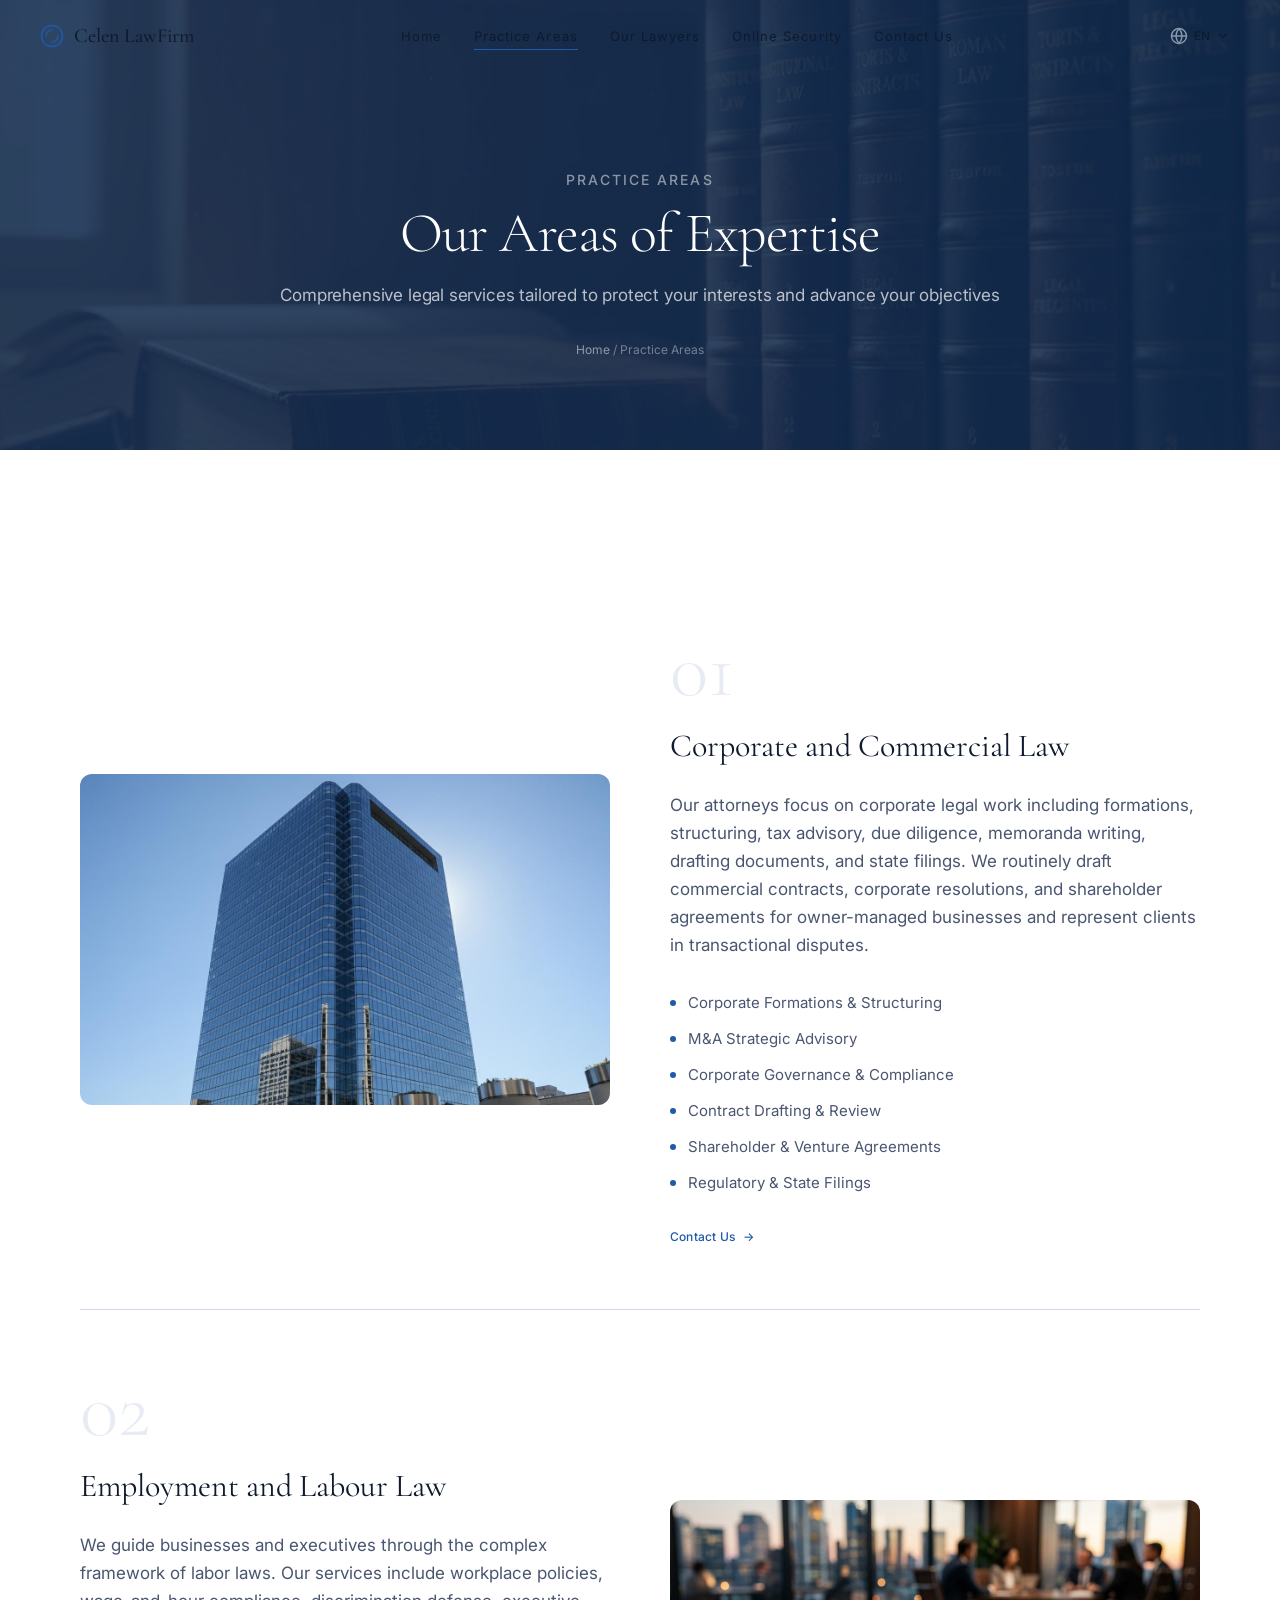
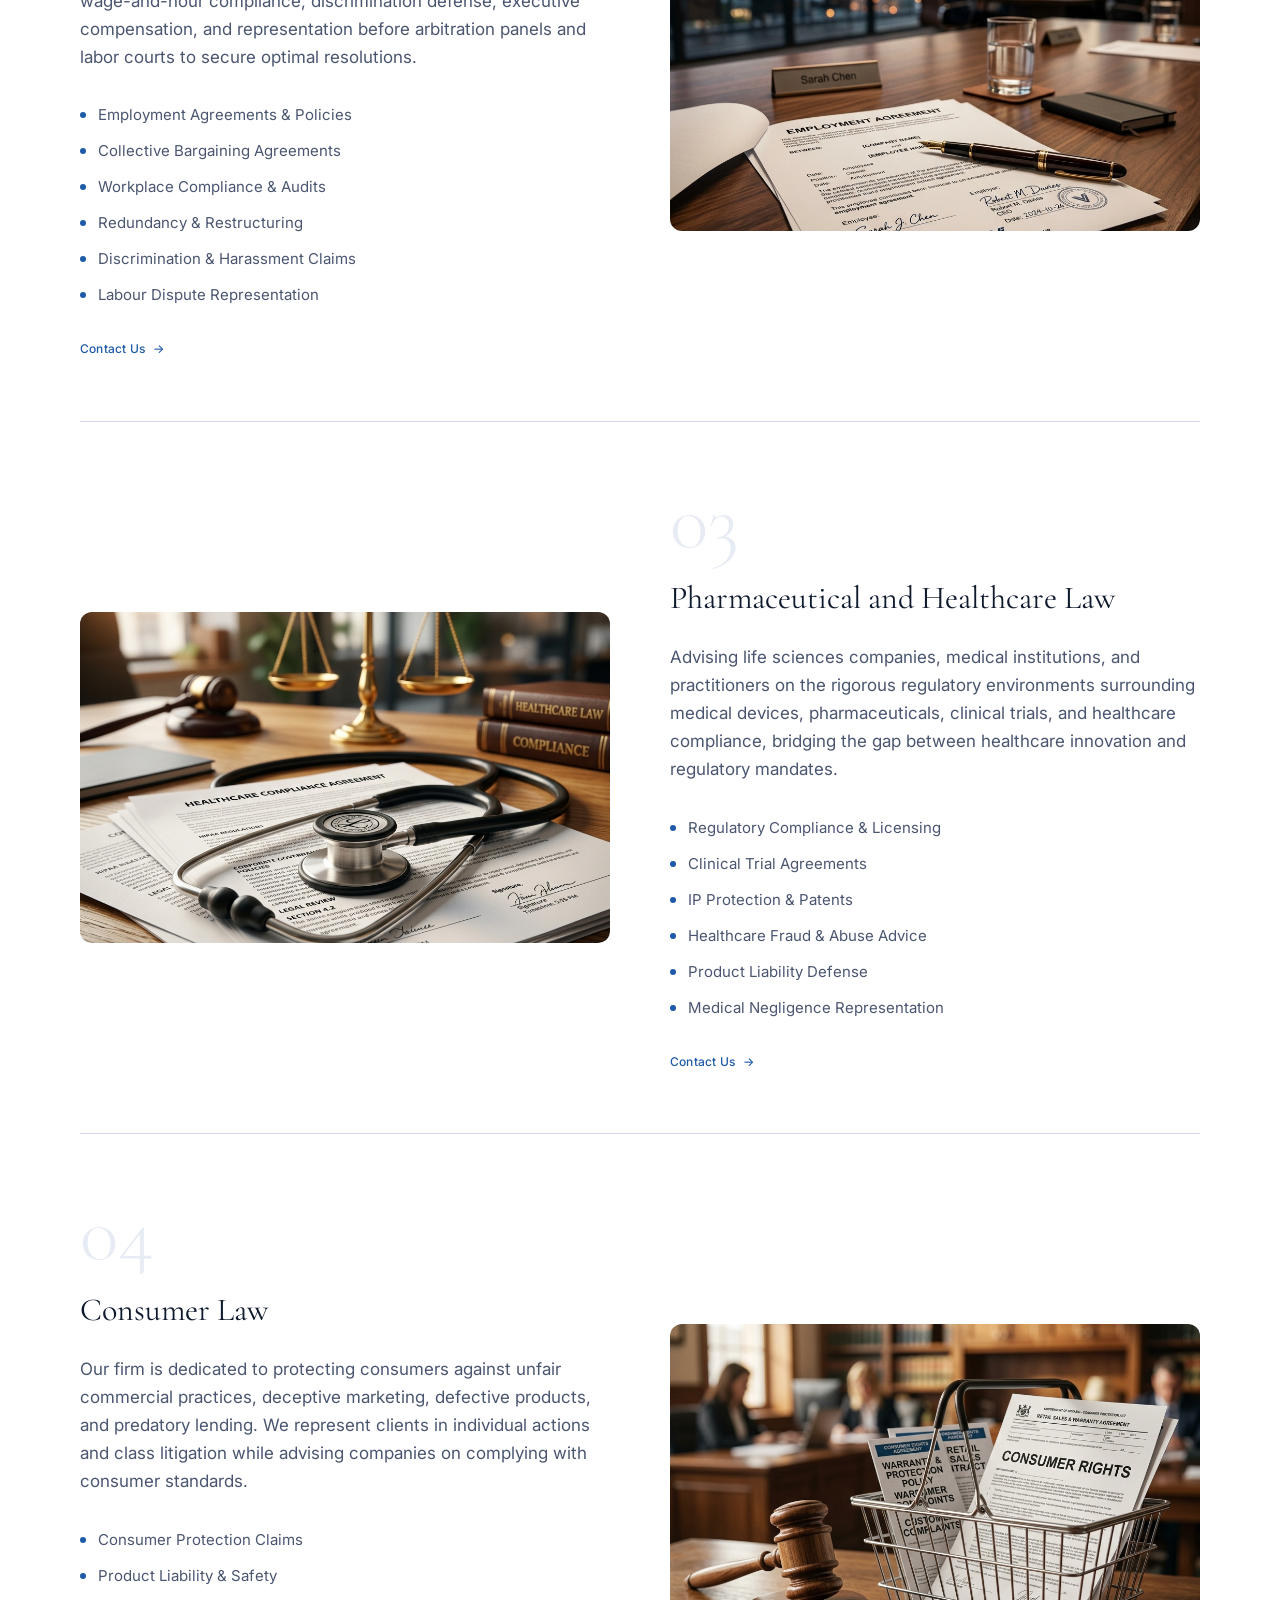
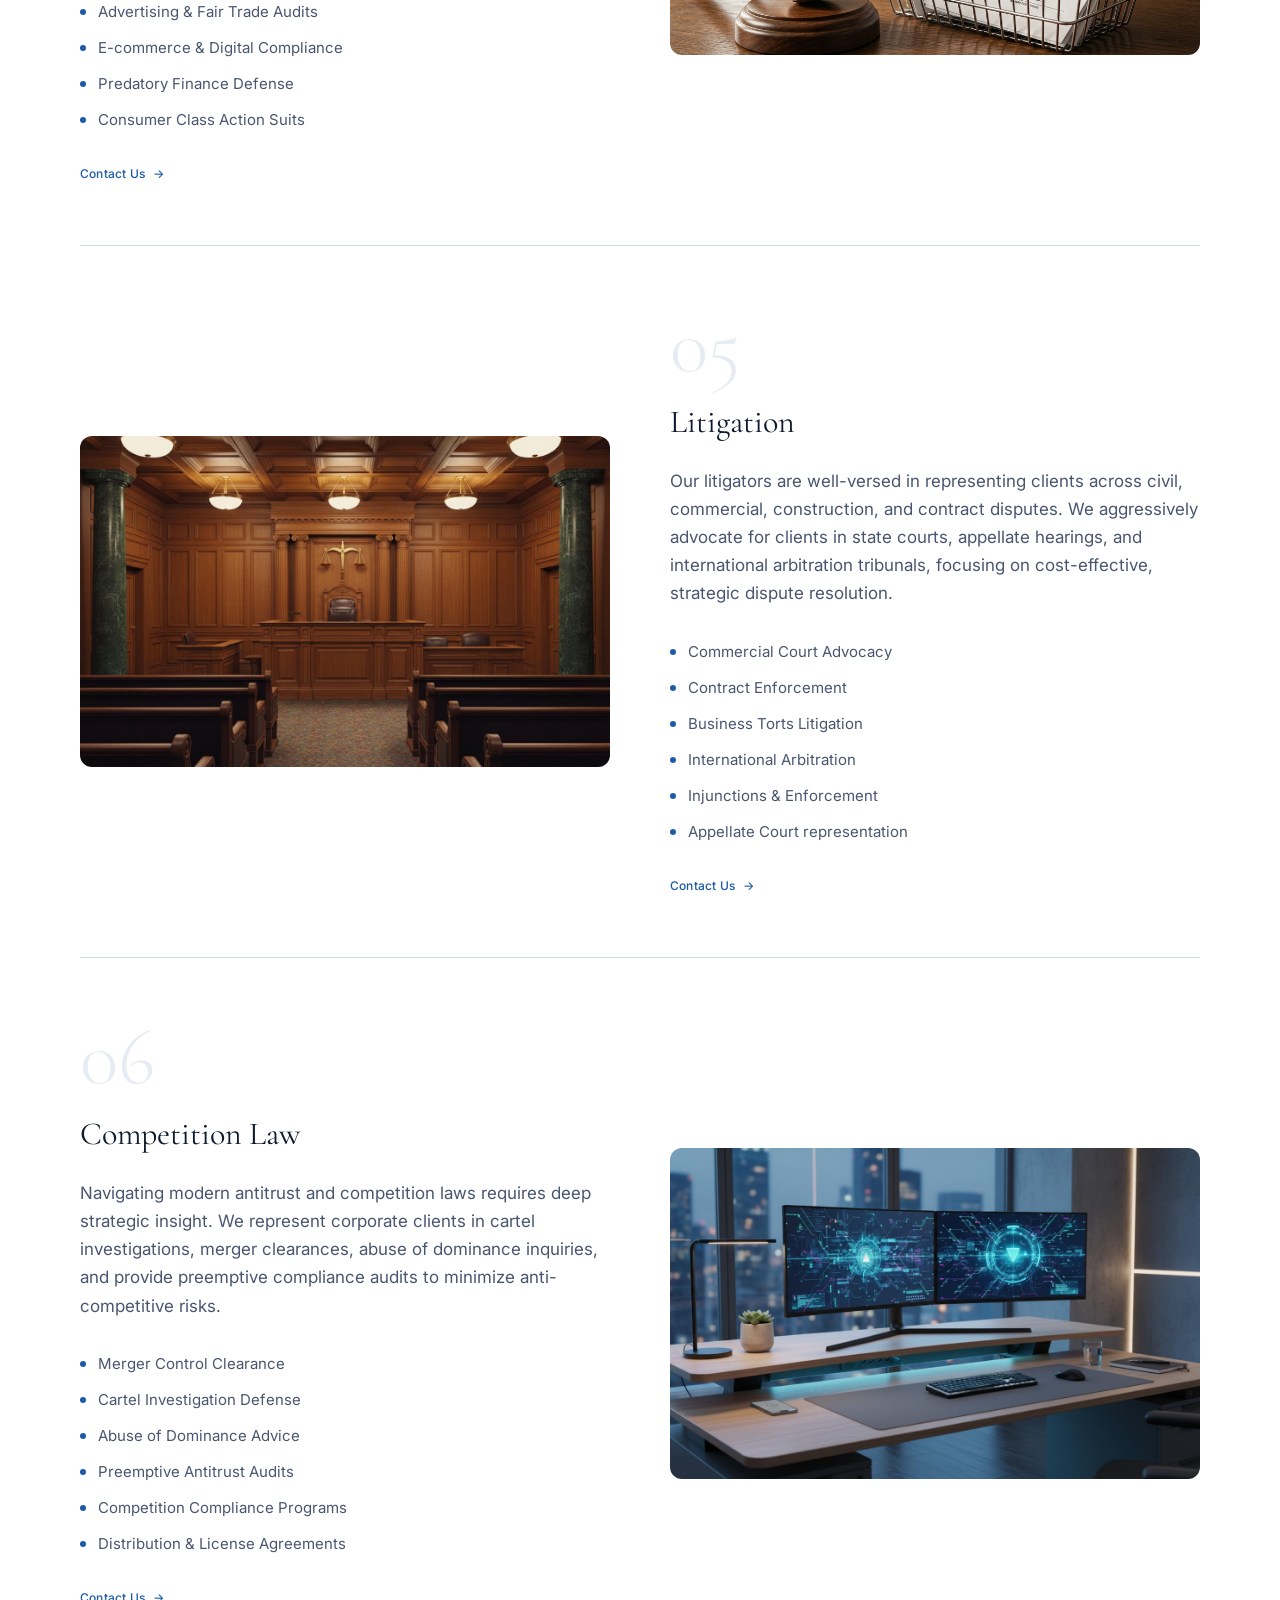
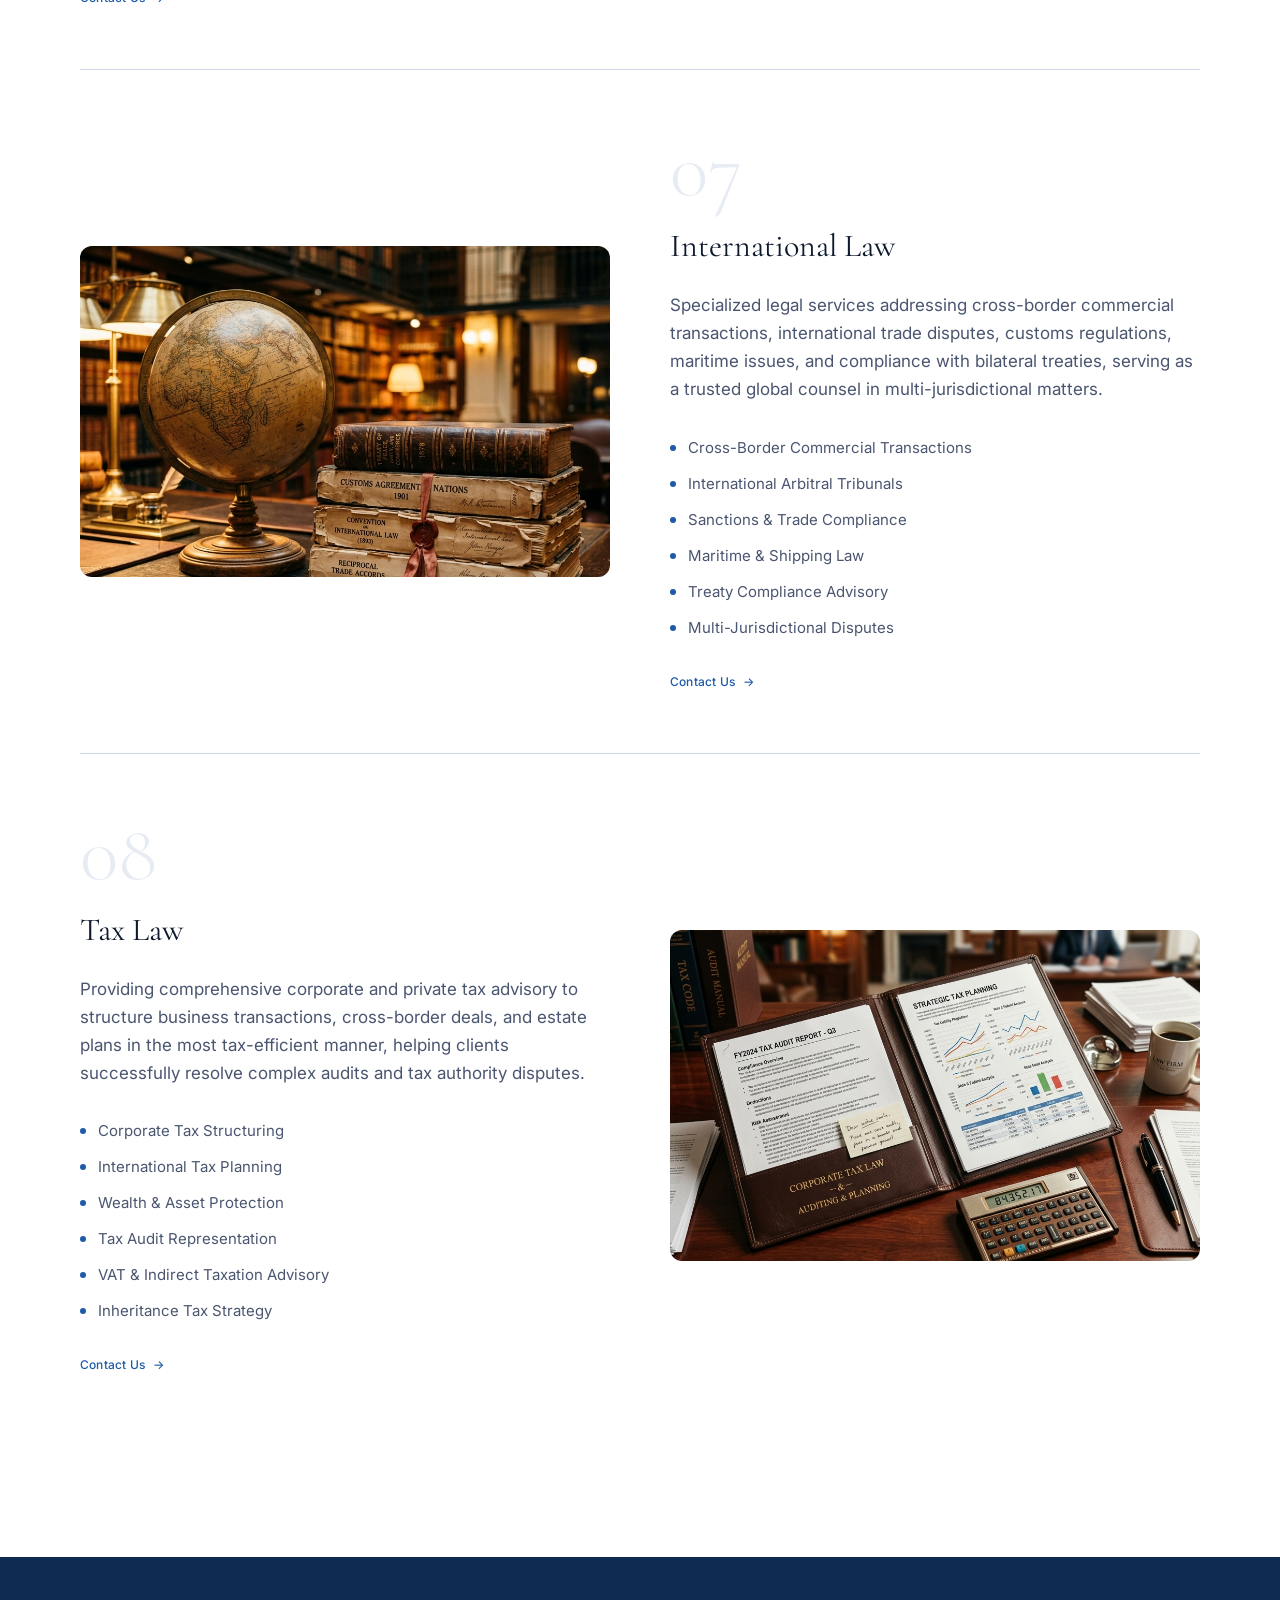
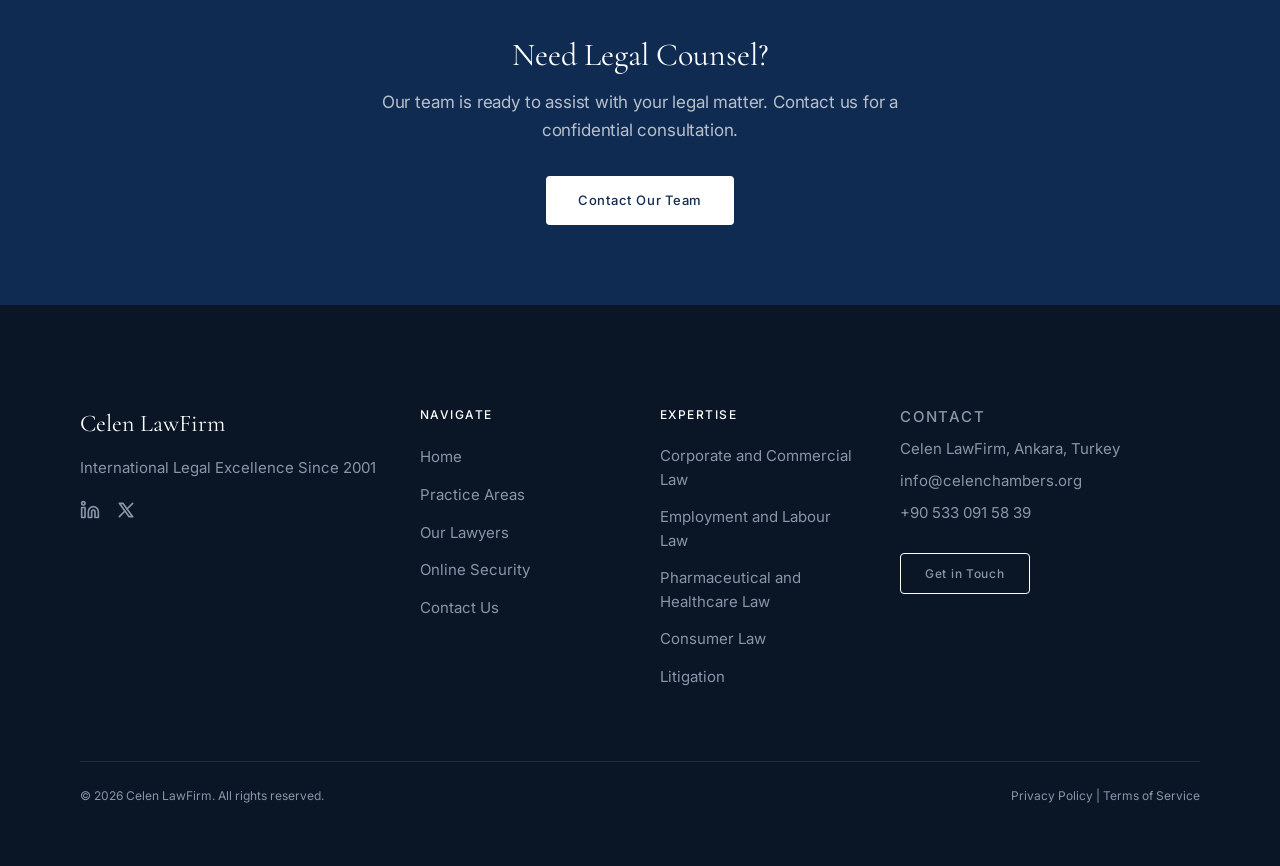
<file: web/practice-areas.html>
<!DOCTYPE html>
<html lang="en" dir="ltr">
<head>
  <meta charset="UTF-8">
  <meta name="viewport" content="width=device-width, initial-scale=1.0">
  <title>Practice Areas | Celen LawFirm</title>
  <meta name="description" content="Explore the comprehensive legal services offered by Celen LawFirm: Corporate, Commercial, Employment, Healthcare, Consumer, Litigation, Competition, Tax, and International Law.">
  
  <link rel="preconnect" href="https://fonts.googleapis.com">
  <link rel="preconnect" href="https://fonts.gstatic.com" crossorigin>
  <link href="https://fonts.googleapis.com/css2?family=Cormorant+Garamond:wght@300;400;500;600&family=Inter:wght@300;400;500&display=swap" rel="stylesheet">
  
  <link rel="stylesheet" href="css/base.css">
  <link rel="stylesheet" href="css/practice-areas.css">
</head>
<body>
  <a href="#main" class="skip-link">Skip to main content</a>
  
  <header class="navbar scrolled" id="navbar" role="banner">
    <a href="index.html" class="navbar__logo" aria-label="Celen LawFirm Home">
      <svg class="navbar__logo-icon" viewBox="0 0 32 32" fill="none" xmlns="http://www.w3.org/2000/svg" aria-hidden="true">
        <circle cx="16" cy="16" r="14" stroke="currentColor" stroke-width="2"/>
        <path d="M8 16C8 11.58 11.58 8 16 8" stroke="currentColor" stroke-width="2" stroke-linecap="round"/>
        <path d="M24 16C24 20.42 20.42 24 16 24" stroke="currentColor" stroke-width="2" stroke-linecap="round"/>
      </svg>
      Celen LawFirm
    </a>
    
    <nav class="navbar__nav" role="navigation" aria-label="Main navigation">
      <a href="index.html" data-i18n="nav.home">Home</a>
      <a href="practice-areas.html" class="active" data-i18n="nav.practiceAreas">Practice Areas</a>
      <a href="our-lawyers.html" data-i18n="nav.ourLawyers">Our Lawyers</a>
      <a href="online-security.html" data-i18n="nav.onlineSecurity">Online Security</a>
      <a href="contact-us.html" data-i18n="nav.contactUs">Contact Us</a>
    </nav>
    
    <div class="navbar__lang dropdown" aria-label="Language selector">
      <div class="dropdown__toggle">
        <svg viewBox="0 0 24 24" width="18" height="18" stroke="currentColor" stroke-width="2" fill="none"
          stroke-linecap="round" stroke-linejoin="round" class="lang-icon">
          <circle cx="12" cy="12" r="10"></circle>
          <line x1="2" y1="12" x2="22" y2="12"></line>
          <path d="M12 2a15.3 15.3 0 0 1 4 10 15.3 15.3 0 0 1-4 10 15.3 15.3 0 0 1-4-10 15.3 15.3 0 0 1 4-10z"></path>
        </svg>
        <span id="current-lang">EN</span>
        <svg viewBox="0 0 24 24" width="14" height="14" stroke="currentColor" stroke-width="2" fill="none"
          stroke-linecap="round" stroke-linejoin="round">
          <path d="M6 9l6 6 6-6" />
        </svg>
      </div>
      <div class="dropdown__menu">
        <button class="active" data-lang="en" aria-label="English">English</button>
        <button data-lang="tr" aria-label="Turkish">Türkçe</button>
        <button data-lang="pt" aria-label="Portuguese">Português</button>
        <button data-lang="it" aria-label="Italian">Italiano</button>
        <button data-lang="de" aria-label="German">Deutsch</button>
        <button data-lang="es" aria-label="Spanish">Español</button>
        <button data-lang="zh" aria-label="Chinese">中文</button>
        <button data-lang="fr" aria-label="French">Français</button>
        <button data-lang="ar" aria-label="Arabic">العربية</button>
        <button data-lang="ru" aria-label="Russian">Русский</button>
      </div>
    </div>
    
    <button class="navbar__toggle" id="menuToggle" aria-label="Toggle menu" aria-expanded="false">
      <span></span>
      <span></span>
    </button>
  </header>
  
  <div class="mobile-menu" id="mobileMenu" role="dialog" aria-label="Mobile navigation">
    <a href="index.html" data-i18n="nav.home">Home</a>
    <a href="practice-areas.html" data-i18n="nav.practiceAreas">Practice Areas</a>
    <a href="our-lawyers.html" data-i18n="nav.ourLawyers">Our Lawyers</a>
    <a href="online-security.html" data-i18n="nav.onlineSecurity">Online Security</a>
    <a href="contact-us.html" data-i18n="nav.contactUs">Contact Us</a>
    <div class="mobile-menu__lang dropdown">
      <div class="dropdown__menu--static">
        <div class="mobile-lang-header">
          <svg viewBox="0 0 24 24" width="18" height="18" stroke="currentColor" stroke-width="2" fill="none"
            stroke-linecap="round" stroke-linejoin="round">
            <circle cx="12" cy="12" r="10"></circle>
            <line x1="2" y1="12" x2="22" y2="12"></line>
            <path d="M12 2a15.3 15.3 0 0 1 4 10 15.3 15.3 0 0 1-4 10 15.3 15.3 0 0 1-4-10 15.3 15.3 0 0 1 4-10z"></path>
          </svg>
          <span>Select Language</span>
        </div>
        <button class="active" data-lang="en">English</button>
        <button data-lang="tr">Türkçe</button>
        <button data-lang="pt">Português</button>
        <button data-lang="it">Italiano</button>
        <button data-lang="de">Deutsch</button>
        <button data-lang="es">Español</button>
        <button data-lang="zh">中文</button>
        <button data-lang="fr">Français</button>
        <button data-lang="ar">العربية</button>
        <button data-lang="ru">Русский</button>
      </div>
    </div>
  </div>
  
  <main id="main">
    <!-- Page Header -->
    <section class="page-header" aria-label="Page header">
      <div class="page-header__bg" style="background-image: url('images/page-header-practice.jpg');" role="img" aria-label="Law books on shelf"></div>
      <div class="page-header__content">
        <p class="label-xl" data-animate="heading" data-i18n="practiceAreas.pageHeader.label">Practice Areas</p>
        <h1 class="display-l" data-animate="heading" data-delay="1" data-i18n="practiceAreas.pageHeader.heading">Our Areas of Expertise</h1>
        <p class="body-l" data-animate="fade-up" data-delay="2" data-i18n="practiceAreas.pageHeader.subtext">Comprehensive legal services tailored to protect your interests and advance your objectives</p>
        <nav class="page-header__breadcrumb" aria-label="Breadcrumb" data-animate="fade-up" data-delay="3">
          <a href="index.html" data-i18n="nav.home">Home</a> / <span data-i18n="nav.practiceAreas">Practice Areas</span>
        </nav>
      </div>
    </section>
    
    <!-- Practice Area Details -->
    <section class="practice-details section-padding" aria-label="Practice area details">
      <div class="container">
        
        <!-- Corporate and Commercial Law -->
        <article class="practice-detail" id="corporate" data-animate="fade-up">
          <div class="practice-detail__layout">
            <div class="practice-detail__image" data-animate="fade-left" data-delay="1">
              <img src="images/practice-corporate.jpg" alt="Modern glass office building against blue sky representing corporate law" loading="lazy">
            </div>
            <div class="practice-detail__content" data-animate="fade-right" data-delay="2">
              <span class="practice-detail__number" data-i18n="practiceAreas.corporate.number">01</span>
              <h2 class="practice-detail__title" data-i18n="practiceAreas.corporate.title">Corporate and Commercial Law</h2>
              <p class="practice-detail__desc" data-i18n="practiceAreas.corporate.desc">Our attorneys focus on corporate legal work including formations, structuring, tax advisory, due diligence, memoranda writing, drafting documents, and state filings. We routinely draft commercial contracts, corporate resolutions, and shareholder agreements for owner-managed businesses and represent clients in transactional disputes.</p>
              <ul class="practice-detail__services">
                <li class="practice-detail__service" data-i18n="practiceAreas.corporate.services.0">Corporate Formations &amp; Structuring</li>
                <li class="practice-detail__service" data-i18n="practiceAreas.corporate.services.1">M&amp;A Strategic Advisory</li>
                <li class="practice-detail__service" data-i18n="practiceAreas.corporate.services.2">Corporate Governance &amp; Compliance</li>
                <li class="practice-detail__service" data-i18n="practiceAreas.corporate.services.3">Contract Drafting &amp; Review</li>
                <li class="practice-detail__service" data-i18n="practiceAreas.corporate.services.4">Shareholder &amp; Venture Agreements</li>
                <li class="practice-detail__service" data-i18n="practiceAreas.corporate.services.5">Regulatory &amp; State Filings</li>
              </ul>
              <a href="contact-us.html" class="btn btn-tertiary practice-detail__link"><span data-i18n="home.hero.ctaSecondary">Contact Us</span> <span class="arrow">&rarr;</span></a>
            </div>
          </div>
        </article>
        
        <!-- Employment and Labour Law -->
        <article class="practice-detail" id="employment" data-animate="fade-up">
          <div class="practice-detail__layout">
            <div class="practice-detail__image" data-animate="fade-left" data-delay="1">
              <img src="images/practice-employment.png" alt="Signed employment agreement contract and fountain pen on modern desk" loading="lazy">
            </div>
            <div class="practice-detail__content" data-animate="fade-right" data-delay="2">
              <span class="practice-detail__number" data-i18n="practiceAreas.employment.number">02</span>
              <h2 class="practice-detail__title" data-i18n="practiceAreas.employment.title">Employment and Labour Law</h2>
              <p class="practice-detail__desc" data-i18n="practiceAreas.employment.desc">We guide businesses and executives through the complex framework of labor laws. Our services include workplace policies, wage-and-hour compliance, discrimination defense, executive compensation, and representation before arbitration panels and labor courts to secure optimal resolutions.</p>
              <ul class="practice-detail__services">
                <li class="practice-detail__service" data-i18n="practiceAreas.employment.services.0">Employment Agreements &amp; Policies</li>
                <li class="practice-detail__service" data-i18n="practiceAreas.employment.services.1">Collective Bargaining Agreements</li>
                <li class="practice-detail__service" data-i18n="practiceAreas.employment.services.2">Workplace Compliance &amp; Audits</li>
                <li class="practice-detail__service" data-i18n="practiceAreas.employment.services.3">Redundancy &amp; Restructuring</li>
                <li class="practice-detail__service" data-i18n="practiceAreas.employment.services.4">Discrimination &amp; Harassment Claims</li>
                <li class="practice-detail__service" data-i18n="practiceAreas.employment.services.5">Labour Dispute Representation</li>
              </ul>
              <a href="contact-us.html" class="btn btn-tertiary practice-detail__link"><span data-i18n="home.hero.ctaSecondary">Contact Us</span> <span class="arrow">&rarr;</span></a>
            </div>
          </div>
        </article>
        
        <!-- Pharmaceutical and Healthcare Law -->
        <article class="practice-detail" id="healthcare" data-animate="fade-up">
          <div class="practice-detail__layout">
            <div class="practice-detail__image" data-animate="fade-left" data-delay="1">
              <img src="images/practice-healthcare.png" alt="Medical stethoscope resting on legal documents with scale of justice" loading="lazy">
            </div>
            <div class="practice-detail__content" data-animate="fade-right" data-delay="2">
              <span class="practice-detail__number" data-i18n="practiceAreas.healthcare.number">03</span>
              <h2 class="practice-detail__title" data-i18n="practiceAreas.healthcare.title">Pharmaceutical and Healthcare Law</h2>
              <p class="practice-detail__desc" data-i18n="practiceAreas.healthcare.desc">Advising life sciences companies, medical institutions, and practitioners on the rigorous regulatory environments surrounding medical devices, pharmaceuticals, clinical trials, and healthcare compliance, bridging the gap between healthcare innovation and regulatory mandates.</p>
              <ul class="practice-detail__services">
                <li class="practice-detail__service" data-i18n="practiceAreas.healthcare.services.0">Regulatory Compliance &amp; Licensing</li>
                <li class="practice-detail__service" data-i18n="practiceAreas.healthcare.services.1">Clinical Trial Agreements</li>
                <li class="practice-detail__service" data-i18n="practiceAreas.healthcare.services.2">IP Protection &amp; Patents</li>
                <li class="practice-detail__service" data-i18n="practiceAreas.healthcare.services.3">Healthcare Fraud &amp; Abuse Advice</li>
                <li class="practice-detail__service" data-i18n="practiceAreas.healthcare.services.4">Product Liability Defense</li>
                <li class="practice-detail__service" data-i18n="practiceAreas.healthcare.services.5">Medical Negligence Representation</li>
              </ul>
              <a href="contact-us.html" class="btn btn-tertiary practice-detail__link"><span data-i18n="home.hero.ctaSecondary">Contact Us</span> <span class="arrow">&rarr;</span></a>
            </div>
          </div>
        </article>
        
        <!-- Consumer Law -->
        <article class="practice-detail" id="consumer" data-animate="fade-up">
          <div class="practice-detail__layout">
            <div class="practice-detail__image" data-animate="fade-left" data-delay="1">
              <img src="images/practice-consumer.png" alt="Wooden gavel next to a shopping basket and consumer protection contract" loading="lazy">
            </div>
            <div class="practice-detail__content" data-animate="fade-right" data-delay="2">
              <span class="practice-detail__number" data-i18n="practiceAreas.consumer.number">04</span>
              <h2 class="practice-detail__title" data-i18n="practiceAreas.consumer.title">Consumer Law</h2>
              <p class="practice-detail__desc" data-i18n="practiceAreas.consumer.desc">Our firm is dedicated to protecting consumers against unfair commercial practices, deceptive marketing, defective products, and predatory lending. We represent clients in individual actions and class litigation while advising companies on complying with consumer standards.</p>
              <ul class="practice-detail__services">
                <li class="practice-detail__service" data-i18n="practiceAreas.consumer.services.0">Consumer Protection Claims</li>
                <li class="practice-detail__service" data-i18n="practiceAreas.consumer.services.1">Product Liability &amp; Safety</li>
                <li class="practice-detail__service" data-i18n="practiceAreas.consumer.services.2">Advertising &amp; Fair Trade Audits</li>
                <li class="practice-detail__service" data-i18n="practiceAreas.consumer.services.3">E-commerce &amp; Digital Compliance</li>
                <li class="practice-detail__service" data-i18n="practiceAreas.consumer.services.4">Predatory Finance Defense</li>
                <li class="practice-detail__service" data-i18n="practiceAreas.consumer.services.5">Consumer Class Action Suits</li>
              </ul>
              <a href="contact-us.html" class="btn btn-tertiary practice-detail__link"><span data-i18n="home.hero.ctaSecondary">Contact Us</span> <span class="arrow">&rarr;</span></a>
            </div>
          </div>
        </article>
        
        <!-- Litigation -->
        <article class="practice-detail" id="litigation" data-animate="fade-up">
          <div class="practice-detail__layout">
            <div class="practice-detail__image" data-animate="fade-left" data-delay="1">
              <img src="images/practice-litigation.jpg" alt="Dignified courtroom interior representing litigation" loading="lazy">
            </div>
            <div class="practice-detail__content" data-animate="fade-right" data-delay="2">
              <span class="practice-detail__number" data-i18n="practiceAreas.litigation.number">05</span>
              <h2 class="practice-detail__title" data-i18n="practiceAreas.litigation.title">Litigation</h2>
              <p class="practice-detail__desc" data-i18n="practiceAreas.litigation.desc">Our litigators are well-versed in representing clients across civil, commercial, construction, and contract disputes. We aggressively advocate for clients in state courts, appellate hearings, and international arbitration tribunals, focusing on cost-effective, strategic dispute resolution.</p>
              <ul class="practice-detail__services">
                <li class="practice-detail__service" data-i18n="practiceAreas.litigation.services.0">Commercial Court Advocacy</li>
                <li class="practice-detail__service" data-i18n="practiceAreas.litigation.services.1">Contract Enforcement</li>
                <li class="practice-detail__service" data-i18n="practiceAreas.litigation.services.2">Business Torts Litigation</li>
                <li class="practice-detail__service" data-i18n="practiceAreas.litigation.services.3">International Arbitration</li>
                <li class="practice-detail__service" data-i18n="practiceAreas.litigation.services.4">Injunctions &amp; Enforcement</li>
                <li class="practice-detail__service" data-i18n="practiceAreas.litigation.services.5">Appellate Court Representation</li>
              </ul>
              <a href="contact-us.html" class="btn btn-tertiary practice-detail__link"><span data-i18n="home.hero.ctaSecondary">Contact Us</span> <span class="arrow">&rarr;</span></a>
            </div>
          </div>
        </article>
        
        <!-- Competition Law -->
        <article class="practice-detail" id="competition" data-animate="fade-up">
          <div class="practice-detail__layout">
            <div class="practice-detail__image" data-animate="fade-left" data-delay="1">
              <img src="images/practice-cyber.jpg" alt="Antitrust and merger control graphics representing competition law" loading="lazy">
            </div>
            <div class="practice-detail__content" data-animate="fade-right" data-delay="2">
              <span class="practice-detail__number" data-i18n="practiceAreas.competition.number">06</span>
              <h2 class="practice-detail__title" data-i18n="practiceAreas.competition.title">Competition Law</h2>
              <p class="practice-detail__desc" data-i18n="practiceAreas.competition.desc">Navigating modern antitrust and competition laws requires deep strategic insight. We represent corporate clients in cartel investigations, merger clearances, abuse of dominance inquiries, and provide preemptive compliance audits to minimize anti-competitive risks.</p>
              <ul class="practice-detail__services">
                <li class="practice-detail__service" data-i18n="practiceAreas.competition.services.0">Merger Control Clearance</li>
                <li class="practice-detail__service" data-i18n="practiceAreas.competition.services.1">Cartel Investigation Defense</li>
                <li class="practice-detail__service" data-i18n="practiceAreas.competition.services.2">Abuse of Dominance Advice</li>
                <li class="practice-detail__service" data-i18n="practiceAreas.competition.services.3">Preemptive Antitrust Audits</li>
                <li class="practice-detail__service" data-i18n="practiceAreas.competition.services.4">Competition Compliance Programs</li>
                <li class="practice-detail__service" data-i18n="practiceAreas.competition.services.5">Distribution &amp; License Agreements</li>
              </ul>
              <a href="contact-us.html" class="btn btn-tertiary practice-detail__link"><span data-i18n="home.hero.ctaSecondary">Contact Us</span> <span class="arrow">&rarr;</span></a>
            </div>
          </div>
        </article>
        
        <!-- International Law -->
        <article class="practice-detail" id="international" data-animate="fade-up">
          <div class="practice-detail__layout">
            <div class="practice-detail__image" data-animate="fade-left" data-delay="1">
              <img src="images/practice-international.png" alt="Desktop terrestrial globe and treaty agreements representing international law" loading="lazy">
            </div>
            <div class="practice-detail__content" data-animate="fade-right" data-delay="2">
              <span class="practice-detail__number" data-i18n="practiceAreas.international.number">07</span>
              <h2 class="practice-detail__title" data-i18n="practiceAreas.international.title">International Law</h2>
              <p class="practice-detail__desc" data-i18n="practiceAreas.international.desc">Specialized legal services addressing cross-border commercial transactions, international trade disputes, customs regulations, maritime issues, and compliance with bilateral treaties, serving as a trusted global counsel in multi-jurisdictional matters.</p>
              <ul class="practice-detail__services">
                <li class="practice-detail__service" data-i18n="practiceAreas.international.services.0">Cross-Border Commercial Transactions</li>
                <li class="practice-detail__service" data-i18n="practiceAreas.international.services.1">International Arbitral Tribunals</li>
                <li class="practice-detail__service" data-i18n="practiceAreas.international.services.2">Sanctions &amp; Trade Compliance</li>
                <li class="practice-detail__service" data-i18n="practiceAreas.international.services.3">Maritime &amp; Shipping Law</li>
                <li class="practice-detail__service" data-i18n="practiceAreas.international.services.4">Treaty Compliance Advisory</li>
                <li class="practice-detail__service" data-i18n="practiceAreas.international.services.5">Multi-Jurisdictional Disputes</li>
              </ul>
              <a href="contact-us.html" class="btn btn-tertiary practice-detail__link"><span data-i18n="home.hero.ctaSecondary">Contact Us</span> <span class="arrow">&rarr;</span></a>
            </div>
          </div>
        </article>
        
        <!-- Tax Law -->
        <article class="practice-detail" id="tax" data-animate="fade-up">
          <div class="practice-detail__layout">
            <div class="practice-detail__image" data-animate="fade-left" data-delay="1">
              <img src="images/practice-tax.png" alt="Financial charts, calculator, and audit folders representing tax law" loading="lazy">
            </div>
            <div class="practice-detail__content" data-animate="fade-right" data-delay="2">
              <span class="practice-detail__number" data-i18n="practiceAreas.tax.number">08</span>
              <h2 class="practice-detail__title" data-i18n="practiceAreas.tax.title">Tax Law</h2>
              <p class="practice-detail__desc" data-i18n="practiceAreas.tax.desc">Providing comprehensive corporate and private tax advisory to structure business transactions, cross-border deals, and estate plans in the most tax-efficient manner, helping clients successfully resolve complex audits and tax authority disputes.</p>
              <ul class="practice-detail__services">
                <li class="practice-detail__service" data-i18n="practiceAreas.tax.services.0">Corporate Tax Structuring</li>
                <li class="practice-detail__service" data-i18n="practiceAreas.tax.services.1">International Tax Planning</li>
                <li class="practice-detail__service" data-i18n="practiceAreas.tax.services.2">Wealth &amp; Asset Protection</li>
                <li class="practice-detail__service" data-i18n="practiceAreas.tax.services.3">Tax Audit Representation</li>
                <li class="practice-detail__service" data-i18n="practiceAreas.tax.services.4">VAT &amp; Indirect Taxation Advisory</li>
                <li class="practice-detail__service" data-i18n="practiceAreas.tax.services.5">Inheritance Tax Strategy</li>
              </ul>
              <a href="contact-us.html" class="btn btn-tertiary practice-detail__link"><span data-i18n="home.hero.ctaSecondary">Contact Us</span> <span class="arrow">&rarr;</span></a>
            </div>
          </div>
        </article>
        
      </div>
    </section>
    
    <!-- CTA Banner -->
    <section class="cta-banner" aria-label="Contact call to action">
      <div class="container">
        <h2 class="heading-m" data-animate="heading" data-i18n="practiceAreas.cta.heading">Need Legal Counsel?</h2>
        <p class="body-l" data-animate="fade-up" data-delay="1" data-i18n="practiceAreas.cta.body">Our team is ready to assist with your legal matter. Contact us for a confidential consultation.</p>
        <a href="contact-us.html" class="btn" data-animate="fade-up" data-delay="2" data-i18n="practiceAreas.cta.button">Contact Our Team</a>
      </div>
    </section>
  </main>
  
  <!-- Footer -->
  <footer class="footer" role="contentinfo">
    <div class="container">
      <div class="footer__grid" data-animate="fade-up">
        <div>
          <p class="footer__brand">Celen LawFirm</p>
          <p class="footer__tagline" data-i18n="footer.tagline">International Legal Excellence Since 2001</p>
          <div class="footer__socials">
            <a href="#" aria-label="LinkedIn">
              <svg width="20" height="20" viewBox="0 0 24 24" fill="none" stroke="currentColor" stroke-width="2" stroke-linecap="round" stroke-linejoin="round"><path d="M16 8a6 6 0 0 1 6 6v7h-4v-7a2 2 0 0 0-2-2 2 2 0 0 0-2 2v7h-4v-7a6 6 0 0 1 6-6z"/><rect x="2" y="9" width="4" height="12"/><circle cx="4" cy="4" r="2"/></svg>
            </a>
            <a href="#" aria-label="X (Twitter)">
              <svg width="20" height="20" viewBox="0 0 24 24" fill="none" stroke="currentColor" stroke-width="2" stroke-linecap="round" stroke-linejoin="round"><path d="M4 4l11.733 16h4.267l-11.733-16z"/><path d="M4 20l6.768-6.768m2.46-2.46L20 4"/></svg>
            </a>
          </div>
        </div>
        <div>
          <p class="footer__heading" data-i18n="footer.navigate">Navigate</p>
          <ul class="footer__links">
            <li><a href="index.html" data-i18n="nav.home">Home</a></li>
            <li><a href="practice-areas.html" data-i18n="nav.practiceAreas">Practice Areas</a></li>
            <li><a href="our-lawyers.html" data-i18n="nav.ourLawyers">Our Lawyers</a></li>
            <li><a href="online-security.html" data-i18n="nav.onlineSecurity">Online Security</a></li>
            <li><a href="contact-us.html" data-i18n="nav.contactUs">Contact Us</a></li>
          </ul>
        </div>
        <div>
          <p class="footer__heading" data-i18n="footer.expertise">Expertise</p>
          <ul class="footer__links">
            <li><a href="practice-areas.html#corporate" data-i18n="practiceAreas.corporate.title">Corporate &amp; Commercial</a></li>
            <li><a href="practice-areas.html#employment" data-i18n="practiceAreas.employment.title">Employment &amp; Labour</a></li>
            <li><a href="practice-areas.html#healthcare" data-i18n="practiceAreas.healthcare.title">Pharmaceutical &amp; Healthcare</a></li>
            <li><a href="practice-areas.html#consumer" data-i18n="practiceAreas.consumer.title">Consumer Law</a></li>
            <li><a href="practice-areas.html#litigation" data-i18n="practiceAreas.litigation.title">Litigation</a></li>
          </ul>
        </div>
        <div class="footer__contact">
          <p class="footer__heading" data-i18n="footer.contact">Contact</p>
          <p>Celen LawFirm, Ankara, Turkey</p>
          <p><a href="mailto:info@celenchambers.org">info@celenchambers.org</a></p>
          <p><a href="tel:+905330915839">+90 533 091 58 39</a></p>
          <a href="contact-us.html" class="btn btn-secondary-white" data-i18n="footer.cta">Get in Touch</a>
        </div>
      </div>
      <div class="footer__bottom">
        <p data-i18n="footer.copyright">&copy; 2026 Celen LawFirm. All rights reserved.</p>
        <p><a href="#" data-i18n="footer.privacy">Privacy Policy</a> | <a href="#" data-i18n="footer.terms">Terms of Service</a></p>
      </div>
    </div>
  </footer>
  
  <script src="js/app.js"></script>
</body>
</html>
</file>
<file: web/css/base.css>
/* ========================================
   CELEN CHAMBERS — BASE STYLES
   Design Tokens | Reset | Typography | 
   Utilities | Shared Components | Animations
   ======================================== */

/* ── CSS Custom Properties (Design Tokens) ── */
:root {
  /* Colors */
  --white: #FFFFFF;
  --off-white: #F7F9FC;
  --light-blue-grey: #E8EDF5;
  --border-light: #D0D8E8;
  --blue-accent: #1E5AA8;
  --deep-blue: #0F2B52;
  --text-primary: #0F1A2E;
  --text-secondary: #4A5570;
  --text-muted: #8A95AA;
  --navy-dark: #0A1525;
  --warm-sand: #E8DFD0;
  --success: #2E8B57;
  --error: #C0392B;

  /* Spacing */
  --section-padding: 12rem;
  --section-padding-lg: 16rem;
  --content-max: 120rem;
  --content-narrow: 72rem;
  --grid-gap: 3.2rem;
  --element-gap: 2.4rem;
  --element-gap-sm: 1.2rem;

  /* Border Radius */
  --radius-sm: 0.4rem;
  --radius-md: 0.8rem;
  --radius-lg: 1.2rem;

  /* Animation Easing */
  --ease-default: cubic-bezier(0.25, 0.1, 0.25, 1);
  --ease-smooth: cubic-bezier(0.4, 0, 0.2, 1);
  --ease-gentle: cubic-bezier(0.22, 1, 0.36, 1);
  --ease-spring: cubic-bezier(0.34, 1.56, 0.64, 1);

  /* Animation Durations */
  --dur-fast: 300ms;
  --dur-normal: 500ms;
  --dur-slow: 800ms;
  --dur-hero: 1200ms;

  /* Font Scale (1rem = 10px) */
  font-size: 62.5%;
}

/* ── CSS Reset ── */
*, *::before, *::after {
  margin: 0;
  padding: 0;
  box-sizing: border-box;
}

html {
  scroll-behavior: smooth;
  font-size: 62.5%;
  -webkit-text-size-adjust: 100%;
}

body {
  font-family: 'Inter', sans-serif;
  font-size: 1.6rem;
  line-height: 1.6;
  color: var(--text-primary);
  background: var(--white);
  -webkit-font-smoothing: antialiased;
  -moz-osx-font-smoothing: grayscale;
  overflow-x: hidden;
}

body.menu-open {
  overflow: hidden;
  touch-action: none;
}

img {
  max-width: 100%;
  height: auto;
  display: block;
}

a {
  color: inherit;
  text-decoration: none;
}

button {
  border: none;
  background: none;
  cursor: pointer;
  font-family: inherit;
}

ul, ol {
  list-style: none;
}

input, textarea, select {
  font-family: inherit;
  font-size: inherit;
  color: inherit;
}

/* Skip link */
.skip-link {
  position: absolute;
  top: -100%;
  left: 2rem;
  background: var(--blue-accent);
  color: var(--white);
  padding: 1rem 2rem;
  border-radius: var(--radius-sm);
  font-size: 1.3rem;
  font-weight: 500;
  z-index: 10000;
  transition: top var(--dur-fast);
}
.skip-link:focus {
  top: 2rem;
}

/* ── Typography ── */
.font-display {
  font-family: 'Cormorant Garamond', serif;
}

.font-body {
  font-family: 'Inter', sans-serif;
}

/* Display sizes with fluid scaling */
.display-xl {
  font-family: 'Cormorant Garamond', serif;
  font-size: clamp(3.2rem, 6vw, 7.2rem);
  line-height: 0.95;
  font-weight: 300;
  letter-spacing: -0.02em;
}

.display-l {
  font-family: 'Cormorant Garamond', serif;
  font-size: clamp(2.8rem, 4.5vw, 5.6rem);
  line-height: 1.0;
  font-weight: 300;
  letter-spacing: -0.015em;
}

.heading-l {
  font-family: 'Cormorant Garamond', serif;
  font-size: clamp(2.8rem, 4vw, 4.2rem);
  line-height: 1.05;
  font-weight: 400;
  letter-spacing: -0.01em;
}

.heading-m {
  font-family: 'Cormorant Garamond', serif;
  font-size: clamp(2.4rem, 3vw, 3.2rem);
  line-height: 1.1;
  font-weight: 400;
}

.heading-s {
  font-family: 'Cormorant Garamond', serif;
  font-size: clamp(2rem, 2.5vw, 2.4rem);
  line-height: 1.15;
  font-weight: 500;
}

.label-xl {
  font-family: 'Inter', sans-serif;
  font-size: 1.4rem;
  line-height: 1.3;
  font-weight: 500;
  letter-spacing: 0.15em;
  text-transform: uppercase;
}

.label-l {
  font-family: 'Inter', sans-serif;
  font-size: 1.2rem;
  line-height: 1.3;
  font-weight: 500;
  letter-spacing: 0.12em;
  text-transform: uppercase;
}

.body-l {
  font-family: 'Inter', sans-serif;
  font-size: clamp(1.5rem, 1.6vw, 1.7rem);
  line-height: 1.65;
  font-weight: 400;
  letter-spacing: -0.01em;
}

.body-m {
  font-family: 'Inter', sans-serif;
  font-size: 1.5rem;
  line-height: 1.6;
  font-weight: 400;
}

.caption {
  font-family: 'Inter', sans-serif;
  font-size: 1.2rem;
  line-height: 1.4;
  font-weight: 400;
  letter-spacing: 0.02em;
}

.nav-link {
  font-family: 'Inter', sans-serif;
  font-size: 1.3rem;
  line-height: 1.0;
  font-weight: 400;
  letter-spacing: 0.08em;
}

/* ── Layout Utilities ── */
.container {
  max-width: var(--content-max);
  margin: 0 auto;
  padding: 0 4rem;
}

.container-narrow {
  max-width: var(--content-narrow);
  margin: 0 auto;
  padding: 0 4rem;
}

.section-padding {
  padding-top: var(--section-padding);
  padding-bottom: var(--section-padding);
}

.section-padding-lg {
  padding-top: var(--section-padding-lg);
  padding-bottom: var(--section-padding-lg);
}

/* ── Section Header Pattern ── */
.section-header {
  text-align: center;
  margin-bottom: 6rem;
}

.section-header .label-xl {
  color: var(--blue-accent);
}

.section-header .heading-l {
  color: var(--text-primary);
  margin-top: 1.6rem;
}

.section-header .body-m {
  color: var(--text-secondary);
  margin-top: 1.2rem;
}

.section-header .decorative-line {
  width: 6rem;
  height: 1px;
  background: var(--border-light);
  margin: 2rem auto;
}

/* ── Buttons ── */
.btn {
  display: inline-flex;
  align-items: center;
  justify-content: center;
  gap: 0.8rem;
  padding: 1.4rem 3.2rem;
  border-radius: var(--radius-sm);
  font-family: 'Inter', sans-serif;
  font-size: 1.3rem;
  font-weight: 500;
  letter-spacing: 0.06em;
  cursor: pointer;
  transition: all var(--dur-fast) var(--ease-spring);
  white-space: nowrap;
}

.btn-primary {
  background: var(--blue-accent);
  color: var(--white);
  border: 1px solid var(--blue-accent);
}

.btn-primary:hover {
  background: var(--deep-blue);
  border-color: var(--deep-blue);
  transform: translateY(-2px);
  box-shadow: 0 4px 20px rgba(15, 43, 82, 0.2);
}

.btn-secondary {
  background: transparent;
  color: var(--blue-accent);
  border: 1px solid var(--blue-accent);
}

.btn-secondary:hover {
  background: var(--blue-accent);
  color: var(--white);
}

.btn-secondary-white {
  background: transparent;
  color: var(--white);
  border: 1px solid var(--white);
}

.btn-secondary-white:hover {
  background: var(--white);
  color: var(--deep-blue);
}

.btn-tertiary {
  background: transparent;
  color: var(--blue-accent);
  border: none;
  padding: 0;
  font-size: 1.2rem;
  letter-spacing: 0.02em;
}

.btn-tertiary .arrow {
  display: inline-block;
  transition: transform var(--dur-fast) var(--ease-default);
}

.btn-tertiary:hover .arrow {
  transform: translateX(8px);
}

.btn-full {
  width: 100%;
}

/* ── Link Underline Animation ── */
.link-underline {
  position: relative;
  display: inline-block;
}

.link-underline::after {
  content: '';
  position: absolute;
  bottom: -2px;
  left: 0;
  width: 100%;
  height: 1px;
  background: currentColor;
  transform: scaleX(0);
  transform-origin: left;
  transition: transform var(--dur-fast) var(--ease-spring);
}

.link-underline:hover::after,
.link-underline.active::after {
  transform: scaleX(1);
}

/* ── Navigation ── */
.navbar {
  position: fixed;
  top: 0;
  left: 0;
  right: 0;
  height: 7.2rem;
  padding: 0 4rem;
  display: flex;
  align-items: center;
  justify-content: space-between;
  z-index: 1000;
  transition: background var(--dur-fast) var(--ease-smooth),
              box-shadow var(--dur-fast) var(--ease-smooth),
              backdrop-filter var(--dur-fast);
}

.navbar.scrolled {
  background: rgba(255, 255, 255, 0.97);
  backdrop-filter: blur(12px);
  -webkit-backdrop-filter: blur(12px);
  box-shadow: 0 1px 0 rgba(0, 0, 0, 0.05);
}

.navbar__logo {
  display: flex;
  align-items: center;
  gap: 1rem;
  font-family: 'Cormorant Garamond', serif;
  font-size: 2rem;
  font-weight: 500;
  color: var(--text-primary);
  z-index: 1001;
}

.navbar__logo-icon {
  width: 2.4rem;
  height: 2.4rem;
  color: var(--blue-accent);
}

.navbar__nav {
  display: flex;
  align-items: center;
  gap: 3.2rem;
}

.navbar__nav a {
  font-family: 'Inter', sans-serif;
  font-size: 1.3rem;
  font-weight: 400;
  letter-spacing: 0.08em;
  color: var(--text-primary);
  position: relative;
}

.navbar__nav a::after {
  content: '';
  position: absolute;
  bottom: -4px;
  left: 0;
  width: 100%;
  height: 1px;
  background: var(--blue-accent);
  transform: scaleX(0);
  transform-origin: left;
  transition: transform var(--dur-fast) var(--ease-spring);
}

.navbar__nav a:hover::after,
.navbar__nav a.active::after {
  transform: scaleX(1);
}

/* ── Language Dropdown ── */
.dropdown {
  position: relative;
  display: inline-block;
}

.dropdown__toggle {
  display: flex;
  align-items: center;
  gap: 0.6rem;
  font-family: 'Inter', sans-serif;
  font-size: 1.2rem;
  font-weight: 500;
  color: var(--text-primary);
  cursor: pointer;
  padding: 0.6rem 1rem;
  border-radius: var(--radius-sm);
  transition: background var(--dur-fast);
}

.dropdown__toggle:hover {
  background: rgba(0, 0, 0, 0.04);
}

.navbar.scrolled .dropdown__toggle:hover {
  background: rgba(0, 0, 0, 0.04);
}

.dropdown__menu {
  position: absolute;
  top: 100%;
  right: 0;
  min-width: 14rem;
  background: var(--white);
  border: 1px solid var(--border-light);
  border-radius: var(--radius-md);
  box-shadow: 0 4px 24px rgba(0, 0, 0, 0.08);
  opacity: 0;
  visibility: hidden;
  transform: translateY(10px);
  transition: all var(--dur-fast) var(--ease-spring);
  padding: 0.8rem 0;
  z-index: 100;
  display: flex;
  flex-direction: column;
}

.dropdown:hover .dropdown__menu {
  opacity: 1;
  visibility: visible;
  transform: translateY(0);
}

.dropdown__menu button, .dropdown__menu--static button {
  text-align: left;
  width: 100%;
  padding: 0.8rem 1.6rem;
  font-family: 'Inter', sans-serif;
  font-size: 1.3rem;
  color: var(--text-secondary);
  background: none;
  border: none;
  cursor: pointer;
  transition: background var(--dur-fast), color var(--dur-fast);
}

.dropdown__menu button:hover, .dropdown__menu--static button:hover {
  background: var(--light-blue-grey);
  color: var(--blue-accent);
}

.dropdown__menu button.active, .dropdown__menu--static button.active {
  color: var(--blue-accent);
  font-weight: 500;
  background: rgba(30, 90, 168, 0.04);
}

/* Hamburger */
.navbar__toggle {
  display: none;
  flex-direction: column;
  justify-content: space-between;
  width: 3.2rem;
  height: 2.4rem;
  cursor: pointer;
  z-index: 1001;
  background: none;
  border: none;
  padding: 0;
  position: relative;
}

.navbar__toggle span {
  display: block;
  width: 100%;
  height: 2px;
  background: var(--text-primary);
  border-radius: 2px;
  transition: transform var(--dur-normal) var(--ease-spring),
              opacity var(--dur-fast) var(--ease-smooth),
              background-color var(--dur-fast) var(--ease-smooth);
}

.navbar__toggle[aria-expanded="true"] span:nth-child(1) {
  transform: translateY(11px) rotate(45deg);
}

.navbar__toggle[aria-expanded="true"] span:nth-child(2) {
  transform: translateY(-11px) rotate(-45deg);
}

.mobile-menu {
  position: fixed;
  top: 0;
  left: 0;
  right: 0;
  bottom: 0;
  background: rgba(255, 255, 255, 0.98);
  backdrop-filter: blur(12px);
  -webkit-backdrop-filter: blur(12px);
  z-index: 999;
  display: flex;
  flex-direction: column;
  align-items: center;
  justify-content: center;
  gap: 4rem;
  opacity: 0;
  pointer-events: none;
  transition: opacity var(--dur-normal) var(--ease-smooth);
  padding: 4rem 2rem;
  overflow-y: auto;
}

.mobile-menu.open {
  opacity: 1;
  pointer-events: all;
}

.mobile-menu a {
  font-family: 'Cormorant Garamond', serif;
  font-size: 3.2rem;
  font-weight: 400;
  color: var(--text-primary);
  opacity: 0;
  transform: translateY(20px);
  transition: opacity var(--dur-normal) var(--ease-gentle),
              transform var(--dur-normal) var(--ease-gentle),
              color var(--dur-fast) var(--ease-smooth);
}

.mobile-menu a:hover,
.mobile-menu a:active {
  color: var(--blue-accent);
}

.mobile-menu.open a {
  opacity: 1;
  transform: translateY(0);
}

.mobile-menu.open a:nth-child(1) { transition-delay: 50ms; }
.mobile-menu.open a:nth-child(2) { transition-delay: 100ms; }
.mobile-menu.open a:nth-child(3) { transition-delay: 150ms; }
.mobile-menu.open a:nth-child(4) { transition-delay: 200ms; }
.mobile-menu.open a:nth-child(5) { transition-delay: 250ms; }

.mobile-menu__lang {
  display: flex;
  justify-content: center;
  width: 100%;
  margin-top: 1rem;
  opacity: 0;
  transform: translateY(20px);
  transition: opacity var(--dur-normal) var(--ease-gentle) 300ms,
              transform var(--dur-normal) var(--ease-gentle) 300ms;
}

.mobile-menu.open .mobile-menu__lang {
  opacity: 1;
  transform: translateY(0);
}

.dropdown__menu--static {
  display: grid;
  grid-template-columns: repeat(2, 1fr);
  gap: 0.8rem;
  background: var(--off-white);
  border-radius: var(--radius-md);
  padding: 1.6rem;
  width: 100%;
  max-width: 32rem;
  box-shadow: 0 4px 12px rgba(0, 0, 0, 0.03);
  border: 1px solid var(--border-light);
}

.mobile-lang-header {
  grid-column: 1 / -1;
  display: flex;
  align-items: center;
  justify-content: center;
  gap: 0.8rem;
  padding-bottom: 1.2rem;
  font-family: 'Inter', sans-serif;
  font-size: 1.2rem;
  font-weight: 500;
  text-transform: uppercase;
  letter-spacing: 0.05em;
  color: var(--text-secondary);
  border-bottom: 1px solid var(--border-light);
  margin-bottom: 0.8rem;
  background: transparent;
}

.mobile-lang-header {
  display: flex;
  align-items: center;
  justify-content: center;
  gap: 0.8rem;
  padding: 1.2rem;
  font-family: 'Inter', sans-serif;
  font-size: 1.3rem;
  font-weight: 500;
  color: var(--text-primary);
  background: rgba(0, 0, 0, 0.02);
  border-bottom: 1px solid var(--border-light);
  margin-bottom: 0.4rem;
}

.mobile-lang-header svg {
  color: var(--blue-accent);
}

.dropdown__menu--static button {
  text-align: center;
  padding: 1rem;
  font-size: 1.4rem;
  border-radius: var(--radius-sm);
}

.dropdown__menu--static button.active {
  background: var(--blue-accent);
  color: var(--white);
}

.lang-icon {
  color: var(--text-muted);
  transition: color var(--dur-fast);
}

.dropdown:hover .lang-icon {
  color: var(--blue-accent);
}


/* ── Footer ── */
.footer {
  background: var(--navy-dark);
  padding-top: 10rem;
  padding-bottom: 6rem;
}

.footer__grid {
  display: grid;
  grid-template-columns: 1.5fr 1fr 1fr 1.5fr;
  gap: 4rem;
}

.footer__brand {
  font-family: 'Cormorant Garamond', serif;
  font-size: 2.4rem;
  font-weight: 400;
  color: var(--white);
}

.footer__tagline {
  font-size: 1.5rem;
  color: var(--text-muted);
  margin-top: 1.2rem;
}

.footer__socials {
  display: flex;
  gap: 1.6rem;
  margin-top: 2rem;
}

.footer__socials a {
  color: var(--text-muted);
  transition: color var(--dur-fast);
}

.footer__socials a:hover {
  color: var(--white);
}

.footer__heading {
  font-family: 'Inter', sans-serif;
  font-size: 1.2rem;
  font-weight: 500;
  letter-spacing: 0.12em;
  text-transform: uppercase;
  color: var(--white);
  margin-bottom: 2rem;
}

.footer__links li {
  margin-bottom: 1.2rem;
}

.footer__links a {
  font-size: 1.5rem;
  color: var(--text-muted);
  transition: color var(--dur-fast), transform var(--dur-fast);
  display: inline-block;
}

.footer__links a:hover {
  color: var(--white);
  transform: translateX(4px);
}

.footer__contact p {
  font-size: 1.5rem;
  color: var(--text-muted);
  margin-bottom: 0.8rem;
}

.footer__contact a {
  color: var(--text-muted);
  transition: color var(--dur-fast);
}

.footer__contact a:hover {
  color: var(--white);
}

.footer__contact .btn-secondary-white {
  margin-top: 2rem;
  padding: 1rem 2.4rem;
  font-size: 1.2rem;
}

.footer__bottom {
  margin-top: 6rem;
  padding-top: 2.4rem;
  border-top: 1px solid rgba(255, 255, 255, 0.1);
  display: flex;
  justify-content: space-between;
  align-items: center;
}

.footer__bottom p,
.footer__bottom a {
  font-size: 1.2rem;
  color: var(--text-muted);
}

.footer__bottom a:hover {
  color: var(--white);
}

/* ── Page Header (shared across inner pages) ── */
.page-header {
  min-height: 50vh;
  display: flex;
  flex-direction: column;
  align-items: center;
  justify-content: center;
  text-align: center;
  position: relative;
  overflow: hidden;
  padding: 12rem 4rem 4rem;
}

.page-header__bg {
  position: absolute;
  inset: 0;
  background-size: cover;
  background-position: center;
  z-index: 0;
}

.page-header__bg::after {
  content: '';
  position: absolute;
  inset: 0;
  background: rgba(15, 43, 82, 0.85);
}

.page-header__content {
  position: relative;
  z-index: 1;
  max-width: 80rem;
}

.page-header .label-xl {
  color: rgba(255, 255, 255, 0.5);
}

.page-header .display-l {
  color: var(--white);
  margin-top: 1.6rem;
}

.page-header .body-l {
  color: rgba(255, 255, 255, 0.7);
  margin-top: 2rem;
}

.page-header__breadcrumb {
  margin-top: 3rem;
  font-size: 1.2rem;
  color: rgba(255, 255, 255, 0.4);
}

.page-header__breadcrumb a {
  color: rgba(255, 255, 255, 0.5);
  transition: color var(--dur-fast);
}

.page-header__breadcrumb a:hover {
  color: var(--white);
}

/* ── Animations ── */

/* Hero entrance keyframes */
@keyframes heroBgScale {
  from { transform: scale(1.05); }
  to { transform: scale(1); }
}

@keyframes heroFadeUp {
  from {
    opacity: 0;
    transform: translateY(40px);
  }
  to {
    opacity: 1;
    transform: translateY(0);
  }
}

@keyframes heroFadeUpSmall {
  from {
    opacity: 0;
    transform: translateY(20px);
  }
  to {
    opacity: 1;
    transform: translateY(0);
  }
}

@keyframes scrollIndicator {
  0% { transform: translateY(0); }
  100% { transform: translateY(3.6rem); }
}

@keyframes spin {
  to { transform: rotate(360deg); }
}

/* ── Scroll Animation System ── */
[data-animate] {
  opacity: 0;
  transition: opacity var(--dur-slow) var(--ease-smooth),
              transform var(--dur-slow) var(--ease-smooth);
}

[data-animate="fade-up"] {
  transform: translateY(40px);
}

[data-animate="fade-left"] {
  transform: translateX(-40px);
}

[data-animate="fade-right"] {
  transform: translateX(40px);
}

[data-animate="scale-in"] {
  transform: scale(1.03);
}

[data-animate="heading"] {
  transform: translateY(30px);
  transition-timing-function: var(--ease-gentle);
}

[data-animate].is-visible {
  opacity: 1;
  transform: translate(0) scale(1);
}

/* Stagger delays */
[data-delay="1"] { transition-delay: 100ms; }
[data-delay="2"] { transition-delay: 200ms; }
[data-delay="3"] { transition-delay: 300ms; }
[data-delay="4"] { transition-delay: 400ms; }
[data-delay="5"] { transition-delay: 500ms; }
[data-delay="6"] { transition-delay: 600ms; }
[data-delay="7"] { transition-delay: 700ms; }
[data-delay="8"] { transition-delay: 800ms; }

/* ── Reduced Motion ── */
@media (prefers-reduced-motion: reduce) {
  *, *::before, *::after {
    animation-duration: 0.01ms !important;
    animation-iteration-count: 1 !important;
    transition-duration: 0.01ms !important;
  }
  
  html {
    scroll-behavior: auto;
  }
  
  [data-animate] {
    opacity: 1;
    transform: none;
  }
}

/* ── Responsive ── */
@media (max-width: 1024px) {
  .footer__grid {
    grid-template-columns: 1fr 1fr;
  }
}

@media (max-width: 768px) {
  :root {
    --section-padding: 6rem;
    --section-padding-lg: 8rem;
  }
  
  .container,
  .container-narrow {
    padding: 0 2rem;
  }
  
  .navbar {
    padding: 0 2rem;
  }
  
  .navbar__nav,
  .navbar__lang {
    display: none;
  }
  
  .navbar__toggle {
    display: flex;
  }
  
  .footer__grid {
    grid-template-columns: 1fr;
    gap: 4rem;
  }
  
  .footer__bottom {
    flex-direction: column;
    gap: 1rem;
    text-align: center;
  }
  
  .page-header {
    min-height: 40vh;
    padding-top: 10rem;
  }
}
</file>
<file: web/css/home.css>
/* ========================================
   CELEN CHAMBERS — HOME PAGE STYLES
   ======================================== */

/* ── Hero Section ── */
.hero {
  position: relative;
  width: 100%;
  height: 100vh;
  min-height: 70rem;
  display: flex;
  flex-direction: column;
  justify-content: center;
  align-items: flex-start;
  overflow: hidden;
}

.hero__bg {
  position: absolute;
  inset: 0;
  background-image: url('../images/hero-background.jpg');
  background-size: cover;
  background-position: center;
  animation: heroBgScale var(--dur-hero) var(--ease-smooth) forwards;
  will-change: transform;
}

.hero__overlay {
  position: absolute;
  inset: 0;
  background: linear-gradient(to bottom, 
    rgba(15, 43, 82, 0.55) 0%, 
    rgba(15, 43, 82, 0.3) 50%, 
    rgba(10, 21, 37, 0.75) 100%);
  z-index: 1;
}

.hero__content {
  position: relative;
  z-index: 10;
  padding-left: 8rem;
  padding-bottom: 12rem;
  max-width: 70%;
}

.hero__label {
  display: flex;
  align-items: center;
  gap: 1.6rem;
  color: var(--white);
  opacity: 0;
  animation: heroFadeUpSmall var(--dur-normal) var(--ease-default) 200ms forwards;
}

.hero__label-line {
  width: 3.2rem;
  height: 1px;
  background: var(--white);
  display: inline-block;
}

.hero__title {
  color: var(--white);
  margin-top: 2rem;
  opacity: 0;
  animation: heroFadeUp var(--dur-hero) var(--ease-gentle) 400ms forwards;
}

.hero__title-sub {
  color: rgba(255, 255, 255, 0.85);
  margin-top: 0.8rem;
  opacity: 0;
  animation: heroFadeUp var(--dur-hero) var(--ease-gentle) 550ms forwards;
}

.hero__subtitle {
  color: rgba(255, 255, 255, 0.75);
  max-width: 56rem;
  margin-top: 2.4rem;
  opacity: 0;
  animation: heroFadeUpSmall var(--dur-normal) var(--ease-default) 800ms forwards;
}

.hero__cta {
  display: flex;
  gap: 2rem;
  margin-top: 4rem;
  opacity: 0;
  animation: heroFadeUpSmall var(--dur-normal) var(--ease-default) 1000ms forwards;
}

.hero__scroll {
  position: absolute;
  bottom: 4rem;
  left: 50%;
  transform: translateX(-50%);
  z-index: 10;
  display: flex;
  flex-direction: column;
  align-items: center;
  gap: 0.8rem;
}

.hero__scroll-line {
  width: 1px;
  height: 4rem;
  background: rgba(255, 255, 255, 0.4);
  position: relative;
  overflow: hidden;
}

.hero__scroll-dot {
  width: 0.6rem;
  height: 0.6rem;
  border-radius: 50%;
  background: var(--white);
  position: absolute;
  left: 50%;
  transform: translateX(-50%);
  animation: scrollIndicator 1.5s var(--ease-default) infinite;
}

.hero__scroll-text {
  font-size: 1.1rem;
  color: rgba(255, 255, 255, 0.4);
  letter-spacing: 0.1em;
}

/* ── About Section ── */
.about {
  background: var(--white);
  text-align: center;
}

.about .heading-l {
  color: var(--text-primary);
}

.about__body {
  max-width: 64rem;
  margin: 3.2rem auto 0;
  color: var(--text-secondary);
}

.about__body + .about__body {
  margin-top: 2rem;
}

.about__cta {
  margin-top: 4rem;
}

/* ── Practice Areas Overview ── */
.practice-overview {
  background: var(--off-white);
}

.practice-overview__grid {
  display: grid;
  grid-template-columns: repeat(2, 1fr);
  gap: var(--grid-gap);
}

.practice-card {
  background: var(--white);
  padding: 4rem;
  border-radius: var(--radius-md);
  border-left: 3px solid var(--blue-accent);
  box-shadow: 0 2px 16px rgba(0, 0, 0, 0.04);
  transition: transform var(--dur-normal) var(--ease-smooth),
              box-shadow var(--dur-normal) var(--ease-smooth);
}

.practice-card:hover {
  transform: translateY(-4px);
  box-shadow: 0 8px 32px rgba(0, 0, 0, 0.08);
}

.practice-card__number {
  font-family: 'Cormorant Garamond', serif;
  font-size: 4.8rem;
  font-weight: 300;
  color: var(--border-light);
  line-height: 1;
}

.practice-card__title {
  font-family: 'Cormorant Garamond', serif;
  font-size: 2.4rem;
  font-weight: 500;
  color: var(--text-primary);
  margin-top: 1.2rem;
}

.practice-card__desc {
  font-size: 1.5rem;
  color: var(--text-secondary);
  margin-top: 1.2rem;
  line-height: 1.6;
}

.practice-card__link {
  display: inline-flex;
  align-items: center;
  gap: 0.6rem;
  margin-top: 2rem;
  font-size: 1.2rem;
  color: var(--blue-accent);
  font-weight: 500;
}

.practice-overview__cta {
  text-align: center;
  margin-top: 6rem;
}

/* ── Featured Lawyers ── */
.featured-lawyers {
  background: var(--deep-blue);
  overflow: hidden;
}

.featured-lawyers__layout {
  display: grid;
  grid-template-columns: 0.4fr 0.6fr;
  gap: 6rem;
  align-items: center;
}

.featured-lawyers__header .label-xl {
  color: rgba(255, 255, 255, 0.5);
}

.featured-lawyers__header .heading-l {
  color: var(--white);
}

.featured-lawyers__header .body-l {
  color: rgba(255, 255, 255, 0.7);
  margin-top: 2.4rem;
  max-width: 40rem;
}

.featured-lawyers__header .btn-secondary-white {
  margin-top: 4rem;
}

.featured-lawyers__scroll {
  display: flex;
  gap: 3.2rem;
  overflow-x: auto;
  scroll-snap-type: x mandatory;
  scroll-behavior: smooth;
  padding-bottom: 2rem;
  -webkit-overflow-scrolling: touch;
}

.featured-lawyers__scroll::-webkit-scrollbar {
  display: none;
}

.lawyer-preview {
  flex: 0 0 32rem;
  scroll-snap-align: start;
  background: rgba(255, 255, 255, 0.05);
  border: 1px solid rgba(255, 255, 255, 0.1);
  border-radius: var(--radius-md);
  padding: 3.2rem;
}

.lawyer-preview__photo {
  width: 100%;
  aspect-ratio: 3/4;
  border-radius: var(--radius-sm);
  object-fit: cover;
  filter: grayscale(30%);
}

.lawyer-preview__name {
  font-family: 'Cormorant Garamond', serif;
  font-size: 2rem;
  font-weight: 400;
  color: var(--white);
  margin-top: 2rem;
}

.lawyer-preview__title {
  font-size: 1.2rem;
  color: rgba(255, 255, 255, 0.5);
  text-transform: uppercase;
  letter-spacing: 0.1em;
  margin-top: 0.4rem;
}

.lawyer-preview__bio {
  font-size: 1.5rem;
  color: rgba(255, 255, 255, 0.7);
  margin-top: 1.2rem;
  line-height: 1.6;
  display: -webkit-box;
  -webkit-line-clamp: 3;
  -webkit-box-orient: vertical;
  overflow: hidden;
}

.lawyer-preview__link {
  display: inline-flex;
  align-items: center;
  gap: 0.4rem;
  margin-top: 1.6rem;
  font-size: 1.2rem;
  color: var(--blue-accent);
}

/* ── Security CTA Section ── */
.security-cta {
  background: var(--white);
}

.security-cta__layout {
  display: grid;
  grid-template-columns: 55% 45%;
  gap: 6rem;
  align-items: center;
}

.security-cta__content .label-xl {
  color: var(--blue-accent);
}

.security-cta__content .heading-l {
  color: var(--text-primary);
}

.security-cta__content .body-l {
  color: var(--text-secondary);
  margin-top: 2.4rem;
}

.security-cta__list {
  margin-top: 3.2rem;
  display: flex;
  flex-direction: column;
  gap: 1.6rem;
}

.security-cta__item {
  display: flex;
  align-items: flex-start;
  gap: 1.2rem;
  font-size: 1.5rem;
  color: var(--text-secondary);
}

.security-cta__item svg {
  flex-shrink: 0;
  width: 1.8rem;
  height: 1.8rem;
  color: var(--blue-accent);
  margin-top: 0.2rem;
}

.security-cta__btn {
  margin-top: 4rem;
}

.security-cta__image {
  position: relative;
}

.security-cta__image img {
  width: calc(100% + 4rem);
  border-radius: var(--radius-lg);
  margin-left: -4rem;
  aspect-ratio: 4/5;
  object-fit: cover;
}

/* ── Contact Invitation ── */
.contact-invite {
  background: var(--light-blue-grey);
  text-align: center;
}

.contact-invite .label-xl {
  color: var(--blue-accent);
}

.contact-invite .heading-l {
  color: var(--text-primary);
}

.contact-invite .body-l {
  color: var(--text-secondary);
  margin-top: 2.4rem;
  max-width: 56rem;
  margin-left: auto;
  margin-right: auto;
}

.contact-invite__cta {
  display: flex;
  justify-content: center;
  gap: 2rem;
  margin-top: 4rem;
}

/* ── Responsive ── */
@media (max-width: 1024px) {
  .featured-lawyers__layout {
    grid-template-columns: 1fr;
    gap: 4rem;
  }
  
  .featured-lawyers__header {
    text-align: center;
  }
  
  .featured-lawyers__header .body-l {
    max-width: 56rem;
    margin-left: auto;
    margin-right: auto;
  }
  
  .security-cta__layout {
    grid-template-columns: 1fr;
  }
  
  .security-cta__image {
    order: -1;
  }
  
  .security-cta__image img {
    width: 100%;
    margin-left: 0;
    aspect-ratio: 16/9;
  }
}

@media (max-width: 768px) {
  .hero {
    min-height: 60rem;
  }
  
  .hero__content {
    padding-left: 2rem;
    padding-right: 2rem;
    max-width: 100%;
    text-align: center;
    align-items: center;
  }
  
  .hero__label {
    justify-content: center;
  }
  
  .hero__cta {
    flex-direction: column;
    align-items: center;
  }
  
  .hero__cta .btn {
    width: 100%;
    max-width: 32rem;
  }
  
  .hero__scroll {
    display: none;
  }
  
  .practice-overview__grid {
    grid-template-columns: 1fr;
  }
  
  .practice-card {
    padding: 3rem;
  }
  
  .lawyer-preview {
    flex: 0 0 28rem;
  }
  
  .contact-invite__cta {
    flex-direction: column;
    align-items: center;
  }
  
  .contact-invite__cta .btn {
    width: 100%;
    max-width: 32rem;
  }
}
</file>
<file: web/css/contact-us.css>
/* ========================================
   CELEN CHAMBERS — CONTACT US PAGE
   ======================================== */

/* ── Contact Form & Info Layout ── */
.contact-layout {
  background: var(--white);
}

.contact-layout__grid {
  display: grid;
  grid-template-columns: 60% 40%;
  gap: 8rem;
  align-items: start;
}

/* ── Contact Form ── */
.contact-form-wrapper {
  background: var(--off-white);
  border-radius: var(--radius-lg);
  padding: 4.8rem;
}

.contact-form__heading {
  font-family: 'Cormorant Garamond', serif;
  font-size: 3.2rem;
  font-weight: 400;
  color: var(--text-primary);
  margin-bottom: 3.2rem;
}

.form-group {
  margin-bottom: 2.4rem;
}

.form-group label {
  display: block;
  font-size: 1.2rem;
  font-weight: 500;
  color: var(--text-secondary);
  text-transform: uppercase;
  letter-spacing: 0.05em;
  margin-bottom: 0.8rem;
}

.form-group label .required {
  color: var(--error);
}

.form-input,
.form-textarea,
.form-select {
  width: 100%;
  height: 5rem;
  background: var(--white);
  border: 1px solid var(--border-light);
  border-radius: var(--radius-sm);
  padding: 0 1.6rem;
  font-size: 1.5rem;
  color: var(--text-primary);
  transition: border-color var(--dur-fast), box-shadow var(--dur-fast);
}

.form-input:focus,
.form-textarea:focus,
.form-select:focus {
  outline: none;
  border-color: var(--blue-accent);
  box-shadow: 0 0 0 3px rgba(30, 90, 168, 0.1);
}

.form-input::placeholder,
.form-textarea::placeholder {
  color: var(--text-muted);
}

.form-input.error,
.form-textarea.error,
.form-select.error {
  border-color: var(--error);
}

.form-textarea {
  height: 16rem;
  padding: 1.6rem;
  resize: vertical;
}

.form-select {
  appearance: none;
  -webkit-appearance: none;
  background-image: url("data:image/svg+xml,%3Csvg xmlns='http://www.w3.org/2000/svg' width='24' height='24' viewBox='0 0 24 24' fill='none' stroke='%238A95AA' stroke-width='2' stroke-linecap='round' stroke-linejoin='round'%3E%3Cpolyline points='6 9 12 15 18 9'%3E%3C/polyline%3E%3C/svg%3E");
  background-repeat: no-repeat;
  background-position: right 1.2rem center;
  background-size: 2rem;
  padding-right: 4rem;
  cursor: pointer;
}

.form-error {
  font-size: 1.2rem;
  color: var(--error);
  margin-top: 0.6rem;
  display: none;
}

.form-error.visible {
  display: block;
}

/* Honeypot */
.form-honeypot {
  position: absolute;
  opacity: 0;
  pointer-events: none;
  width: 0;
  height: 0;
}

/* Submit button states */
.btn-submit {
  position: relative;
}

.btn-submit .spinner {
  display: none;
  width: 1.8rem;
  height: 1.8rem;
  border: 2px solid rgba(255,255,255,0.3);
  border-top-color: var(--white);
  border-radius: 50%;
  animation: spin 0.8s linear infinite;
}

.btn-submit.loading .btn-text {
  opacity: 0.7;
}

.btn-submit.loading .spinner {
  display: block;
  position: absolute;
}

.btn-submit.success {
  background: var(--success);
  border-color: var(--success);
}

.btn-submit.error {
  background: var(--error);
  border-color: var(--error);
}

.form-success-msg {
  display: none;
  padding: 2rem;
  background: rgba(46, 139, 87, 0.1);
  border: 1px solid var(--success);
  border-radius: var(--radius-sm);
  color: var(--success);
  font-size: 1.5rem;
  text-align: center;
  margin-top: 2rem;
}

.form-success-msg.visible {
  display: block;
}

/* ── Firm Information ── */
.firm-info {
  display: flex;
  flex-direction: column;
  gap: 4rem;
}

.firm-info__block h3 {
  font-family: 'Cormorant Garamond', serif;
  font-size: 2.4rem;
  font-weight: 500;
  color: var(--text-primary);
  margin-bottom: 1.6rem;
}

.firm-info__block p {
  font-size: 1.5rem;
  color: var(--text-secondary);
  line-height: 1.7;
  margin-bottom: 0.6rem;
}

.firm-info__block a {
  color: var(--blue-accent);
  transition: color var(--dur-fast);
}

.firm-info__block a:hover {
  color: var(--deep-blue);
}

.firm-info__map {
  width: 100%;
  height: 24rem;
  border-radius: var(--radius-md);
  border: 1px solid var(--border-light);
  overflow: hidden;
}

.firm-info__map iframe {
  width: 100%;
  height: 100%;
  border: none;
}

.firm-info__socials {
  display: flex;
  gap: 1.6rem;
  margin-top: 1.2rem;
}

.firm-info__socials a {
  color: var(--text-secondary);
  transition: color var(--dur-fast);
}

.firm-info__socials a:hover {
  color: var(--blue-accent);
}

/* ── FAQ Accordion ── */
.faq-section {
  background: var(--off-white);
}

.faq-section .section-header {
  margin-bottom: 4rem;
}

.accordion {
  max-width: var(--content-narrow);
  margin: 0 auto;
}

.accordion__item {
  border-bottom: 1px solid var(--border-light);
}

.accordion__header {
  display: flex;
  justify-content: space-between;
  align-items: center;
  width: 100%;
  padding: 2.4rem 0;
  cursor: pointer;
  background: none;
  border: none;
  text-align: left;
}

.accordion__question {
  font-size: 1.7rem;
  font-weight: 500;
  color: var(--text-primary);
  padding-right: 2rem;
}

.accordion__icon {
  font-family: 'Cormorant Garamond', serif;
  font-size: 2.4rem;
  font-weight: 400;
  color: var(--blue-accent);
  transition: transform var(--dur-normal) var(--ease-smooth);
  flex-shrink: 0;
}

.accordion__item.open .accordion__icon {
  transform: rotate(45deg);
}

.accordion__body {
  max-height: 0;
  overflow: hidden;
  transition: max-height var(--dur-normal) var(--ease-smooth),
              opacity var(--dur-normal) var(--ease-smooth);
  opacity: 0;
}

.accordion__item.open .accordion__body {
  opacity: 1;
}

.accordion__answer {
  font-size: 1.5rem;
  color: var(--text-secondary);
  line-height: 1.7;
  padding-bottom: 2.4rem;
}

/* ── Responsive ── */
@media (max-width: 768px) {
  .contact-layout__grid {
    grid-template-columns: 1fr;
    gap: 4rem;
  }
  
  .contact-form-wrapper {
    padding: 3rem;
  }
  
  .firm-info {
    order: -1;
  }
  
  .accordion__question {
    font-size: 1.5rem;
  }
}
</file>
<file: web/css/online-security.css>
/* ========================================
   CELEN CHAMBERS — ONLINE SECURITY PAGE
   ======================================== */

/* ── Security Content Layout ── */
.security-content {
  background: var(--off-white);
}

.security-content__layout {
  display: grid;
  grid-template-columns: 35% 65%;
  gap: 6rem;
  align-items: start;
}

/* ── Sticky Sidebar ── */
.security-sidebar {
  position: sticky;
  top: 10rem;
  background: var(--white);
  border-radius: var(--radius-md);
  padding: 3.2rem;
}

.security-sidebar__heading {
  font-family: 'Inter', sans-serif;
  font-size: 1.2rem;
  font-weight: 500;
  letter-spacing: 0.12em;
  text-transform: uppercase;
  color: var(--text-primary);
  margin-bottom: 2rem;
}

.security-sidebar__nav {
  display: flex;
  flex-direction: column;
  gap: 0.4rem;
}

.security-sidebar__nav a {
  display: block;
  padding: 1rem 1.2rem;
  font-size: 1.5rem;
  color: var(--text-secondary);
  border-left: 3px solid transparent;
  border-radius: 0 var(--radius-sm) var(--radius-sm) 0;
  transition: color var(--dur-fast), border-color var(--dur-fast), background var(--dur-fast);
}

.security-sidebar__nav a:hover {
  color: var(--text-primary);
  background: var(--off-white);
}

.security-sidebar__nav a.active {
  color: var(--blue-accent);
  border-left-color: var(--blue-accent);
  background: var(--off-white);
}

/* ── Security Sections ── */
.security-section {
  padding: 4rem 0;
  border-bottom: 1px solid var(--border-light);
}

.security-section:first-child {
  padding-top: 0;
}

.security-section:last-child {
  border-bottom: none;
  padding-bottom: 0;
}

.security-section__title {
  font-family: 'Cormorant Garamond', serif;
  font-size: 3.2rem;
  font-weight: 400;
  color: var(--text-primary);
}

.security-section__body {
  margin-top: 2rem;
}

.security-section__body p {
  font-size: 1.6rem;
  line-height: 1.7;
  color: var(--text-secondary);
  margin-bottom: 1.6rem;
}

.security-section__body p:last-child {
  margin-bottom: 0;
}

/* Guidelines list */
.guidelines-list {
  display: flex;
  flex-direction: column;
  gap: 1.6rem;
  margin-top: 2rem;
}

.guideline-item {
  display: flex;
  align-items: flex-start;
  gap: 1.2rem;
  font-size: 1.5rem;
  color: var(--text-secondary);
  line-height: 1.6;
}

.guideline-item svg {
  flex-shrink: 0;
  width: 1.8rem;
  height: 1.8rem;
  color: var(--blue-accent);
  margin-top: 0.2rem;
}

/* Definition list */
.definition-list {
  margin-top: 2rem;
  display: flex;
  flex-direction: column;
  gap: 2rem;
}

.definition-term {
  font-size: 1.6rem;
  font-weight: 500;
  color: var(--text-primary);
}

.definition-desc {
  font-size: 1.5rem;
  color: var(--text-secondary);
  line-height: 1.7;
  margin-top: 0.4rem;
}

/* Info callout */
.callout {
  margin-top: 2rem;
  padding: 2rem;
  border-radius: var(--radius-sm);
  border-left: 3px solid var(--blue-accent);
  background: var(--light-blue-grey);
}

.callout p {
  font-size: 1.5rem;
  color: var(--text-secondary);
  line-height: 1.7;
  margin-bottom: 0;
}

/* Warning callout */
.callout--warning {
  border-left-color: var(--error);
  background: rgba(192, 57, 43, 0.05);
}

.callout--warning p {
  color: var(--text-primary);
  margin-bottom: 1rem;
}

.callout--warning p:last-child {
  margin-bottom: 0;
}

/* Success callout */
.callout--success {
  border-left-color: var(--success);
  background: rgba(46, 139, 87, 0.05);
}

/* Recommendations list */
.recommendations-list {
  margin-top: 2rem;
  display: flex;
  flex-direction: column;
  gap: 1.2rem;
}

.recommendation-item {
  display: flex;
  align-items: center;
  gap: 1rem;
  font-size: 1.5rem;
  color: var(--text-secondary);
}

.recommendation-item::before {
  content: '';
  width: 0.6rem;
  height: 0.6rem;
  border-radius: 50%;
  background: var(--blue-accent);
  flex-shrink: 0;
}

/* ── Security Concern CTA ── */
.security-cta-section {
  background: var(--white);
  padding: 8rem 0;
  text-align: center;
}

.security-cta-section .heading-m {
  color: var(--text-primary);
}

.security-cta-section .body-l {
  color: var(--text-secondary);
  margin-top: 1.6rem;
  max-width: 56rem;
  margin-left: auto;
  margin-right: auto;
}

.security-cta-section .btn {
  margin-top: 3.2rem;
}

/* ── Mobile topic tabs ── */
.mobile-topics {
  display: none;
  margin-bottom: 3rem;
  overflow-x: auto;
  -webkit-overflow-scrolling: touch;
  gap: 0.8rem;
  padding-bottom: 1rem;
}

.mobile-topics::-webkit-scrollbar {
  display: none;
}

.mobile-topics a {
  flex-shrink: 0;
  padding: 0.8rem 1.6rem;
  font-size: 1.3rem;
  color: var(--text-secondary);
  border: 1px solid var(--border-light);
  border-radius: var(--radius-sm);
  white-space: nowrap;
  transition: all var(--dur-fast);
}

.mobile-topics a:hover,
.mobile-topics a.active {
  color: var(--blue-accent);
  border-color: var(--blue-accent);
  background: rgba(30, 90, 168, 0.05);
}

/* ── Responsive ── */
@media (max-width: 768px) {
  .security-content__layout {
    grid-template-columns: 1fr;
    gap: 3rem;
  }
  
  .security-sidebar {
    display: none;
  }
  
  .mobile-topics {
    display: flex;
  }
  
  .security-section__title {
    font-size: 2.4rem;
  }
}
</file>
<file: web/css/our-lawyers.css>
/* ========================================
   CELEN CHAMBERS — OUR LAWYERS PAGE
   ======================================== */

/* ── Partner Profile Cards ── */
.lawyers-grid {
  background: var(--white);
}

.lawyers-grid__container {
  display: grid;
  grid-template-columns: repeat(3, 1fr);
  gap: 4rem;
}

.partner-card {
  background: var(--white);
  border: 1px solid var(--border-light);
  border-radius: var(--radius-md);
  overflow: hidden;
  transition: transform var(--dur-normal) var(--ease-smooth),
              box-shadow var(--dur-normal) var(--ease-smooth);
}

.partner-card:hover {
  transform: translateY(-6px);
  box-shadow: 0 12px 40px rgba(0, 0, 0, 0.1);
}

.partner-card__photo-wrapper {
  overflow: hidden;
  aspect-ratio: 4/5;
}

.partner-card__photo {
  width: 100%;
  height: 100%;
  object-fit: cover;
  transition: transform var(--dur-slow) var(--ease-smooth);
}

.partner-card:hover .partner-card__photo {
  transform: scale(1.05);
}

.partner-card__content {
  padding: 3.2rem;
}

.partner-card__name {
  font-family: 'Cormorant Garamond', serif;
  font-size: 2.4rem;
  font-weight: 500;
  color: var(--text-primary);
}

.partner-card__title {
  font-size: 1.2rem;
  color: var(--blue-accent);
  text-transform: uppercase;
  letter-spacing: 0.1em;
  margin-top: 0.8rem;
}

.partner-card__separator {
  width: 3rem;
  height: 1px;
  background: var(--border-light);
  margin: 2rem 0;
}

.partner-card__bio {
  font-size: 1.5rem;
  color: var(--text-secondary);
  line-height: 1.6;
  display: -webkit-box;
  -webkit-line-clamp: 4;
  -webkit-box-orient: vertical;
  overflow: hidden;
}

.partner-card__contact {
  margin-top: 2rem;
  display: flex;
  flex-direction: column;
  gap: 0.8rem;
}

.partner-card__contact-item {
  display: flex;
  align-items: center;
  gap: 0.8rem;
  font-size: 1.2rem;
  color: var(--text-muted);
}

.partner-card__contact-item svg {
  width: 1.6rem;
  height: 1.6rem;
  flex-shrink: 0;
}

.partner-card__contact-item a {
  color: var(--text-muted);
  transition: color var(--dur-fast);
}

.partner-card__contact-item a:hover {
  color: var(--blue-accent);
}

.partner-card__link {
  margin-top: 2rem;
}

/* ── Join Team CTA ── */
.join-team {
  background: var(--off-white);
  padding: 8rem 0;
  text-align: center;
}

.join-team .heading-m {
  color: var(--text-primary);
}

.join-team .body-l {
  color: var(--text-secondary);
  margin-top: 1.6rem;
  max-width: 56rem;
  margin-left: auto;
  margin-right: auto;
}

.join-team .btn-secondary {
  margin-top: 3.2rem;
}

/* ── Responsive ── */
@media (max-width: 1024px) {
  .lawyers-grid__container {
    grid-template-columns: repeat(2, 1fr);
  }
}

@media (max-width: 768px) {
  .lawyers-grid__container {
    grid-template-columns: 1fr;
    gap: 3rem;
  }
  
  .partner-card__content {
    padding: 2.4rem;
  }
}
</file>
<file: web/css/practice-areas.css>
/* ========================================
   CELEN CHAMBERS — PRACTICE AREAS PAGE
   ======================================== */

/* ── Practice Area Detail Cards ── */
.practice-details {
  background: var(--white);
}

.practice-detail {
  padding: 6rem 0;
  border-bottom: 1px solid var(--border-light);
}

.practice-detail:last-child {
  border-bottom: none;
}

.practice-detail__layout {
  display: grid;
  grid-template-columns: 1fr 1fr;
  gap: 6rem;
  align-items: center;
}

/* Odd cards: image left, text right */
/* Even cards: text left, image right */
.practice-detail:nth-child(even) .practice-detail__layout {
  direction: rtl;
}

.practice-detail:nth-child(even) .practice-detail__content,
.practice-detail:nth-child(even) .practice-detail__image {
  direction: ltr;
}

.practice-detail__image img {
  width: 100%;
  aspect-ratio: 16/10;
  border-radius: var(--radius-lg);
  object-fit: cover;
}

.practice-detail__number {
  font-family: 'Cormorant Garamond', serif;
  font-size: 8rem;
  font-weight: 300;
  color: var(--border-light);
  line-height: 1;
  opacity: 0.5;
}

.practice-detail__title {
  font-family: 'Cormorant Garamond', serif;
  font-size: 3.2rem;
  font-weight: 400;
  color: var(--text-primary);
  margin-top: 1rem;
}

.practice-detail__desc {
  font-size: 1.7rem;
  line-height: 1.65;
  color: var(--text-secondary);
  margin-top: 2rem;
}

.practice-detail__services {
  margin-top: 3.2rem;
  display: flex;
  flex-direction: column;
  gap: 1.2rem;
}

.practice-detail__service {
  display: flex;
  align-items: center;
  gap: 1.2rem;
  font-size: 1.5rem;
  color: var(--text-secondary);
}

.practice-detail__service::before {
  content: '';
  width: 0.6rem;
  height: 0.6rem;
  border-radius: 50%;
  background: var(--blue-accent);
  flex-shrink: 0;
}

.practice-detail__link {
  margin-top: 3.2rem;
}

/* ── CTA Banner ── */
.cta-banner {
  background: var(--deep-blue);
  padding: 8rem 0;
  text-align: center;
}

.cta-banner .heading-m {
  color: var(--white);
}

.cta-banner .body-l {
  color: rgba(255, 255, 255, 0.7);
  margin-top: 1.6rem;
  max-width: 56rem;
  margin-left: auto;
  margin-right: auto;
}

.cta-banner .btn {
  margin-top: 3.2rem;
  background: var(--white);
  color: var(--deep-blue);
  border-color: var(--white);
}

.cta-banner .btn:hover {
  background: var(--off-white);
  border-color: var(--off-white);
}

/* ── Responsive ── */
@media (max-width: 768px) {
  .practice-detail__layout {
    grid-template-columns: 1fr;
    gap: 3rem;
  }
  
  .practice-detail:nth-child(even) .practice-detail__layout {
    direction: ltr;
  }
  
  .practice-detail__image {
    order: -1;
  }
  
  .practice-detail__image img {
    aspect-ratio: 16/9;
  }
  
  .practice-detail__number {
    font-size: 6rem;
  }
  
  .practice-detail__title {
    font-size: 2.4rem;
  }
}
</file>
